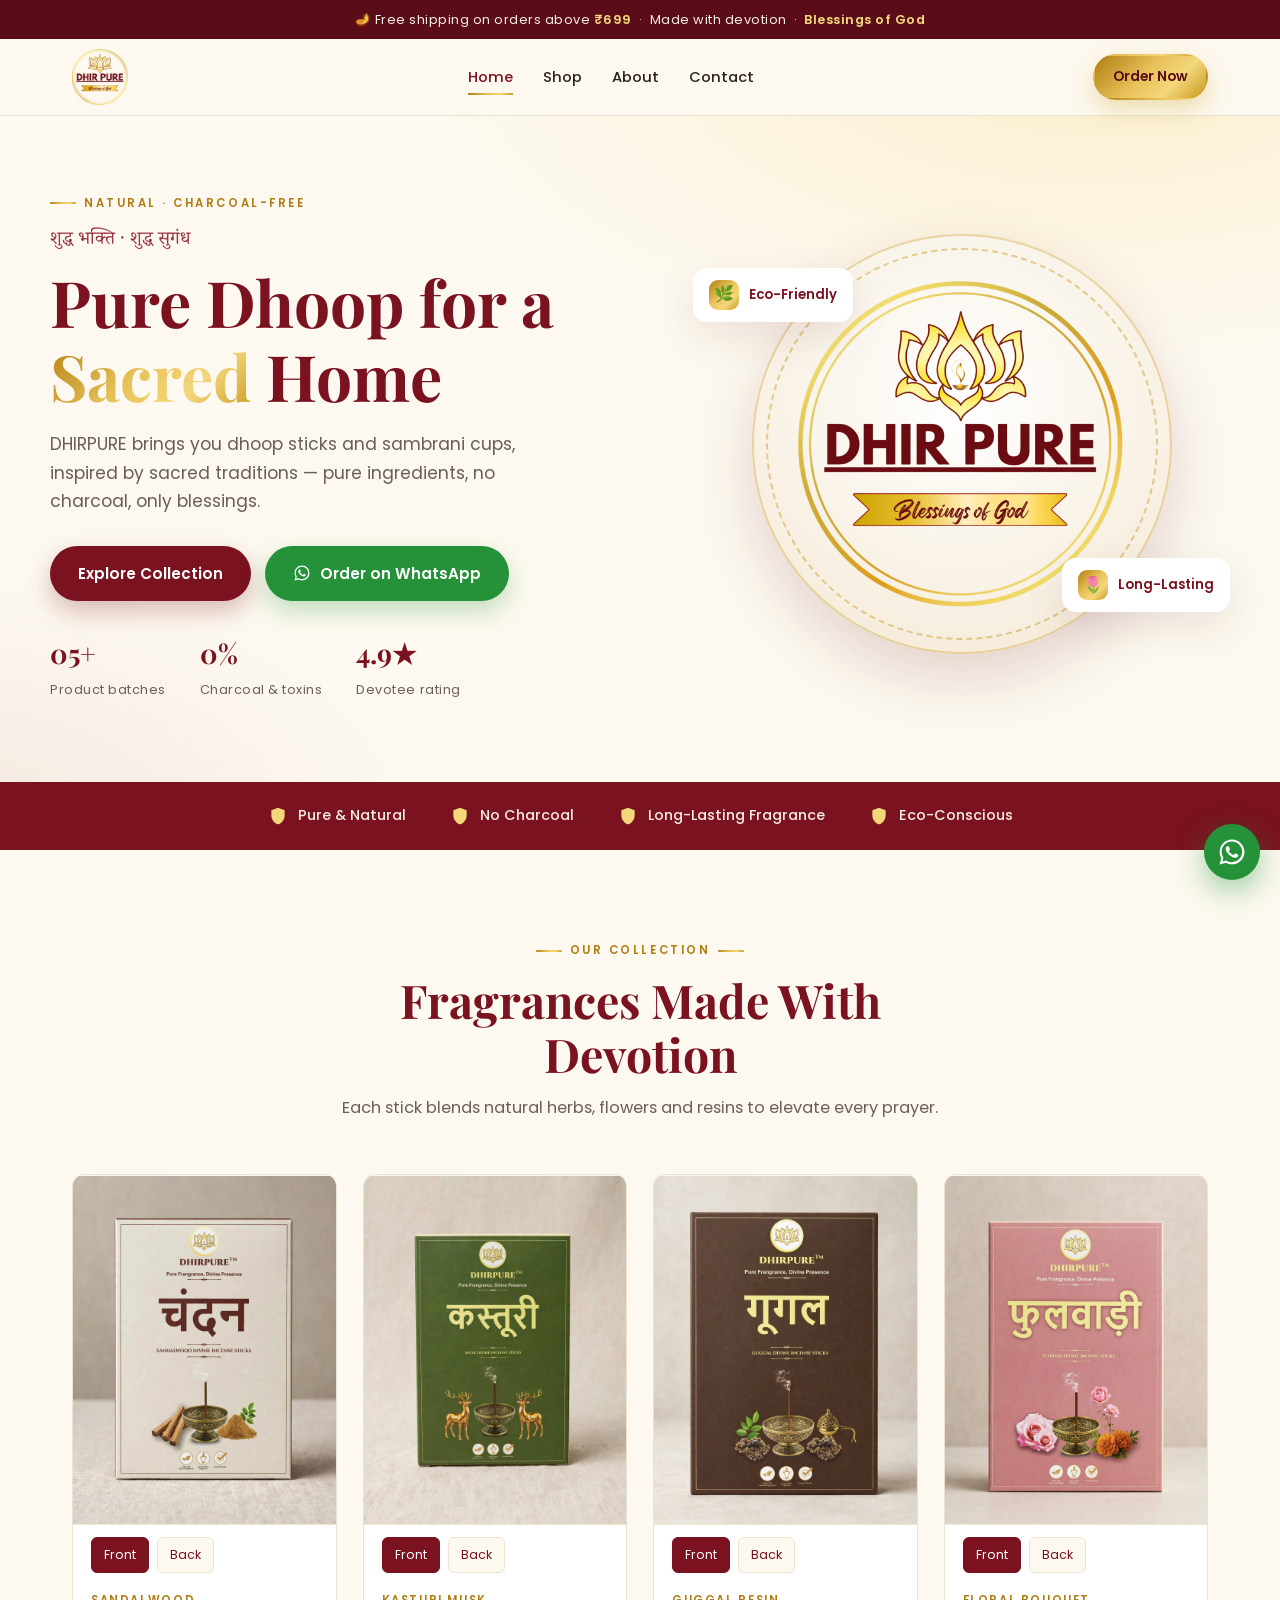
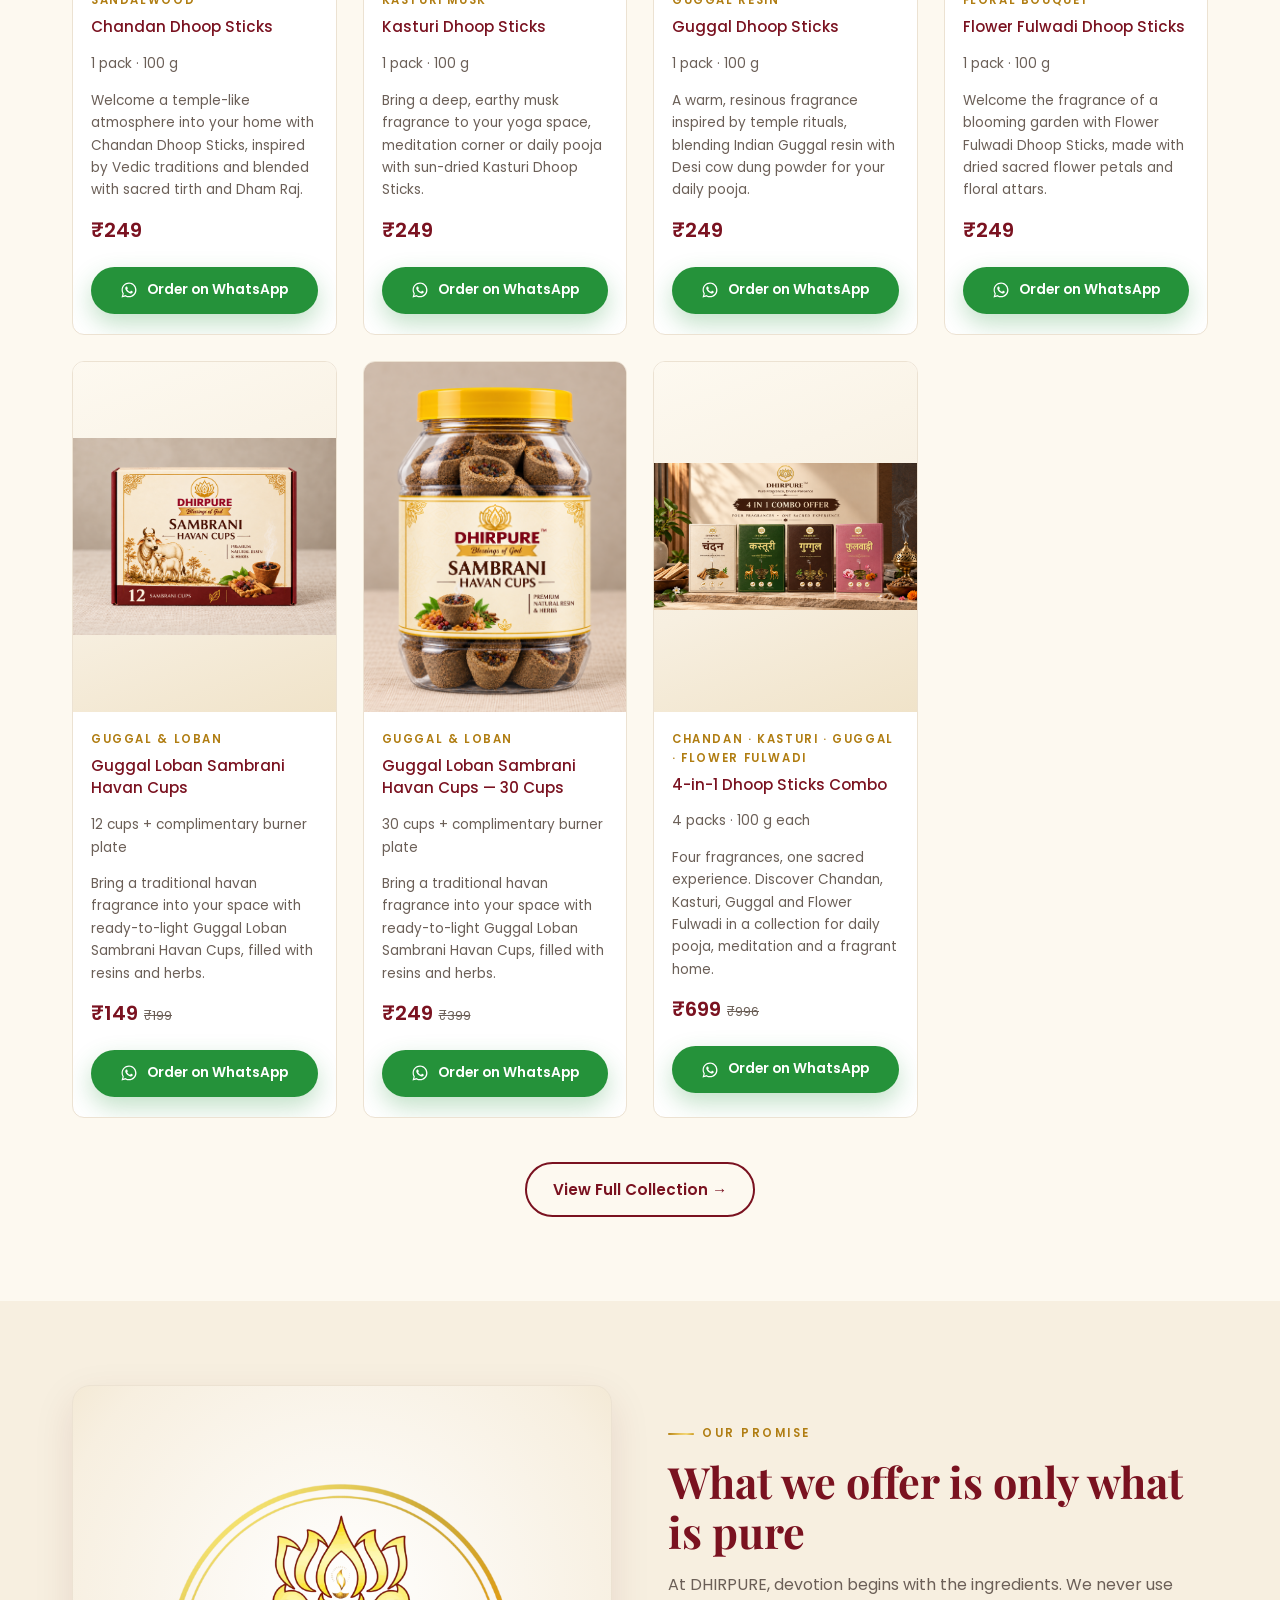
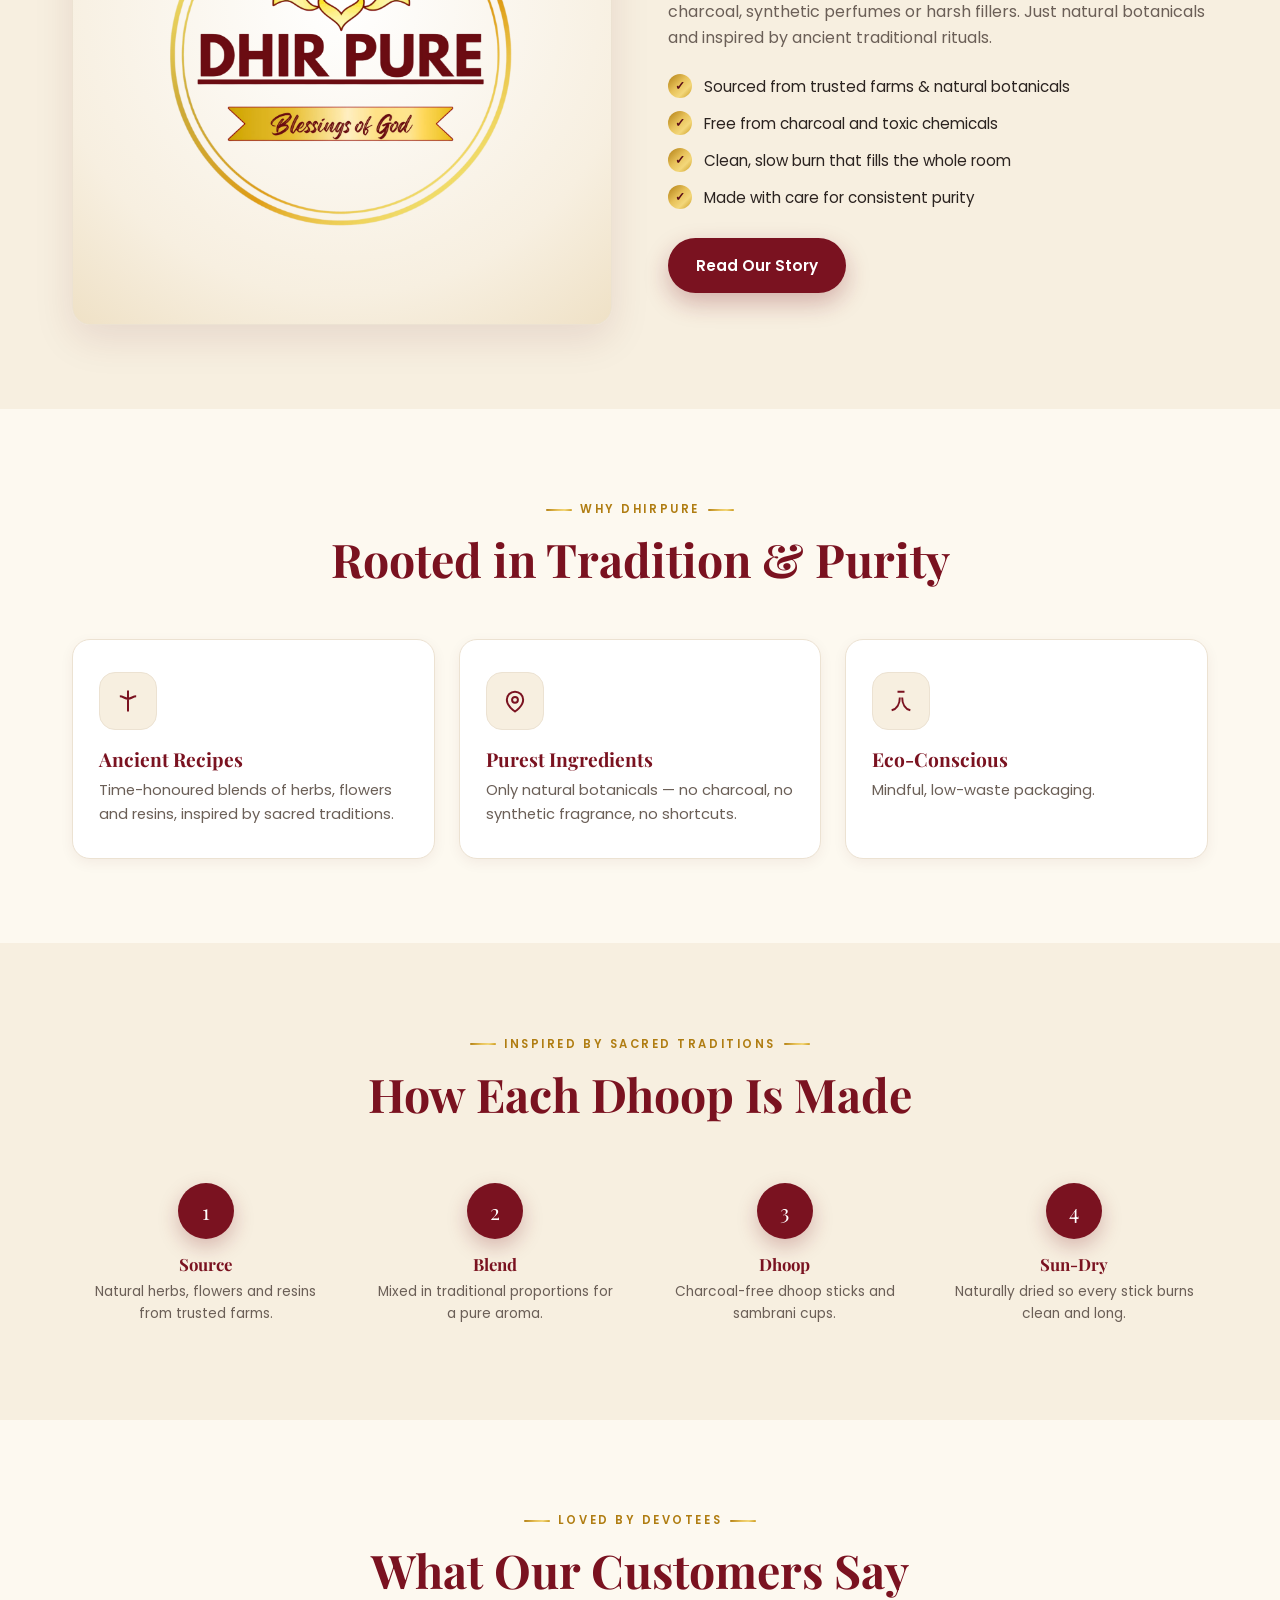
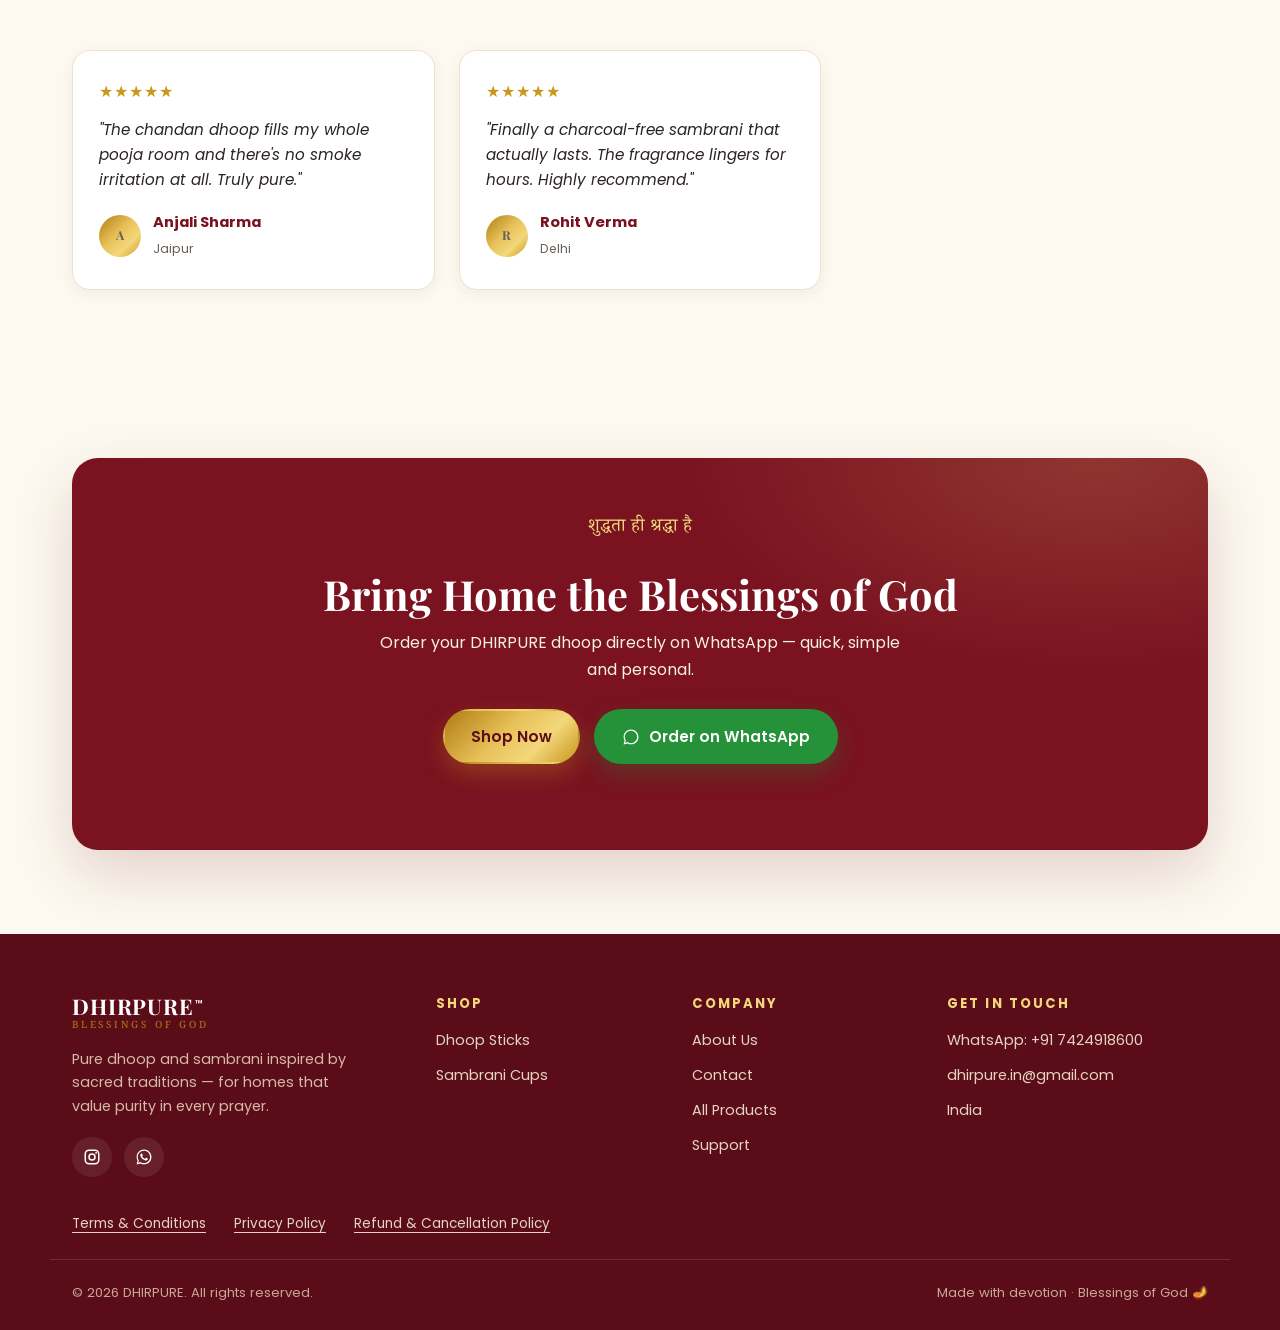
<file: index.html>
<!DOCTYPE html>
<html lang="en">
<head>
  <meta charset="UTF-8" />
  <meta name="viewport" content="width=device-width, initial-scale=1.0" />
  <title>DHIRPURE™ — Pure Dhoop & Sambrani | Blessings of God</title>
  <meta name="description" content="DHIRPURE offers 100% natural, charcoal-free dhoop sticks and sambrani cups. Inspired by tradition for a pure, sacred fragrance. Blessings of God." />
  <meta property="og:title" content="DHIRPURE™ — Blessings of God" />
  <meta property="og:description" content="Pure dhoop & sambrani, inspired by tradition." />
  <meta property="og:type" content="website" />
  <link rel="icon" href="assets/logo.png" />
  <link rel="preconnect" href="https://fonts.googleapis.com" />
  <link rel="preconnect" href="https://fonts.gstatic.com" crossorigin />
  <link href="https://fonts.googleapis.com/css2?family=Playfair+Display:wght@500;600;700&family=Poppins:wght@300;400;500;600&family=Noto+Serif+Devanagari:wght@500;600&display=swap" rel="stylesheet" />
  <link rel="stylesheet" href="styles.css" />
</head>
<body>

  <!-- Announcement -->
  <div class="topbar">🪔 Free shipping on orders above <strong>₹699</strong> &nbsp;·&nbsp; Made with devotion &nbsp;·&nbsp; <strong>Blessings of God</strong></div>

  <!-- Header -->
  <header class="header">
    <div class="container nav">
      <a class="brand" href="index.html" aria-label="DHIRPURE home">
        <img class="brand-logo" src="assets/logo.png" alt="DHIRPURE — Blessings of God" />
      </a>
      <nav class="nav-links" aria-label="Primary">
        <a href="index.html" class="active">Home</a>
        <a href="shop.html">Shop</a>
        <a href="about.html">About</a>
        <a href="contact.html">Contact</a>
      </nav>
      <div class="nav-cta">
        <a class="btn btn-gold btn-sm btn-text" data-wa="Namaste DHIRPURE 🙏, I'd like to place an order.">Order Now</a>
        <button class="nav-toggle" aria-label="Menu"><span></span><span></span><span></span></button>
      </div>
    </div>
  </header>

  <!-- Hero -->
  <section class="hero">
    <div class="container hero-grid">
      <div class="hero-copy">
        <span class="eyebrow">Natural · Charcoal-Free</span>
        <p class="hero-sanskrit">शुद्ध भक्ति · शुद्ध सुगंध</p>
        <h1>Pure Dhoop for a <span class="gold">Sacred</span> Home</h1>
        <p class="lead">DHIRPURE brings you dhoop sticks and sambrani cups, inspired by sacred traditions — pure ingredients, no charcoal, only blessings.</p>
        <div class="hero-actions">
          <a class="btn btn-primary" href="shop.html">Explore Collection</a>
          <a class="btn btn-wa" data-wa="Namaste DHIRPURE 🙏, I'd like to place an order.">
            <svg class="wa-ico" viewBox="0 0 24 24"><path d="M12.04 2C6.58 2 2.13 6.45 2.13 11.91c0 1.75.46 3.45 1.32 4.95L2 22l5.25-1.38c1.45.79 3.08 1.21 4.79 1.21 5.46 0 9.91-4.45 9.91-9.91C21.95 6.45 17.5 2 12.04 2zm0 18.13c-1.52 0-3.01-.41-4.3-1.18l-.31-.18-3.12.82.83-3.04-.2-.31a8.2 8.2 0 0 1-1.26-4.36c0-4.54 3.7-8.23 8.25-8.23 2.2 0 4.27.86 5.82 2.42a8.18 8.18 0 0 1 2.41 5.82c0 4.54-3.7 8.24-8.24 8.24zm4.52-6.16c-.25-.12-1.47-.72-1.69-.81-.23-.08-.39-.12-.56.12-.16.25-.64.81-.78.97-.14.17-.29.19-.54.06-.25-.12-1.05-.39-1.99-1.23-.74-.66-1.23-1.47-1.38-1.72-.14-.25-.02-.38.11-.5.11-.11.25-.29.37-.43.12-.14.16-.25.25-.41.08-.17.04-.31-.02-.43-.06-.12-.56-1.34-.76-1.84-.2-.48-.41-.42-.56-.43h-.48c-.17 0-.43.06-.66.31-.23.25-.86.85-.86 2.07 0 1.22.89 2.4 1.01 2.57.12.17 1.75 2.67 4.23 3.74.59.26 1.05.41 1.41.52.59.19 1.13.16 1.56.1.48-.07 1.47-.6 1.68-1.18.21-.58.21-1.07.14-1.18-.06-.1-.22-.16-.47-.28z"/></svg>
            Order on WhatsApp
          </a>
        </div>
        <div class="hero-stats">
          <div class="stat"><b>05+</b><span>Product batches</span></div>
          <div class="stat"><b>0%</b><span>Charcoal &amp; toxins</span></div>
          <div class="stat"><b>4.9★</b><span>Devotee rating</span></div>
        </div>
      </div>
      <div class="hero-art">
        <div class="hero-medallion">
          <img src="assets/logo.png" alt="DHIRPURE logo" onerror="this.style.display='none'" />
        </div>
        <div class="hero-badge b1"><span class="dot">🌿</span> Eco-Friendly</div>
        <div class="hero-badge b2"><span class="dot">🌷</span> Long-Lasting</div>
      </div>
    </div>
  </section>

  <!-- Trust strip -->
  <div class="trust">
    <div class="container">
      <div class="item"><svg viewBox="0 0 24 24"><path d="M12 2 4 5v6c0 5 3.4 9.7 8 11 4.6-1.3 8-6 8-11V5l-8-3z"/></svg> Pure &amp; Natural</div>
      <div class="item"><svg viewBox="0 0 24 24"><path d="M12 2 4 5v6c0 5 3.4 9.7 8 11 4.6-1.3 8-6 8-11V5l-8-3z"/></svg> No Charcoal</div>
      <div class="item"><svg viewBox="0 0 24 24"><path d="M12 2 4 5v6c0 5 3.4 9.7 8 11 4.6-1.3 8-6 8-11V5l-8-3z"/></svg> Long-Lasting Fragrance</div>
      <div class="item"><svg viewBox="0 0 24 24"><path d="M12 2 4 5v6c0 5 3.4 9.7 8 11 4.6-1.3 8-6 8-11V5l-8-3z"/></svg> Eco-Conscious</div>
    </div>
  </div>

  <!-- Featured products -->
  <section class="section">
    <div class="container">
      <div class="section-head reveal">
        <span class="eyebrow center" style="display:inline-flex">Our Collection</span>
        <h2>Fragrances Made With Devotion</h2>
        <p>Each stick blends natural herbs, flowers and resins to elevate every prayer.</p>
      </div>
      <div class="product-grid" id="featured-grid"><!-- rendered by script.js --></div>
      <div style="text-align:center; margin-top:44px" class="reveal">
        <a class="btn btn-outline" href="shop.html">View Full Collection →</a>
      </div>
    </div>
  </section>

  <!-- Story split -->
  <section class="section" style="background:var(--cream-2)">
    <div class="container split">
      <div class="split-art reveal">
        <img src="assets/logo.png" alt="DHIRPURE" onerror="this.style.display='none'" />
      </div>
      <div class="split-copy reveal">
        <span class="eyebrow">Our Promise</span>
        <h2>What we offer is only what is pure</h2>
        <p>At DHIRPURE, devotion begins with the ingredients. We never use charcoal, synthetic perfumes or harsh fillers. Just natural botanicals and inspired by ancient traditional rituals.</p>
        <ul class="tick-list">
          <li><span class="tk">✓</span> Sourced from trusted farms &amp; natural botanicals</li>
          <li><span class="tk">✓</span> Free from charcoal and toxic chemicals</li>
          <li><span class="tk">✓</span> Clean, slow burn that fills the whole room</li>
          <li><span class="tk">✓</span> Made with care for consistent purity</li>
        </ul>
        <a class="btn btn-primary" href="about.html">Read Our Story</a>
      </div>
    </div>
  </section>

  <!-- Values -->
  <section class="section">
    <div class="container">
      <div class="section-head reveal">
        <span class="eyebrow center" style="display:inline-flex">Why DHIRPURE</span>
        <h2>Rooted in Tradition &amp; Purity</h2>
      </div>
      <div class="values-grid">
        <div class="value-card reveal">
          <div class="value-ico"><svg viewBox="0 0 24 24"><path d="M12 3v18M5 8c3 0 4 2 7 2s4-2 7-2"/></svg></div>
          <h3>Ancient Recipes</h3>
          <p>Time-honoured blends of herbs, flowers and resins, inspired by sacred traditions.</p>
        </div>
        <div class="value-card reveal">
          <div class="value-ico"><svg viewBox="0 0 24 24"><path d="M12 21s-7-4.4-7-10a7 7 0 0 1 14 0c0 5.6-7 10-7 10z"/><circle cx="12" cy="11" r="2.5"/></svg></div>
          <h3>Purest Ingredients</h3>
          <p>Only natural botanicals — no charcoal, no synthetic fragrance, no shortcuts.</p>
        </div>
        <div class="value-card reveal">
          <div class="value-ico"><svg viewBox="0 0 24 24"><path d="M4 20c4-1 7-5 7-11M20 20c-4-1-7-5-7-11M9 4h6"/></svg></div>
          <h3>Eco-Conscious</h3>
          <p>Mindful, low-waste packaging.</p>
        </div>
      </div>
    </div>
  </section>

  <!-- Process steps -->
  <section class="section" style="background:var(--cream-2)">
    <div class="container">
      <div class="section-head reveal">
        <span class="eyebrow center" style="display:inline-flex">Inspired by Sacred Traditions</span>
        <h2>How Each Dhoop Is Made</h2>
      </div>
      <div class="steps">
        <div class="step reveal"><div class="num">1</div><h3>Source</h3><p>Natural herbs, flowers and resins from trusted farms.</p></div>
        <div class="step reveal"><div class="num">2</div><h3>Blend</h3><p>Mixed in traditional proportions for a pure aroma.</p></div>
        <div class="step reveal"><div class="num">3</div><h3>Dhoop</h3><p>Charcoal-free dhoop sticks and sambrani cups.</p></div>
        <div class="step reveal"><div class="num">4</div><h3>Sun-Dry</h3><p>Naturally dried so every stick burns clean and long.</p></div>
      </div>
    </div>
  </section>

  <!-- Testimonials -->
  <section class="section">
    <div class="container">
      <div class="section-head reveal">
        <span class="eyebrow center" style="display:inline-flex">Loved by Devotees</span>
        <h2>What Our Customers Say</h2>
      </div>
      <div class="testi-grid">
        <div class="testi reveal">
          <div class="stars">★★★★★</div>
          <p>"The chandan dhoop fills my whole pooja room and there's no smoke irritation at all. Truly pure."</p>
          <div class="who"><span class="av">A</span><div><b>Anjali Sharma</b><span>Jaipur</span></div></div>
        </div>
        <div class="testi reveal">
          <div class="stars">★★★★★</div>
          <p>"Finally a charcoal-free sambrani that actually lasts. The fragrance lingers for hours. Highly recommend."</p>
          <div class="who"><span class="av">R</span><div><b>Rohit Verma</b><span>Delhi</span></div></div>
        </div>
      </div>
    </div>
  </section>

  <!-- CTA band -->
  <section class="section">
    <div class="container">
      <div class="cta-band reveal">
        <p class="hero-sanskrit" style="color:var(--gold-light)">शुद्धता ही श्रद्धा है</p>
        <h2>Bring Home the Blessings of God</h2>
        <p>Order your DHIRPURE dhoop directly on WhatsApp — quick, simple and personal.</p>
        <div class="hero-actions">
          <a class="btn btn-gold" href="shop.html">Shop Now</a>
          <a class="btn btn-wa" data-wa="Namaste DHIRPURE 🙏, I'd like to place an order.">
            <svg class="wa-ico" viewBox="0 0 24 24"><path d="M12.04 2C6.58 2 2.13 6.45 2.13 11.91c0 1.75.46 3.45 1.32 4.95L2 22l5.25-1.38c1.45.79 3.08 1.21 4.79 1.21 5.46 0 9.91-4.45 9.91-9.91C21.95 6.45 17.5 2 12.04 2zm0 18.13c-1.52 0-3.01-.41-4.3-1.18l-.31-.18-3.12.82.83-3.04-.2-.31a8.2 8.2 0 0 1-1.26-4.36c0-4.54 3.7-8.23 8.25-8.23 2.2 0 4.27.86 5.82 2.42a8.18 8.18 0 0 1 2.41 5.82c0 4.54-3.7 8.24-8.24 8.24z"/></svg>
            Order on WhatsApp
          </a>
        </div>
      </div>
    </div>
  </section>

  <!-- Footer -->
  <footer class="footer">
    <div class="container footer-grid">
      <div class="footer-about">
        <div class="brand"><span class="brand-text"><b>DHIRPURE<sup class="trademark">™</sup></b><span>Blessings of God</span></span></div>
        <p>Pure dhoop and sambrani inspired by sacred traditions — for homes that value purity in every prayer.</p>
        <div class="socials">
          <a href="https://www.instagram.com/dhirpure.in" target="_blank" rel="noopener noreferrer" aria-label="Instagram"><svg viewBox="0 0 24 24" aria-hidden="true"><rect x="3" y="3" width="18" height="18" rx="5" fill="none" stroke="currentColor" stroke-width="2"/><circle cx="12" cy="12" r="4" fill="none" stroke="currentColor" stroke-width="2"/><circle cx="17.5" cy="6.5" r="1.2" fill="currentColor"/></svg></a>
          <a data-wa="Namaste DHIRPURE 🙏" aria-label="WhatsApp"><svg viewBox="0 0 24 24" aria-hidden="true"><path d="M12.04 2C6.58 2 2.13 6.45 2.13 11.91c0 1.75.46 3.45 1.32 4.95L2 22l5.25-1.38c1.45.79 3.08 1.21 4.79 1.21 5.46 0 9.91-4.45 9.91-9.91C21.95 6.45 17.5 2 12.04 2zm0 18.13c-1.52 0-3.01-.41-4.3-1.18l-.31-.18-3.12.82.83-3.04-.2-.31a8.2 8.2 0 0 1-1.26-4.36c0-4.54 3.7-8.23 8.25-8.23 2.2 0 4.27.86 5.82 2.42a8.18 8.18 0 0 1 2.41 5.82c0 4.54-3.7 8.24-8.24 8.24zm4.52-6.16c-.25-.12-1.47-.72-1.69-.81-.23-.08-.39-.12-.56.12-.16.25-.64.81-.78.97-.14.17-.29.19-.54.06-.25-.12-1.05-.39-1.99-1.23-.74-.66-1.23-1.47-1.38-1.72-.14-.25-.02-.38.11-.5.11-.11.25-.29.37-.43.12-.14.16-.25.25-.41.08-.17.04-.31-.02-.43-.06-.12-.56-1.34-.76-1.84-.2-.48-.41-.42-.56-.43h-.48c-.17 0-.43.06-.66.31-.23.25-.86.85-.86 2.07 0 1.22.89 2.4 1.01 2.57.12.17 1.75 2.67 4.23 3.74.59.26 1.05.41 1.41.52.59.19 1.13.16 1.56.1.48-.07 1.47-.6 1.68-1.18.21-.58.21-1.07.14-1.18-.06-.1-.22-.16-.47-.28z"/></svg></a>
        </div>
      </div>
      <div>
        <h4>Shop</h4>
        <div class="footer-links">
          <a href="shop.html">Dhoop Sticks</a>
          <a href="shop.html">Sambrani Cups</a>
        </div>
      </div>
      <div>
        <h4>Company</h4>
        <div class="footer-links">
          <a href="about.html">About Us</a>
          <a href="contact.html">Contact</a>
          <a href="shop.html">All Products</a>
          <a data-wa="Namaste DHIRPURE 🙏, I have a question.">Support</a>
        </div>
      </div>
      <div>
        <h4>Get in Touch</h4>
        <div class="footer-links">
          <a data-wa="Namaste DHIRPURE 🙏">WhatsApp: +91 7424918600</a>
          <a href="mailto:dhirpure.in@gmail.com">dhirpure.in@gmail.com</a>
          <a href="contact.html">India</a>
        </div>
      </div>
    </div>
    <nav class="container footer-policies" aria-label="Policies">
      <a href="terms-and-conditions.html">Terms &amp; Conditions</a>
      <a href="privacy-policy.html">Privacy Policy</a>
      <a href="refund-and-cancellation-policy.html">Refund &amp; Cancellation Policy</a>
    </nav>
    <div class="container footer-bottom">
      <span>© <span id="year">2026</span> DHIRPURE. All rights reserved.</span>
      <span>Made with devotion · Blessings of God 🪔</span>
    </div>
  </footer>

  <!-- Floating WhatsApp -->
  <a class="wa-float" data-wa="Namaste DHIRPURE 🙏, I'd like to place an order." aria-label="Chat on WhatsApp">
    <svg viewBox="0 0 24 24"><path d="M12.04 2C6.58 2 2.13 6.45 2.13 11.91c0 1.75.46 3.45 1.32 4.95L2 22l5.25-1.38c1.45.79 3.08 1.21 4.79 1.21 5.46 0 9.91-4.45 9.91-9.91C21.95 6.45 17.5 2 12.04 2zm0 18.13c-1.52 0-3.01-.41-4.3-1.18l-.31-.18-3.12.82.83-3.04-.2-.31a8.2 8.2 0 0 1-1.26-4.36c0-4.54 3.7-8.23 8.25-8.23 2.2 0 4.27.86 5.82 2.42a8.18 8.18 0 0 1 2.41 5.82c0 4.54-3.7 8.24-8.24 8.24zm4.52-6.16c-.25-.12-1.47-.72-1.69-.81-.23-.08-.39-.12-.56.12-.16.25-.64.81-.78.97-.14.17-.29.19-.54.06-.25-.12-1.05-.39-1.99-1.23-.74-.66-1.23-1.47-1.38-1.72-.14-.25-.02-.38.11-.5.11-.11.25-.29.37-.43.12-.14.16-.25.25-.41.08-.17.04-.31-.02-.43-.06-.12-.56-1.34-.76-1.84-.2-.48-.41-.42-.56-.43h-.48c-.17 0-.43.06-.66.31-.23.25-.86.85-.86 2.07 0 1.22.89 2.4 1.01 2.57.12.17 1.75 2.67 4.23 3.74.59.26 1.05.41 1.41.52.59.19 1.13.16 1.56.1.48-.07 1.47-.6 1.68-1.18.21-.58.21-1.07.14-1.18-.06-.1-.22-.16-.47-.28z"/></svg>
  </a>

  <script src="script.js"></script>
</body>
</html>
</file>
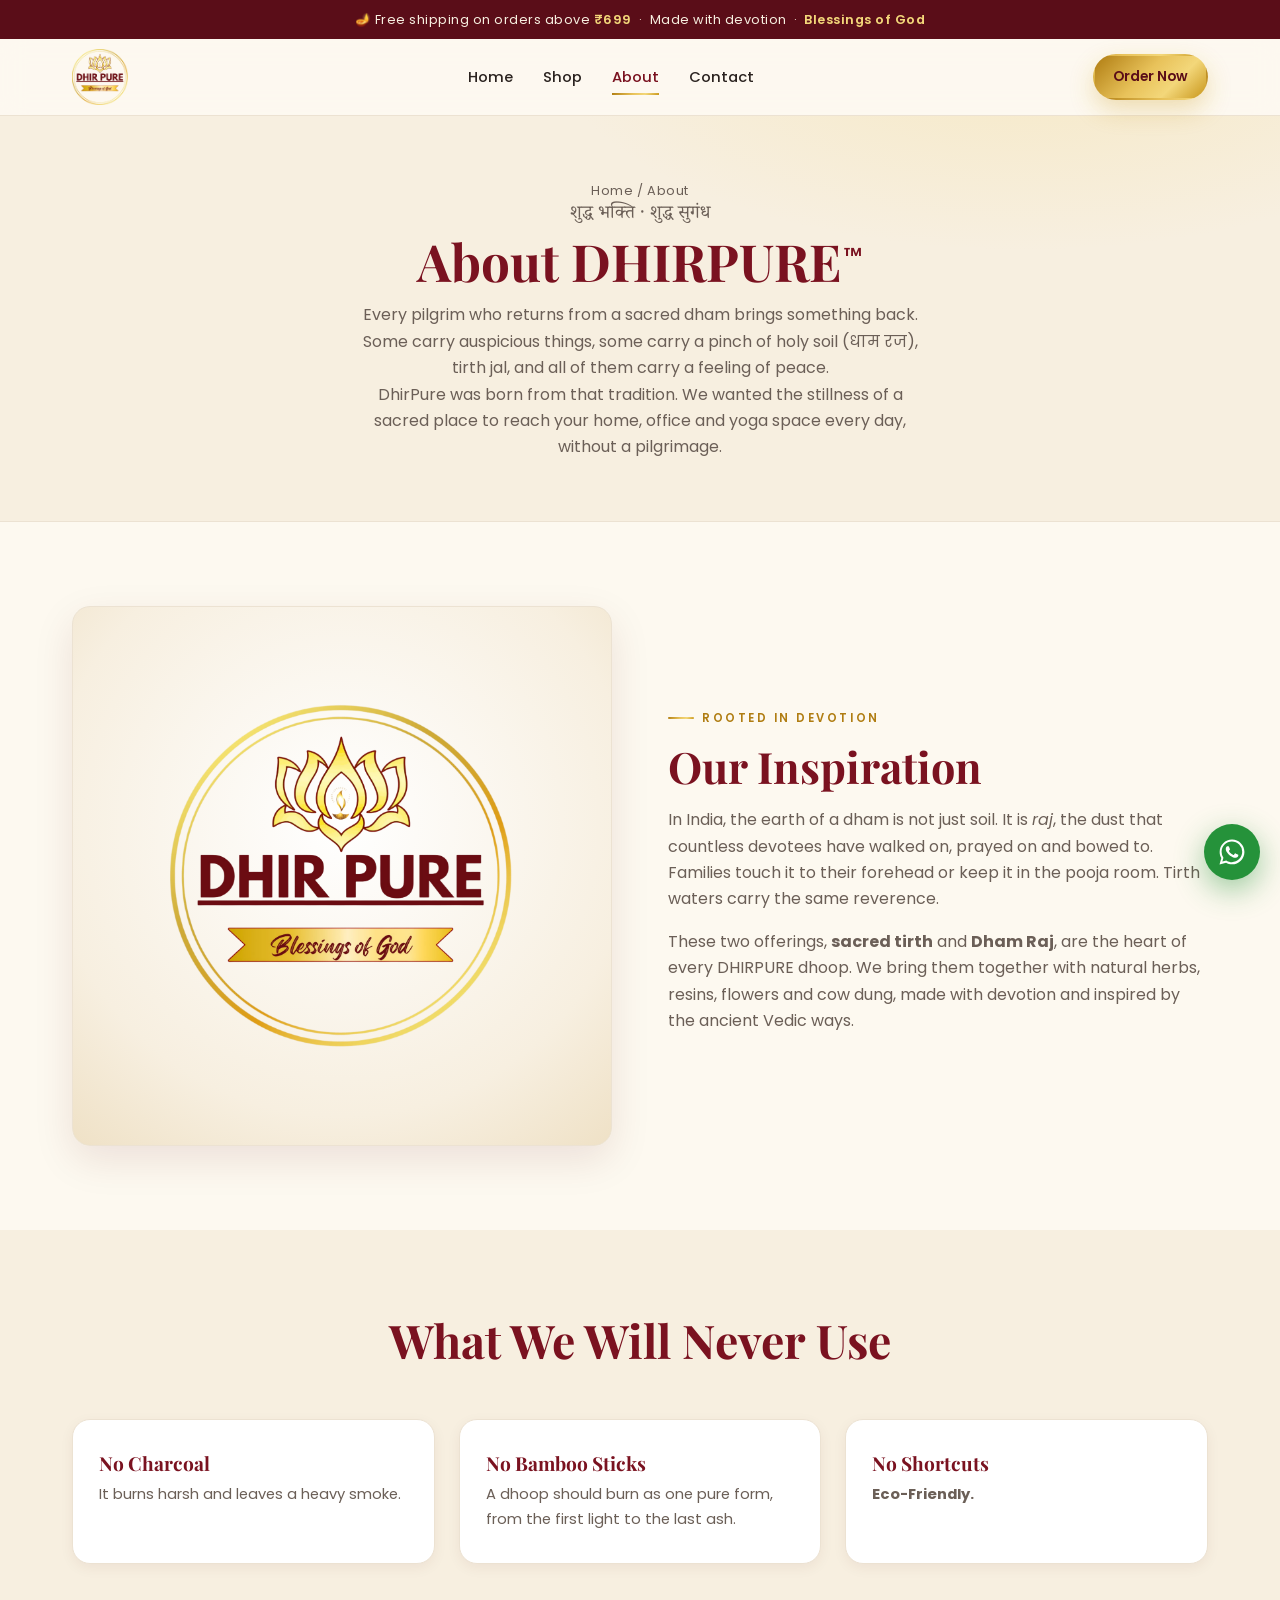
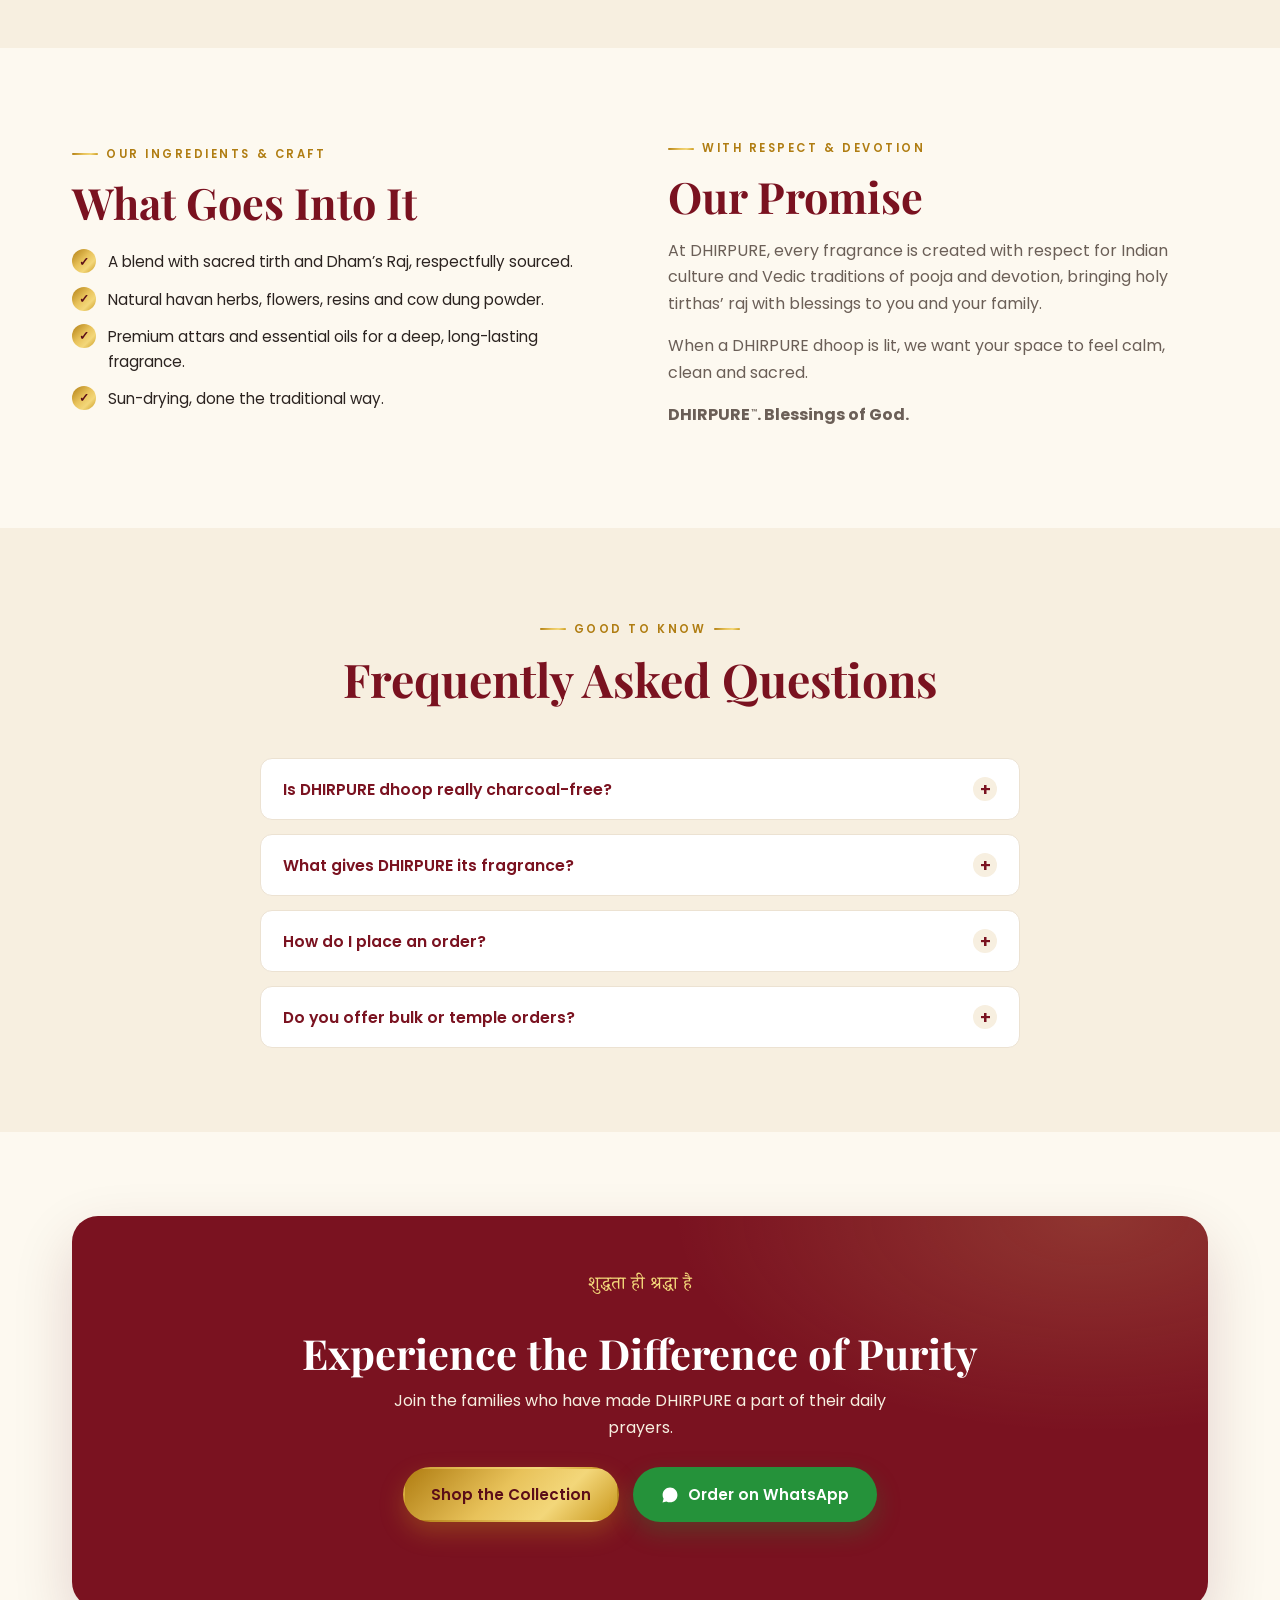
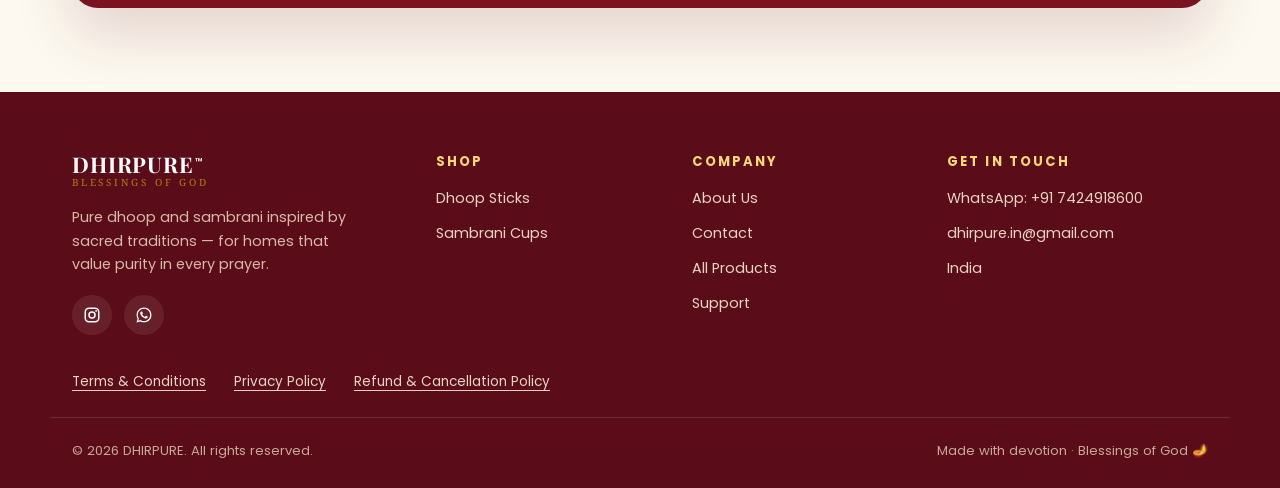
<file: about.html>
<!DOCTYPE html>
<html lang="en">
<head>
  <meta charset="UTF-8" />
  <meta name="viewport" content="width=device-width, initial-scale=1.0" />
  <title>About — DHIRPURE™ | Pure Dhoop</title>
  <meta name="description" content="Discover DHIRPURE: dhoop inspired by sacred tirth and Dham Raj, crafted with natural ingredients and devotion to Indian culture and Vedic traditions." />
  <link rel="icon" href="assets/logo.png" />
  <link rel="preconnect" href="https://fonts.googleapis.com" />
  <link rel="preconnect" href="https://fonts.gstatic.com" crossorigin />
  <link href="https://fonts.googleapis.com/css2?family=Playfair+Display:wght@500;600;700&family=Poppins:wght@300;400;500;600&family=Noto+Serif+Devanagari:wght@500;600&display=swap" rel="stylesheet" />
  <link rel="stylesheet" href="styles.css" />
</head>
<body>

  <div class="topbar">🪔 Free shipping on orders above <strong>₹699</strong> &nbsp;·&nbsp; Made with devotion &nbsp;·&nbsp; <strong>Blessings of God</strong></div>

  <header class="header">
    <div class="container nav">
      <a class="brand" href="index.html" aria-label="DHIRPURE home">
        <img class="brand-logo" src="assets/logo.png" alt="DHIRPURE — Blessings of God" />
      </a>
      <nav class="nav-links" aria-label="Primary">
        <a href="index.html">Home</a>
        <a href="shop.html">Shop</a>
        <a href="about.html" class="active">About</a>
        <a href="contact.html">Contact</a>
      </nav>
      <div class="nav-cta">
        <a class="btn btn-gold btn-sm btn-text" data-wa="Namaste DHIRPURE 🙏, I'd like to place an order.">Order Now</a>
        <button class="nav-toggle" aria-label="Menu"><span></span><span></span><span></span></button>
      </div>
    </div>
  </header>

  <main>
  <section class="page-hero">
    <div class="container">
      <p class="crumbs"><a href="index.html">Home</a> / About</p>
      <p class="hero-sanskrit deva">शुद्ध भक्ति · शुद्ध सुगंध</p>
      <h1>About DHIRPURE<sup class="trademark">™</sup></h1>
      <p>Every pilgrim who returns from a sacred dham brings something back. Some carry auspicious things, some carry a pinch of holy soil (<span lang="hi">धाम रज</span>), tirth jal, and all of them carry a feeling of peace.</p>
      <p>DhirPure was born from that tradition. We wanted the stillness of a sacred place to reach your home, office and yoga space every day, without a pilgrimage.</p>
    </div>
  </section>

  <section class="section">
    <div class="container split">
      <div class="split-art reveal">
        <img src="assets/logo.png" alt="DHIRPURE — Blessings of God" />
      </div>
      <div class="split-copy reveal">
        <span class="eyebrow">Rooted in Devotion</span>
        <h2>Our Inspiration</h2>
        <p>In India, the earth of a dham is not just soil. It is <em>raj</em>, the dust that countless devotees have walked on, prayed on and bowed to. Families touch it to their forehead or keep it in the pooja room. Tirth waters carry the same reverence.</p>
        <p>These two offerings, <strong>sacred tirth</strong> and <strong>Dham Raj</strong>, are the heart of every DHIRPURE dhoop. We bring them together with natural herbs, resins, flowers and cow dung, made with devotion and inspired by the ancient Vedic ways.</p>
      </div>
    </div>
  </section>

  <section class="section" style="background:var(--cream-2)">
    <div class="container">
      <div class="section-head reveal">
        <h2>What We Will Never Use</h2>
      </div>
      <div class="values-grid">
        <div class="value-card reveal">
          <h3>No Charcoal</h3>
          <p>It burns harsh and leaves a heavy smoke.</p>
        </div>
        <div class="value-card reveal">
          <h3>No Bamboo Sticks</h3>
          <p>A dhoop should burn as one pure form, from the first light to the last ash.</p>
        </div>
        <div class="value-card reveal">
          <h3>No Shortcuts</h3>
          <p><strong>Eco-Friendly.</strong></p>
        </div>
      </div>
    </div>
  </section>

  <section class="section">
    <div class="container split">
      <div class="split-copy reveal">
        <span class="eyebrow">Our Ingredients &amp; Craft</span>
        <h2>What Goes Into It</h2>
        <ul class="tick-list">
          <li><span class="tk" aria-hidden="true">✓</span><span>A blend with sacred tirth and Dham’s Raj, respectfully sourced.</span></li>
          <li><span class="tk" aria-hidden="true">✓</span><span>Natural havan herbs, flowers, resins and cow dung powder.</span></li>
          <li><span class="tk" aria-hidden="true">✓</span><span>Premium attars and essential oils for a deep, long-lasting fragrance.</span></li>
          <li><span class="tk" aria-hidden="true">✓</span><span>Sun-drying, done the traditional way.</span></li>
        </ul>
      </div>
      <div class="split-copy reveal">
        <span class="eyebrow">With Respect &amp; Devotion</span>
        <h2>Our Promise</h2>
        <p>At DHIRPURE, every fragrance is created with respect for Indian culture and Vedic traditions of pooja and devotion, bringing holy tirthas’ raj with blessings to you and your family.</p>
        <p>When a DHIRPURE dhoop is lit, we want your space to feel calm, clean and sacred.</p>
        <p><strong>DHIRPURE<sup class="trademark">™</sup>. Blessings of God.</strong></p>
      </div>
    </div>
  </section>

  <!-- FAQ -->
  <section class="section" style="background:var(--cream-2)">
    <div class="container">
      <div class="section-head reveal">
        <span class="eyebrow center" style="display:inline-flex">Good to Know</span>
        <h2>Frequently Asked Questions</h2>
      </div>
      <div class="faq">
        <div class="faq-item">
          <button class="faq-q">Is DHIRPURE dhoop really charcoal-free? <span class="pm">+</span></button>
          <div class="faq-a"><p>Yes. Our dhoop contains no charcoal or bamboo sticks. We blend sacred tirth and Dham Raj with natural havan herbs, flowers, resins, cow dung powder, premium attars and essential oils.</p></div>
        </div>
        <div class="faq-item">
          <button class="faq-q">What gives DHIRPURE its fragrance? <span class="pm">+</span></button>
          <div class="faq-a"><p>We use premium attars and essential oils for a deep, long-lasting fragrance, alongside natural havan herbs, flowers and resins.</p></div>
        </div>
        <div class="faq-item">
          <button class="faq-q">How do I place an order? <span class="pm">+</span></button>
          <div class="faq-a"><p>The quickest way is WhatsApp — tap any "Order on WhatsApp" button and we'll confirm your order and delivery details personally.</p></div>
        </div>
        <div class="faq-item">
          <button class="faq-q">Do you offer bulk or temple orders? <span class="pm">+</span></button>
          <div class="faq-a"><p>Yes, we supply in bulk for homes, temples and gifting. Message us on WhatsApp for special pricing.</p></div>
        </div>
      </div>
    </div>
  </section>

  <!-- CTA -->
  <section class="section">
    <div class="container">
      <div class="cta-band reveal">
        <p class="hero-sanskrit" style="color:var(--gold-light)">शुद्धता ही श्रद्धा है</p>
        <h2>Experience the Difference of Purity</h2>
        <p>Join the families who have made DHIRPURE a part of their daily prayers.</p>
        <div class="hero-actions">
          <a class="btn btn-gold" href="shop.html">Shop the Collection</a>
          <a class="btn btn-wa" data-wa="Namaste DHIRPURE 🙏, I'd like to place an order.">
            <svg class="wa-ico" viewBox="0 0 24 24"><path d="M12.04 2C6.58 2 2.13 6.45 2.13 11.91c0 1.75.46 3.45 1.32 4.95L2 22l5.25-1.38c1.45.79 3.08 1.21 4.79 1.21 5.46 0 9.91-4.45 9.91-9.91C21.95 6.45 17.5 2 12.04 2z"/></svg>
            Order on WhatsApp
          </a>
        </div>
      </div>
    </div>
  </section>

  </main>

  <footer class="footer">
    <div class="container footer-grid">
      <div class="footer-about">
        <div class="brand"><span class="brand-text"><b>DHIRPURE<sup class="trademark">™</sup></b><span>Blessings of God</span></span></div>
        <p>Pure dhoop and sambrani inspired by sacred traditions — for homes that value purity in every prayer.</p>
        <div class="socials">
          <a href="https://www.instagram.com/dhirpure.in" target="_blank" rel="noopener noreferrer" aria-label="Instagram"><svg viewBox="0 0 24 24" aria-hidden="true"><rect x="3" y="3" width="18" height="18" rx="5" fill="none" stroke="currentColor" stroke-width="2"/><circle cx="12" cy="12" r="4" fill="none" stroke="currentColor" stroke-width="2"/><circle cx="17.5" cy="6.5" r="1.2" fill="currentColor"/></svg></a>
          <a data-wa="Namaste DHIRPURE 🙏" aria-label="WhatsApp"><svg viewBox="0 0 24 24" aria-hidden="true"><path d="M12.04 2C6.58 2 2.13 6.45 2.13 11.91c0 1.75.46 3.45 1.32 4.95L2 22l5.25-1.38c1.45.79 3.08 1.21 4.79 1.21 5.46 0 9.91-4.45 9.91-9.91C21.95 6.45 17.5 2 12.04 2zm0 18.13c-1.52 0-3.01-.41-4.3-1.18l-.31-.18-3.12.82.83-3.04-.2-.31a8.2 8.2 0 0 1-1.26-4.36c0-4.54 3.7-8.23 8.25-8.23 2.2 0 4.27.86 5.82 2.42a8.18 8.18 0 0 1 2.41 5.82c0 4.54-3.7 8.24-8.24 8.24zm4.52-6.16c-.25-.12-1.47-.72-1.69-.81-.23-.08-.39-.12-.56.12-.16.25-.64.81-.78.97-.14.17-.29.19-.54.06-.25-.12-1.05-.39-1.99-1.23-.74-.66-1.23-1.47-1.38-1.72-.14-.25-.02-.38.11-.5.11-.11.25-.29.37-.43.12-.14.16-.25.25-.41.08-.17.04-.31-.02-.43-.06-.12-.56-1.34-.76-1.84-.2-.48-.41-.42-.56-.43h-.48c-.17 0-.43.06-.66.31-.23.25-.86.85-.86 2.07 0 1.22.89 2.4 1.01 2.57.12.17 1.75 2.67 4.23 3.74.59.26 1.05.41 1.41.52.59.19 1.13.16 1.56.1.48-.07 1.47-.6 1.68-1.18.21-.58.21-1.07.14-1.18-.06-.1-.22-.16-.47-.28z"/></svg></a>
        </div>
      </div>
      <div>
        <h4>Shop</h4>
        <div class="footer-links">
          <a href="shop.html">Dhoop Sticks</a>
          <a href="shop.html">Sambrani Cups</a>
        </div>
      </div>
      <div>
        <h4>Company</h4>
        <div class="footer-links">
          <a href="about.html">About Us</a>
          <a href="contact.html">Contact</a>
          <a href="shop.html">All Products</a>
          <a data-wa="Namaste DHIRPURE 🙏, I have a question.">Support</a>
        </div>
      </div>
      <div>
        <h4>Get in Touch</h4>
        <div class="footer-links">
          <a data-wa="Namaste DHIRPURE 🙏">WhatsApp: +91 7424918600</a>
          <a href="mailto:dhirpure.in@gmail.com">dhirpure.in@gmail.com</a>
          <a href="contact.html">India</a>
        </div>
      </div>
    </div>
    <nav class="container footer-policies" aria-label="Policies">
      <a href="terms-and-conditions.html">Terms &amp; Conditions</a>
      <a href="privacy-policy.html">Privacy Policy</a>
      <a href="refund-and-cancellation-policy.html">Refund &amp; Cancellation Policy</a>
    </nav>
    <div class="container footer-bottom">
      <span>© <span id="year">2026</span> DHIRPURE. All rights reserved.</span>
      <span>Made with devotion · Blessings of God 🪔</span>
    </div>
  </footer>

  <a class="wa-float" data-wa="Namaste DHIRPURE 🙏, I'd like to place an order." aria-label="Chat on WhatsApp">
    <svg viewBox="0 0 24 24"><path d="M12.04 2C6.58 2 2.13 6.45 2.13 11.91c0 1.75.46 3.45 1.32 4.95L2 22l5.25-1.38c1.45.79 3.08 1.21 4.79 1.21 5.46 0 9.91-4.45 9.91-9.91C21.95 6.45 17.5 2 12.04 2zm0 18.13c-1.52 0-3.01-.41-4.3-1.18l-.31-.18-3.12.82.83-3.04-.2-.31a8.2 8.2 0 0 1-1.26-4.36c0-4.54 3.7-8.23 8.25-8.23 2.2 0 4.27.86 5.82 2.42a8.18 8.18 0 0 1 2.41 5.82c0 4.54-3.7 8.24-8.24 8.24zm4.52-6.16c-.25-.12-1.47-.72-1.69-.81-.23-.08-.39-.12-.56.12-.16.25-.64.81-.78.97-.14.17-.29.19-.54.06-.25-.12-1.05-.39-1.99-1.23-.74-.66-1.23-1.47-1.38-1.72-.14-.25-.02-.38.11-.5.11-.11.25-.29.37-.43.12-.14.16-.25.25-.41.08-.17.04-.31-.02-.43-.06-.12-.56-1.34-.76-1.84-.2-.48-.41-.42-.56-.43h-.48c-.17 0-.43.06-.66.31-.23.25-.86.85-.86 2.07 0 1.22.89 2.4 1.01 2.57.12.17 1.75 2.67 4.23 3.74.59.26 1.05.41 1.41.52.59.19 1.13.16 1.56.1.48-.07 1.47-.6 1.68-1.18.21-.58.21-1.07.14-1.18-.06-.1-.22-.16-.47-.28z"/></svg>
  </a>

  <script src="script.js"></script>
</body>
</html>
</file>
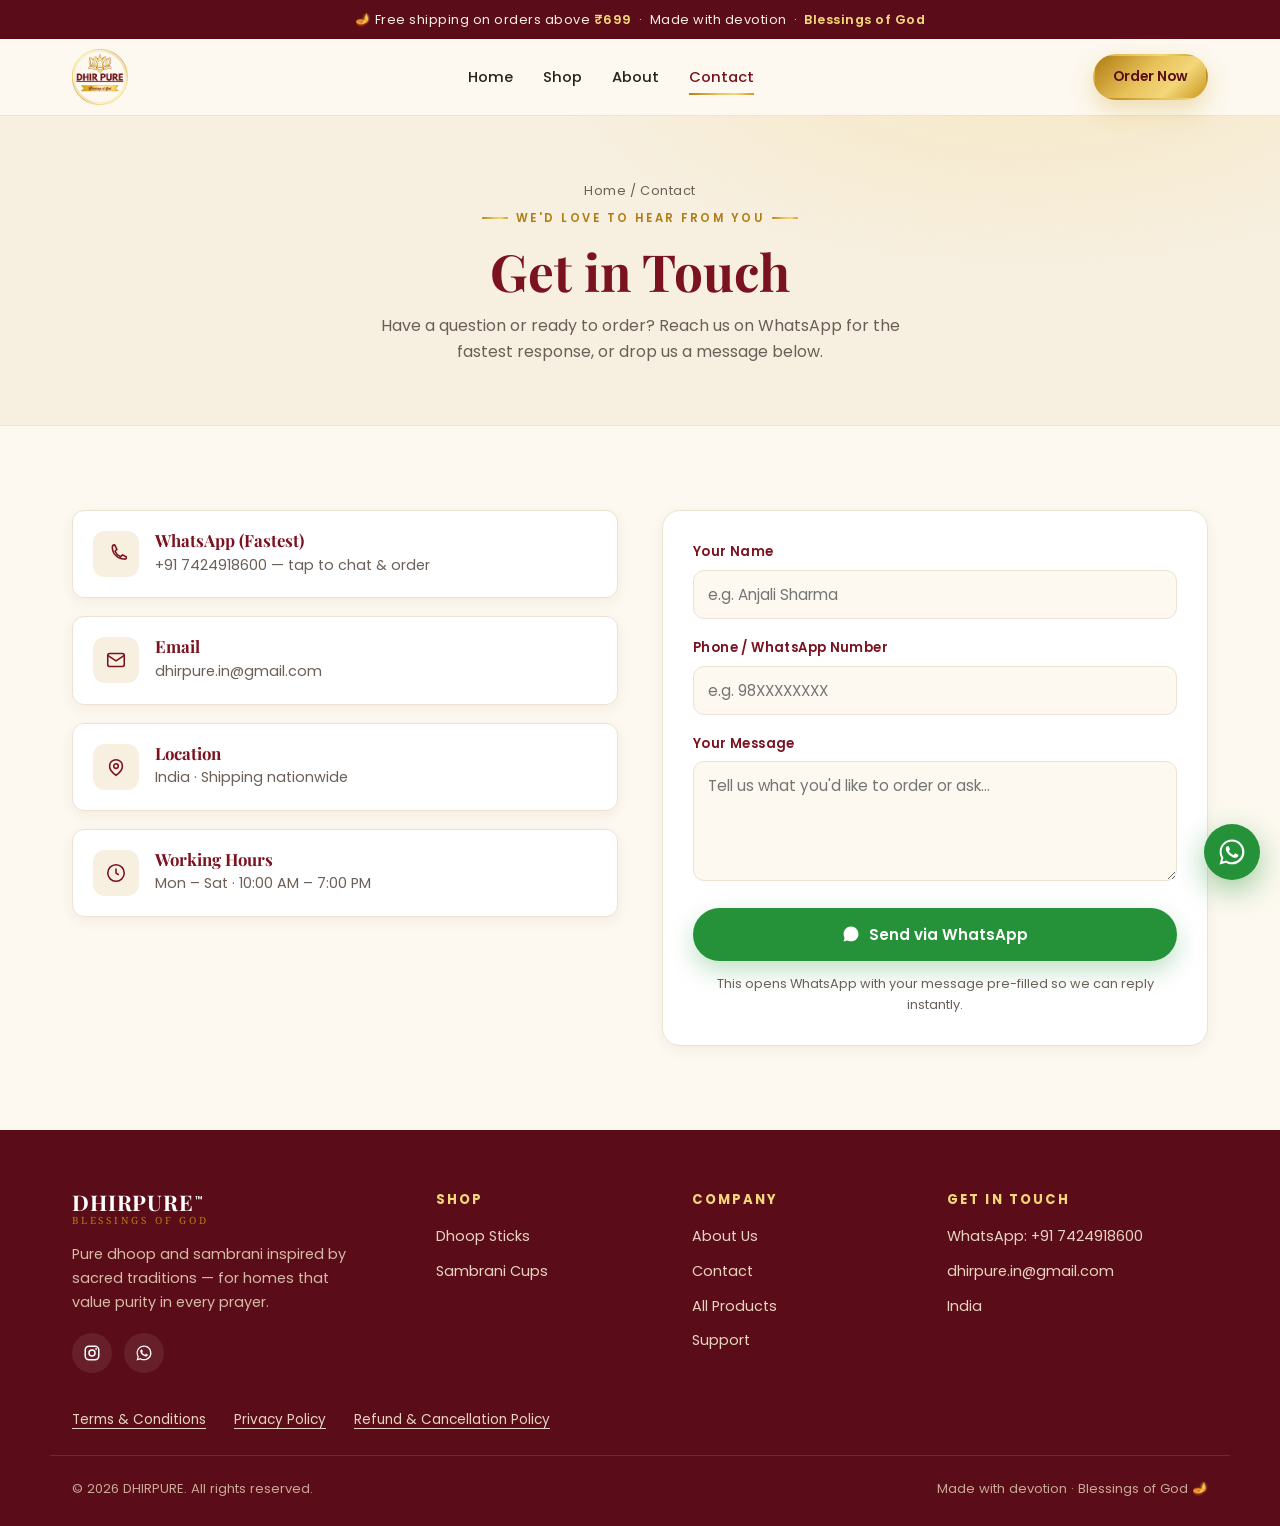
<file: contact.html>
<!DOCTYPE html>
<html lang="en">
<head>
  <meta charset="UTF-8" />
  <meta name="viewport" content="width=device-width, initial-scale=1.0" />
  <title>Contact — DHIRPURE™ | Order on WhatsApp</title>
  <meta name="description" content="Get in touch with DHIRPURE. Order our pure dhoop and sambrani on WhatsApp, or send us a message." />
  <link rel="icon" href="assets/logo.png" />
  <link rel="preconnect" href="https://fonts.googleapis.com" />
  <link rel="preconnect" href="https://fonts.gstatic.com" crossorigin />
  <link href="https://fonts.googleapis.com/css2?family=Playfair+Display:wght@500;600;700&family=Poppins:wght@300;400;500;600&family=Noto+Serif+Devanagari:wght@500;600&display=swap" rel="stylesheet" />
  <link rel="stylesheet" href="styles.css" />
</head>
<body>

  <div class="topbar">🪔 Free shipping on orders above <strong>₹699</strong> &nbsp;·&nbsp; Made with devotion &nbsp;·&nbsp; <strong>Blessings of God</strong></div>

  <header class="header">
    <div class="container nav">
      <a class="brand" href="index.html" aria-label="DHIRPURE home">
        <img class="brand-logo" src="assets/logo.png" alt="DHIRPURE — Blessings of God" />
      </a>
      <nav class="nav-links" aria-label="Primary">
        <a href="index.html">Home</a>
        <a href="shop.html">Shop</a>
        <a href="about.html">About</a>
        <a href="contact.html" class="active">Contact</a>
      </nav>
      <div class="nav-cta">
        <a class="btn btn-gold btn-sm btn-text" data-wa="Namaste DHIRPURE 🙏, I'd like to place an order.">Order Now</a>
        <button class="nav-toggle" aria-label="Menu"><span></span><span></span><span></span></button>
      </div>
    </div>
  </header>

  <section class="page-hero">
    <div class="container">
      <p class="crumbs"><a href="index.html">Home</a> / Contact</p>
      <span class="eyebrow center" style="display:inline-flex">We'd Love to Hear From You</span>
      <h1>Get in Touch</h1>
      <p>Have a question or ready to order? Reach us on WhatsApp for the fastest response, or drop us a message below.</p>
    </div>
  </section>

  <section class="section">
    <div class="container contact-grid">
      <!-- Info -->
      <div class="contact-info reveal">
        <a class="info-card" data-wa="Namaste DHIRPURE 🙏, I'd like to place an order.">
          <span class="ico"><svg viewBox="0 0 24 24"><path d="M21 15.5a13 13 0 0 1-13-13A2.5 2.5 0 0 1 10.5 0L13 5l-2 2a11 11 0 0 0 6 6l2-2 5 2.5A2.5 2.5 0 0 1 21 15.5z" transform="translate(0 2)"/></svg></span>
          <div><h4>WhatsApp (Fastest)</h4><p>+91 7424918600 — tap to chat &amp; order</p></div>
        </a>
        <a class="info-card" href="mailto:dhirpure.in@gmail.com">
          <span class="ico"><svg viewBox="0 0 24 24"><rect x="3" y="5" width="18" height="14" rx="2"/><path d="m3 7 9 6 9-6"/></svg></span>
          <div><h4>Email</h4><p>dhirpure.in@gmail.com</p></div>
        </a>
        <div class="info-card">
          <span class="ico"><svg viewBox="0 0 24 24"><path d="M12 21s-7-4.4-7-10a7 7 0 0 1 14 0c0 5.6-7 10-7 10z"/><circle cx="12" cy="11" r="2.5"/></svg></span>
          <div><h4>Location</h4><p>India · Shipping nationwide</p></div>
        </div>
        <div class="info-card">
          <span class="ico"><svg viewBox="0 0 24 24"><circle cx="12" cy="12" r="9"/><path d="M12 7v5l3 2"/></svg></span>
          <div><h4>Working Hours</h4><p>Mon – Sat · 10:00 AM – 7:00 PM</p></div>
        </div>
      </div>

      <!-- Form -->
      <form class="form reveal" id="contact-form">
        <div class="field">
          <label for="name">Your Name</label>
          <input type="text" id="name" name="name" placeholder="e.g. Anjali Sharma" required />
        </div>
        <div class="field">
          <label for="phone">Phone / WhatsApp Number</label>
          <input type="tel" id="phone" name="phone" placeholder="e.g. 98XXXXXXXX" required />
        </div>
        <div class="field">
          <label for="message">Your Message</label>
          <textarea id="message" name="message" placeholder="Tell us what you'd like to order or ask…" required></textarea>
        </div>
        <button type="submit" class="btn btn-wa">
          <svg class="wa-ico" viewBox="0 0 24 24"><path d="M12.04 2C6.58 2 2.13 6.45 2.13 11.91c0 1.75.46 3.45 1.32 4.95L2 22l5.25-1.38c1.45.79 3.08 1.21 4.79 1.21 5.46 0 9.91-4.45 9.91-9.91C21.95 6.45 17.5 2 12.04 2z"/></svg>
          Send via WhatsApp
        </button>
        <p class="form-note">This opens WhatsApp with your message pre-filled so we can reply instantly.</p>
      </form>
    </div>
  </section>

  <footer class="footer">
    <div class="container footer-grid">
      <div class="footer-about">
        <div class="brand"><span class="brand-text"><b>DHIRPURE<sup class="trademark">™</sup></b><span>Blessings of God</span></span></div>
        <p>Pure dhoop and sambrani inspired by sacred traditions — for homes that value purity in every prayer.</p>
        <div class="socials">
          <a href="https://www.instagram.com/dhirpure.in" target="_blank" rel="noopener noreferrer" aria-label="Instagram"><svg viewBox="0 0 24 24" aria-hidden="true"><rect x="3" y="3" width="18" height="18" rx="5" fill="none" stroke="currentColor" stroke-width="2"/><circle cx="12" cy="12" r="4" fill="none" stroke="currentColor" stroke-width="2"/><circle cx="17.5" cy="6.5" r="1.2" fill="currentColor"/></svg></a>
          <a data-wa="Namaste DHIRPURE 🙏" aria-label="WhatsApp"><svg viewBox="0 0 24 24" aria-hidden="true"><path d="M12.04 2C6.58 2 2.13 6.45 2.13 11.91c0 1.75.46 3.45 1.32 4.95L2 22l5.25-1.38c1.45.79 3.08 1.21 4.79 1.21 5.46 0 9.91-4.45 9.91-9.91C21.95 6.45 17.5 2 12.04 2zm0 18.13c-1.52 0-3.01-.41-4.3-1.18l-.31-.18-3.12.82.83-3.04-.2-.31a8.2 8.2 0 0 1-1.26-4.36c0-4.54 3.7-8.23 8.25-8.23 2.2 0 4.27.86 5.82 2.42a8.18 8.18 0 0 1 2.41 5.82c0 4.54-3.7 8.24-8.24 8.24zm4.52-6.16c-.25-.12-1.47-.72-1.69-.81-.23-.08-.39-.12-.56.12-.16.25-.64.81-.78.97-.14.17-.29.19-.54.06-.25-.12-1.05-.39-1.99-1.23-.74-.66-1.23-1.47-1.38-1.72-.14-.25-.02-.38.11-.5.11-.11.25-.29.37-.43.12-.14.16-.25.25-.41.08-.17.04-.31-.02-.43-.06-.12-.56-1.34-.76-1.84-.2-.48-.41-.42-.56-.43h-.48c-.17 0-.43.06-.66.31-.23.25-.86.85-.86 2.07 0 1.22.89 2.4 1.01 2.57.12.17 1.75 2.67 4.23 3.74.59.26 1.05.41 1.41.52.59.19 1.13.16 1.56.1.48-.07 1.47-.6 1.68-1.18.21-.58.21-1.07.14-1.18-.06-.1-.22-.16-.47-.28z"/></svg></a>
        </div>
      </div>
      <div>
        <h4>Shop</h4>
        <div class="footer-links">
          <a href="shop.html">Dhoop Sticks</a>
          <a href="shop.html">Sambrani Cups</a>
        </div>
      </div>
      <div>
        <h4>Company</h4>
        <div class="footer-links">
          <a href="about.html">About Us</a>
          <a href="contact.html">Contact</a>
          <a href="shop.html">All Products</a>
          <a data-wa="Namaste DHIRPURE 🙏, I have a question.">Support</a>
        </div>
      </div>
      <div>
        <h4>Get in Touch</h4>
        <div class="footer-links">
          <a data-wa="Namaste DHIRPURE 🙏">WhatsApp: +91 7424918600</a>
          <a href="mailto:dhirpure.in@gmail.com">dhirpure.in@gmail.com</a>
          <a href="contact.html">India</a>
        </div>
      </div>
    </div>
    <nav class="container footer-policies" aria-label="Policies">
      <a href="terms-and-conditions.html">Terms &amp; Conditions</a>
      <a href="privacy-policy.html">Privacy Policy</a>
      <a href="refund-and-cancellation-policy.html">Refund &amp; Cancellation Policy</a>
    </nav>
    <div class="container footer-bottom">
      <span>© <span id="year">2026</span> DHIRPURE. All rights reserved.</span>
      <span>Made with devotion · Blessings of God 🪔</span>
    </div>
  </footer>

  <a class="wa-float" data-wa="Namaste DHIRPURE 🙏, I'd like to place an order." aria-label="Chat on WhatsApp">
    <svg viewBox="0 0 24 24"><path d="M12.04 2C6.58 2 2.13 6.45 2.13 11.91c0 1.75.46 3.45 1.32 4.95L2 22l5.25-1.38c1.45.79 3.08 1.21 4.79 1.21 5.46 0 9.91-4.45 9.91-9.91C21.95 6.45 17.5 2 12.04 2zm0 18.13c-1.52 0-3.01-.41-4.3-1.18l-.31-.18-3.12.82.83-3.04-.2-.31a8.2 8.2 0 0 1-1.26-4.36c0-4.54 3.7-8.23 8.25-8.23 2.2 0 4.27.86 5.82 2.42a8.18 8.18 0 0 1 2.41 5.82c0 4.54-3.7 8.24-8.24 8.24zm4.52-6.16c-.25-.12-1.47-.72-1.69-.81-.23-.08-.39-.12-.56.12-.16.25-.64.81-.78.97-.14.17-.29.19-.54.06-.25-.12-1.05-.39-1.99-1.23-.74-.66-1.23-1.47-1.38-1.72-.14-.25-.02-.38.11-.5.11-.11.25-.29.37-.43.12-.14.16-.25.25-.41.08-.17.04-.31-.02-.43-.06-.12-.56-1.34-.76-1.84-.2-.48-.41-.42-.56-.43h-.48c-.17 0-.43.06-.66.31-.23.25-.86.85-.86 2.07 0 1.22.89 2.4 1.01 2.57.12.17 1.75 2.67 4.23 3.74.59.26 1.05.41 1.41.52.59.19 1.13.16 1.56.1.48-.07 1.47-.6 1.68-1.18.21-.58.21-1.07.14-1.18-.06-.1-.22-.16-.47-.28z"/></svg>
  </a>

  <script src="script.js"></script>
</body>
</html>
</file>
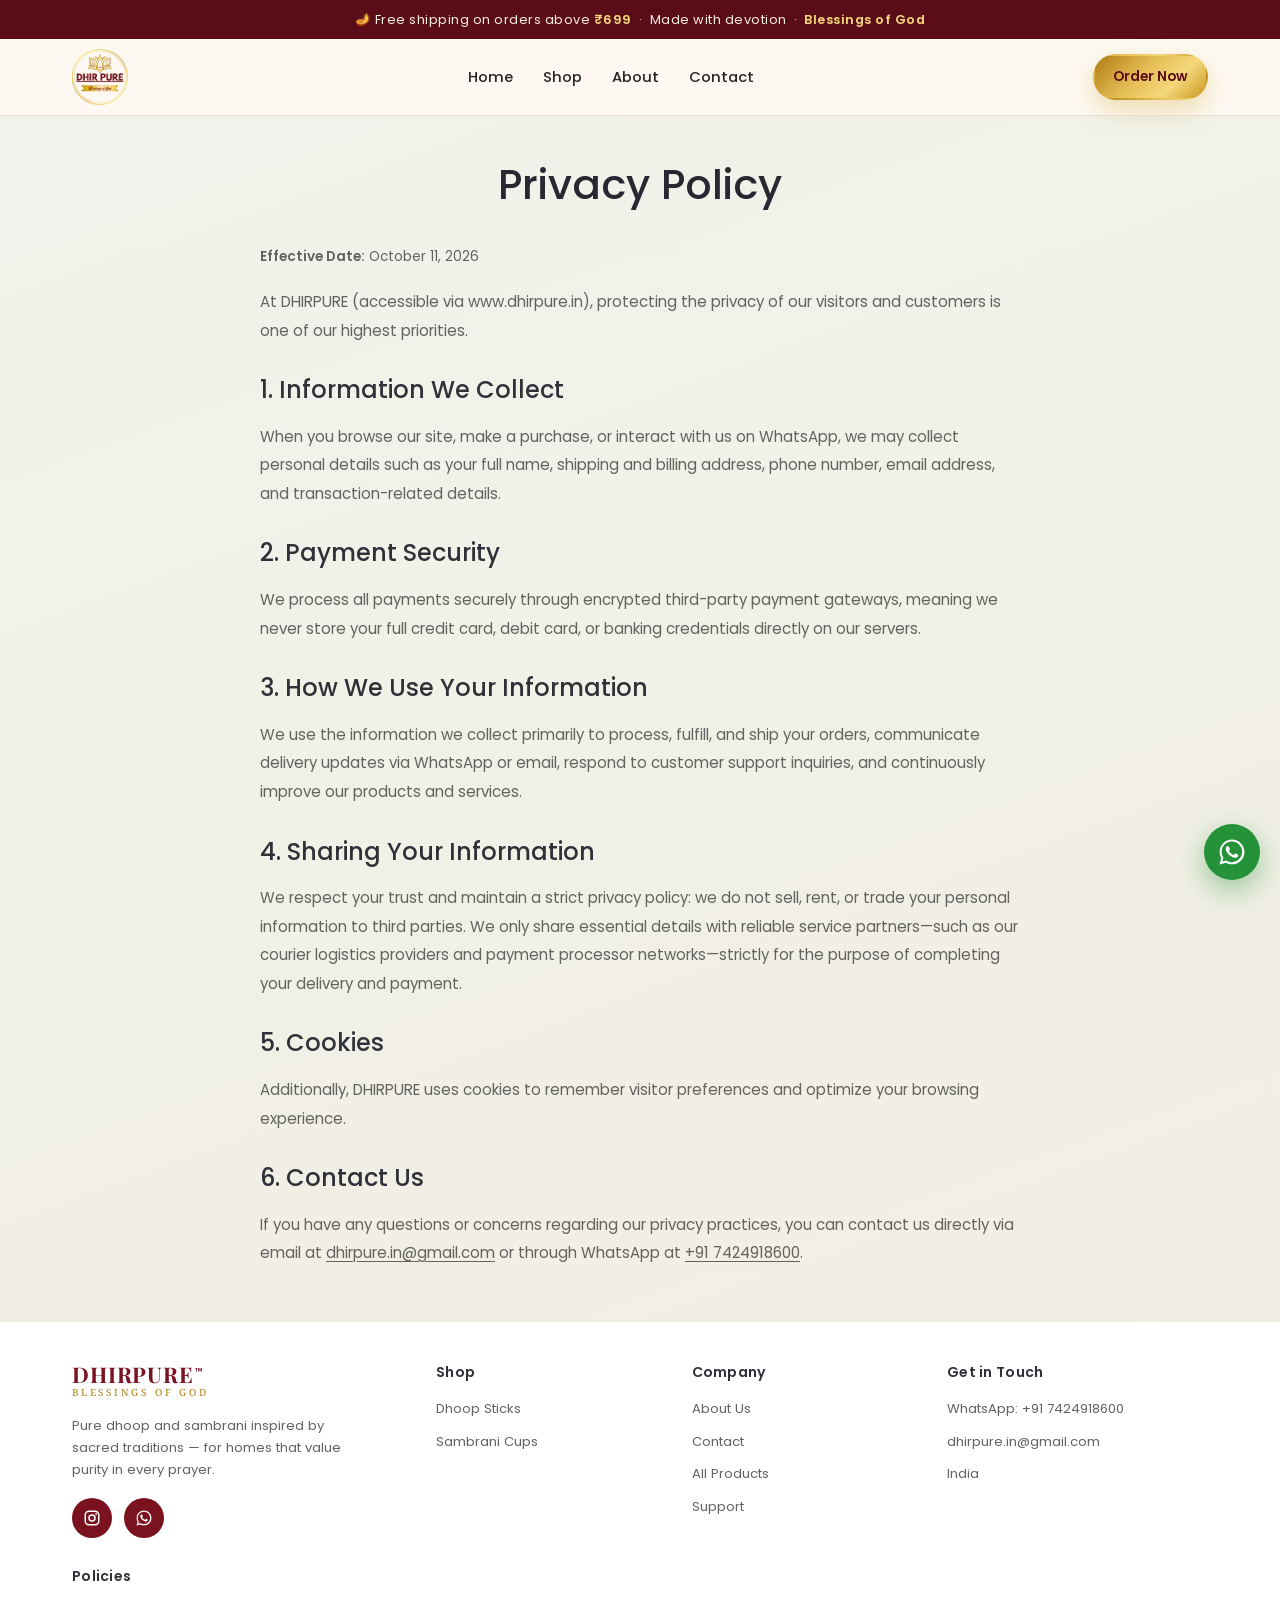
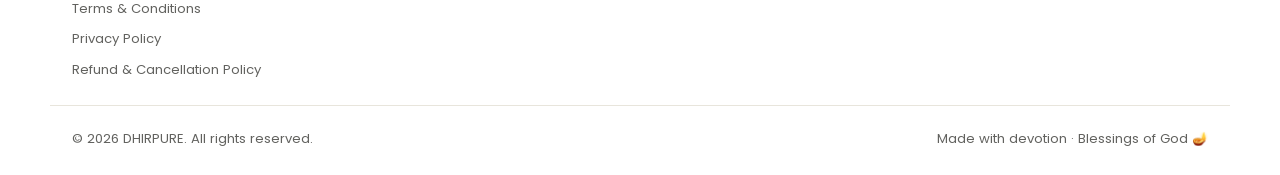
<file: privacy-policy.html>
<!DOCTYPE html>
<html lang="en">
<head>
  <meta charset="UTF-8" />
  <meta name="viewport" content="width=device-width, initial-scale=1.0" />
  <title>Privacy Policy — DHIRPURE™</title>
  <meta name="description" content="Read the DHIRPURE Privacy Policy. Effective October 11, 2026." />
  <link rel="icon" href="assets/logo.png" />
  <link rel="preconnect" href="https://fonts.googleapis.com" />
  <link rel="preconnect" href="https://fonts.gstatic.com" crossorigin />
  <link href="https://fonts.googleapis.com/css2?family=Playfair+Display:wght@500;600;700&family=Poppins:wght@300;400;500;600&family=Noto+Serif+Devanagari:wght@500;600&display=swap" rel="stylesheet" />
  <link rel="stylesheet" href="styles.css" />
</head>
<body class="policy-page">

  <div class="topbar">🪔 Free shipping on orders above <strong>₹699</strong> &nbsp;·&nbsp; Made with devotion &nbsp;·&nbsp; <strong>Blessings of God</strong></div>

  <header class="header">
    <div class="container nav">
      <a class="brand" href="index.html" aria-label="DHIRPURE home">
        <img class="brand-logo" src="assets/logo.png" alt="DHIRPURE — Blessings of God" />
      </a>
      <nav class="nav-links" aria-label="Primary">
        <a href="index.html">Home</a>
        <a href="shop.html">Shop</a>
        <a href="about.html">About</a>
        <a href="contact.html">Contact</a>
      </nav>
      <div class="nav-cta">
        <a class="btn btn-gold btn-sm btn-text" data-wa="Namaste DHIRPURE 🙏, I'd like to place an order.">Order Now</a>
        <button class="nav-toggle" aria-label="Menu"><span></span><span></span><span></span></button>
      </div>
    </div>
  </header>

  <main id="main-content" class="policy-main">
  <article class="policy-document" aria-labelledby="policy-title">
    <h1 id="policy-title">Privacy Policy</h1>
    <p class="policy-date"><strong>Effective Date:</strong> <time datetime="2026-10-11">October 11, 2026</time></p>
    <p>At DHIRPURE (accessible via www.dhirpure.in), protecting the privacy of our visitors and customers is one of our highest priorities.</p>
    <section aria-labelledby="policy-section-1">
      <h2 id="policy-section-1">1. Information We Collect</h2>
      <p>When you browse our site, make a purchase, or interact with us on WhatsApp, we may collect personal details such as your full name, shipping and billing address, phone number, email address, and transaction-related details.</p>
    </section>
    <section aria-labelledby="policy-section-2">
      <h2 id="policy-section-2">2. Payment Security</h2>
      <p>We process all payments securely through encrypted third-party payment gateways, meaning we never store your full credit card, debit card, or banking credentials directly on our servers.</p>
    </section>
    <section aria-labelledby="policy-section-3">
      <h2 id="policy-section-3">3. How We Use Your Information</h2>
      <p>We use the information we collect primarily to process, fulfill, and ship your orders, communicate delivery updates via WhatsApp or email, respond to customer support inquiries, and continuously improve our products and services.</p>
    </section>
    <section aria-labelledby="policy-section-4">
      <h2 id="policy-section-4">4. Sharing Your Information</h2>
      <p>We respect your trust and maintain a strict privacy policy: we do not sell, rent, or trade your personal information to third parties. We only share essential details with reliable service partners—such as our courier logistics providers and payment processor networks—strictly for the purpose of completing your delivery and payment.</p>
    </section>
    <section aria-labelledby="policy-section-5">
      <h2 id="policy-section-5">5. Cookies</h2>
      <p>Additionally, DHIRPURE uses cookies to remember visitor preferences and optimize your browsing experience.</p>
    </section>
    <section aria-labelledby="policy-section-6">
      <h2 id="policy-section-6">6. Contact Us</h2>
      <p>If you have any questions or concerns regarding our privacy practices, you can contact us directly via email at <a href="mailto:dhirpure.in@gmail.com">dhirpure.in@gmail.com</a> or through WhatsApp at <a href="https://wa.me/917424918600">+91 7424918600</a>.</p>
    </section>
  </article>
</main>

  <footer class="footer">
    <div class="container footer-grid">
      <div class="footer-about">
        <div class="brand"><span class="brand-text"><b>DHIRPURE<sup class="trademark">™</sup></b><span>Blessings of God</span></span></div>
        <p>Pure dhoop and sambrani inspired by sacred traditions — for homes that value purity in every prayer.</p>
        <div class="socials">
          <a href="https://www.instagram.com/dhirpure.in" target="_blank" rel="noopener noreferrer" aria-label="Instagram"><svg viewBox="0 0 24 24" aria-hidden="true"><rect x="3" y="3" width="18" height="18" rx="5" fill="none" stroke="currentColor" stroke-width="2"/><circle cx="12" cy="12" r="4" fill="none" stroke="currentColor" stroke-width="2"/><circle cx="17.5" cy="6.5" r="1.2" fill="currentColor"/></svg></a>
          <a data-wa="Namaste DHIRPURE 🙏" aria-label="WhatsApp"><svg viewBox="0 0 24 24" aria-hidden="true"><path d="M12.04 2C6.58 2 2.13 6.45 2.13 11.91c0 1.75.46 3.45 1.32 4.95L2 22l5.25-1.38c1.45.79 3.08 1.21 4.79 1.21 5.46 0 9.91-4.45 9.91-9.91C21.95 6.45 17.5 2 12.04 2zm0 18.13c-1.52 0-3.01-.41-4.3-1.18l-.31-.18-3.12.82.83-3.04-.2-.31a8.2 8.2 0 0 1-1.26-4.36c0-4.54 3.7-8.23 8.25-8.23 2.2 0 4.27.86 5.82 2.42a8.18 8.18 0 0 1 2.41 5.82c0 4.54-3.7 8.24-8.24 8.24zm4.52-6.16c-.25-.12-1.47-.72-1.69-.81-.23-.08-.39-.12-.56.12-.16.25-.64.81-.78.97-.14.17-.29.19-.54.06-.25-.12-1.05-.39-1.99-1.23-.74-.66-1.23-1.47-1.38-1.72-.14-.25-.02-.38.11-.5.11-.11.25-.29.37-.43.12-.14.16-.25.25-.41.08-.17.04-.31-.02-.43-.06-.12-.56-1.34-.76-1.84-.2-.48-.41-.42-.56-.43h-.48c-.17 0-.43.06-.66.31-.23.25-.86.85-.86 2.07 0 1.22.89 2.4 1.01 2.57.12.17 1.75 2.67 4.23 3.74.59.26 1.05.41 1.41.52.59.19 1.13.16 1.56.1.48-.07 1.47-.6 1.68-1.18.21-.58.21-1.07.14-1.18-.06-.1-.22-.16-.47-.28z"/></svg></a>
        </div>
      </div>
      <div>
        <h4>Shop</h4>
        <div class="footer-links">
          <a href="shop.html">Dhoop Sticks</a>
          <a href="shop.html">Sambrani Cups</a>
        </div>
      </div>
      <div>
        <h4>Company</h4>
        <div class="footer-links">
          <a href="about.html">About Us</a>
          <a href="contact.html">Contact</a>
          <a href="shop.html">All Products</a>
          <a data-wa="Namaste DHIRPURE 🙏, I have a question.">Support</a>
        </div>
      </div>
      <div>
        <h4>Get in Touch</h4>
        <div class="footer-links">
          <a data-wa="Namaste DHIRPURE 🙏">WhatsApp: +91 7424918600</a>
          <a href="mailto:dhirpure.in@gmail.com">dhirpure.in@gmail.com</a>
          <a href="contact.html">India</a>
        </div>
      </div>
    </div>
    <nav class="container footer-policies" aria-label="Policies">
      <h4>Policies</h4>
      <a href="terms-and-conditions.html">Terms &amp; Conditions</a>
      <a href="privacy-policy.html">Privacy Policy</a>
      <a href="refund-and-cancellation-policy.html">Refund &amp; Cancellation Policy</a>
    </nav>
    <div class="container footer-bottom">
      <span>© <span id="year">2026</span> DHIRPURE. All rights reserved.</span>
      <span>Made with devotion · Blessings of God 🪔</span>
    </div>
  </footer>

  <a class="wa-float" data-wa="Namaste DHIRPURE 🙏, I'd like to place an order." aria-label="Chat on WhatsApp">
    <svg viewBox="0 0 24 24"><path d="M12.04 2C6.58 2 2.13 6.45 2.13 11.91c0 1.75.46 3.45 1.32 4.95L2 22l5.25-1.38c1.45.79 3.08 1.21 4.79 1.21 5.46 0 9.91-4.45 9.91-9.91C21.95 6.45 17.5 2 12.04 2zm0 18.13c-1.52 0-3.01-.41-4.3-1.18l-.31-.18-3.12.82.83-3.04-.2-.31a8.2 8.2 0 0 1-1.26-4.36c0-4.54 3.7-8.23 8.25-8.23 2.2 0 4.27.86 5.82 2.42a8.18 8.18 0 0 1 2.41 5.82c0 4.54-3.7 8.24-8.24 8.24zm4.52-6.16c-.25-.12-1.47-.72-1.69-.81-.23-.08-.39-.12-.56.12-.16.25-.64.81-.78.97-.14.17-.29.19-.54.06-.25-.12-1.05-.39-1.99-1.23-.74-.66-1.23-1.47-1.38-1.72-.14-.25-.02-.38.11-.5.11-.11.25-.29.37-.43.12-.14.16-.25.25-.41.08-.17.04-.31-.02-.43-.06-.12-.56-1.34-.76-1.84-.2-.48-.41-.42-.56-.43h-.48c-.17 0-.43.06-.66.31-.23.25-.86.85-.86 2.07 0 1.22.89 2.4 1.01 2.57.12.17 1.75 2.67 4.23 3.74.59.26 1.05.41 1.41.52.59.19 1.13.16 1.56.1.48-.07 1.47-.6 1.68-1.18.21-.58.21-1.07.14-1.18-.06-.1-.22-.16-.47-.28z"/></svg>
  </a>

  <script src="script.js"></script>
</body>
</html>
</file>
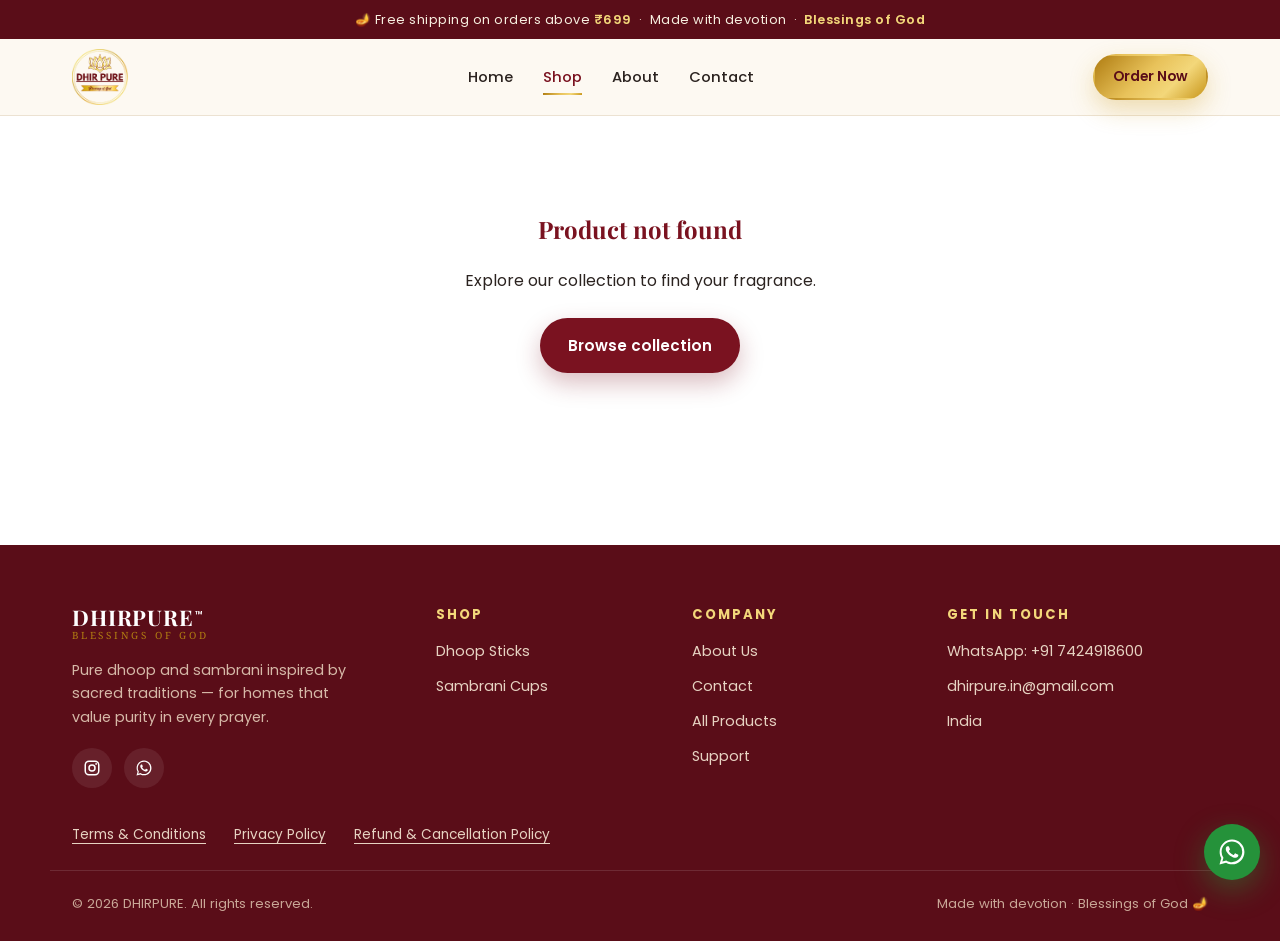
<file: product.html>
<!DOCTYPE html>
<html lang="en">
<head>
  <meta charset="UTF-8" />
  <meta name="viewport" content="width=device-width, initial-scale=1.0" />
  <title>Product — DHIRPURE™</title>
  <meta name="description" content="Shop DHIRPURE Chandan, Kasturi, Guggal and Flower Fulwadi dhoop sticks, and Guggal Loban Sambrani Havan Cups. 100% natural and charcoal-free. Order on WhatsApp." />
  <link rel="icon" href="assets/logo.png" />
  <link rel="preconnect" href="https://fonts.googleapis.com" />
  <link rel="preconnect" href="https://fonts.gstatic.com" crossorigin />
  <link href="https://fonts.googleapis.com/css2?family=Playfair+Display:wght@500;600;700&family=Poppins:wght@300;400;500;600&family=Noto+Serif+Devanagari:wght@500;600&display=swap" rel="stylesheet" />
  <link rel="stylesheet" href="styles.css" />
</head>
<body class="product-detail">

  <div class="topbar">🪔 Free shipping on orders above <strong>₹699</strong> &nbsp;·&nbsp; Made with devotion &nbsp;·&nbsp; <strong>Blessings of God</strong></div>

  <header class="header">
    <div class="container nav">
      <a class="brand" href="index.html" aria-label="DHIRPURE home">
        <img class="brand-logo" src="assets/logo.png" alt="DHIRPURE — Blessings of God" />
      </a>
      <nav class="nav-links" aria-label="Primary">
        <a href="index.html">Home</a>
        <a href="shop.html" class="active">Shop</a>
        <a href="about.html">About</a>
        <a href="contact.html">Contact</a>
      </nav>
      <div class="nav-cta">
        <a class="btn btn-gold btn-sm btn-text" data-wa="Namaste DHIRPURE 🙏, I'd like to place an order.">Order Now</a>
        <button class="nav-toggle" aria-label="Menu"><span></span><span></span><span></span></button>
      </div>
    </div>
  </header>

  <main class="product-page container" id="product-page">
    <p class="product-loading" role="status">Loading product…</p>
    <noscript><p>Please enable JavaScript to view product details, or <a href="contact.html">contact us to order</a>.</p></noscript>
  </main>

  <footer class="footer">
    <div class="container footer-grid">
      <div class="footer-about">
        <div class="brand"><span class="brand-text"><b>DHIRPURE<sup class="trademark">™</sup></b><span>Blessings of God</span></span></div>
        <p>Pure dhoop and sambrani inspired by sacred traditions — for homes that value purity in every prayer.</p>
        <div class="socials">
          <a href="https://www.instagram.com/dhirpure.in" target="_blank" rel="noopener noreferrer" aria-label="Instagram"><svg viewBox="0 0 24 24" aria-hidden="true"><rect x="3" y="3" width="18" height="18" rx="5" fill="none" stroke="currentColor" stroke-width="2"/><circle cx="12" cy="12" r="4" fill="none" stroke="currentColor" stroke-width="2"/><circle cx="17.5" cy="6.5" r="1.2" fill="currentColor"/></svg></a>
          <a data-wa="Namaste DHIRPURE 🙏" aria-label="WhatsApp"><svg viewBox="0 0 24 24" aria-hidden="true"><path d="M12.04 2C6.58 2 2.13 6.45 2.13 11.91c0 1.75.46 3.45 1.32 4.95L2 22l5.25-1.38c1.45.79 3.08 1.21 4.79 1.21 5.46 0 9.91-4.45 9.91-9.91C21.95 6.45 17.5 2 12.04 2zm0 18.13c-1.52 0-3.01-.41-4.3-1.18l-.31-.18-3.12.82.83-3.04-.2-.31a8.2 8.2 0 0 1-1.26-4.36c0-4.54 3.7-8.23 8.25-8.23 2.2 0 4.27.86 5.82 2.42a8.18 8.18 0 0 1 2.41 5.82c0 4.54-3.7 8.24-8.24 8.24zm4.52-6.16c-.25-.12-1.47-.72-1.69-.81-.23-.08-.39-.12-.56.12-.16.25-.64.81-.78.97-.14.17-.29.19-.54.06-.25-.12-1.05-.39-1.99-1.23-.74-.66-1.23-1.47-1.38-1.72-.14-.25-.02-.38.11-.5.11-.11.25-.29.37-.43.12-.14.16-.25.25-.41.08-.17.04-.31-.02-.43-.06-.12-.56-1.34-.76-1.84-.2-.48-.41-.42-.56-.43h-.48c-.17 0-.43.06-.66.31-.23.25-.86.85-.86 2.07 0 1.22.89 2.4 1.01 2.57.12.17 1.75 2.67 4.23 3.74.59.26 1.05.41 1.41.52.59.19 1.13.16 1.56.1.48-.07 1.47-.6 1.68-1.18.21-.58.21-1.07.14-1.18-.06-.1-.22-.16-.47-.28z"/></svg></a>
        </div>
      </div>
      <div>
        <h4>Shop</h4>
        <div class="footer-links">
          <a href="shop.html">Dhoop Sticks</a>
          <a href="shop.html">Sambrani Cups</a>
        </div>
      </div>
      <div>
        <h4>Company</h4>
        <div class="footer-links">
          <a href="about.html">About Us</a>
          <a href="contact.html">Contact</a>
          <a href="shop.html">All Products</a>
          <a data-wa="Namaste DHIRPURE 🙏, I have a question.">Support</a>
        </div>
      </div>
      <div>
        <h4>Get in Touch</h4>
        <div class="footer-links">
          <a data-wa="Namaste DHIRPURE 🙏">WhatsApp: +91 7424918600</a>
          <a href="mailto:dhirpure.in@gmail.com">dhirpure.in@gmail.com</a>
          <a href="contact.html">India</a>
        </div>
      </div>
    </div>
    <nav class="container footer-policies" aria-label="Policies">
      <a href="terms-and-conditions.html">Terms &amp; Conditions</a>
      <a href="privacy-policy.html">Privacy Policy</a>
      <a href="refund-and-cancellation-policy.html">Refund &amp; Cancellation Policy</a>
    </nav>
    <div class="container footer-bottom">
      <span>© <span id="year">2026</span> DHIRPURE. All rights reserved.</span>
      <span>Made with devotion · Blessings of God 🪔</span>
    </div>
  </footer>

  <a class="wa-float" data-wa="Namaste DHIRPURE 🙏, I'd like to place an order." aria-label="Chat on WhatsApp">
    <svg viewBox="0 0 24 24"><path d="M12.04 2C6.58 2 2.13 6.45 2.13 11.91c0 1.75.46 3.45 1.32 4.95L2 22l5.25-1.38c1.45.79 3.08 1.21 4.79 1.21 5.46 0 9.91-4.45 9.91-9.91C21.95 6.45 17.5 2 12.04 2zm0 18.13c-1.52 0-3.01-.41-4.3-1.18l-.31-.18-3.12.82.83-3.04-.2-.31a8.2 8.2 0 0 1-1.26-4.36c0-4.54 3.7-8.23 8.25-8.23 2.2 0 4.27.86 5.82 2.42a8.18 8.18 0 0 1 2.41 5.82c0 4.54-3.7 8.24-8.24 8.24zm4.52-6.16c-.25-.12-1.47-.72-1.69-.81-.23-.08-.39-.12-.56.12-.16.25-.64.81-.78.97-.14.17-.29.19-.54.06-.25-.12-1.05-.39-1.99-1.23-.74-.66-1.23-1.47-1.38-1.72-.14-.25-.02-.38.11-.5.11-.11.25-.29.37-.43.12-.14.16-.25.25-.41.08-.17.04-.31-.02-.43-.06-.12-.56-1.34-.76-1.84-.2-.48-.41-.42-.56-.43h-.48c-.17 0-.43.06-.66.31-.23.25-.86.85-.86 2.07 0 1.22.89 2.4 1.01 2.57.12.17 1.75 2.67 4.23 3.74.59.26 1.05.41 1.41.52.59.19 1.13.16 1.56.1.48-.07 1.47-.6 1.68-1.18.21-.58.21-1.07.14-1.18-.06-.1-.22-.16-.47-.28z"/></svg>
  </a>

  <script src="script.js"></script>
  <script src="product-page.js"></script>
</body>
</html>
</file>
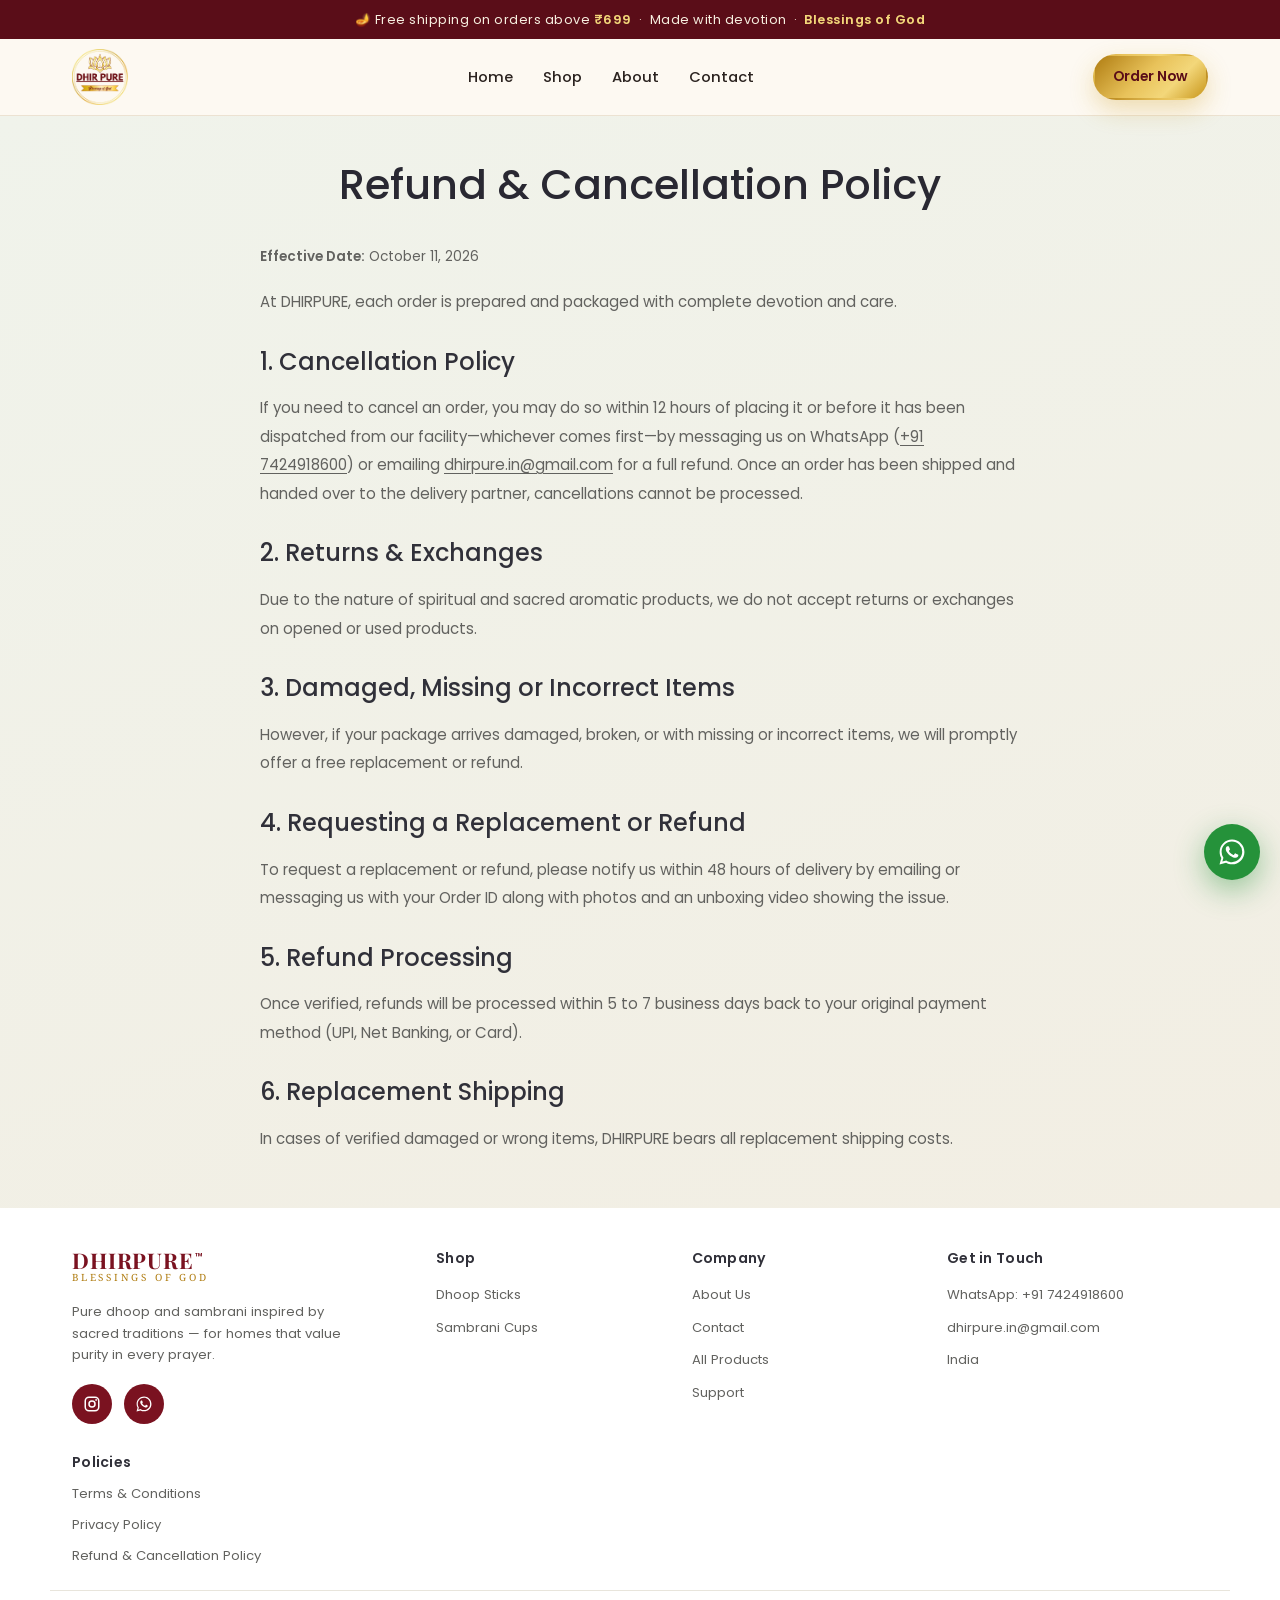
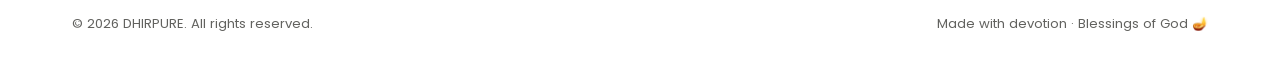
<file: refund-and-cancellation-policy.html>
<!DOCTYPE html>
<html lang="en">
<head>
  <meta charset="UTF-8" />
  <meta name="viewport" content="width=device-width, initial-scale=1.0" />
  <title>Refund &amp; Cancellation Policy — DHIRPURE™</title>
  <meta name="description" content="Read the DHIRPURE Refund &amp; Cancellation Policy. Effective October 11, 2026." />
  <link rel="icon" href="assets/logo.png" />
  <link rel="preconnect" href="https://fonts.googleapis.com" />
  <link rel="preconnect" href="https://fonts.gstatic.com" crossorigin />
  <link href="https://fonts.googleapis.com/css2?family=Playfair+Display:wght@500;600;700&family=Poppins:wght@300;400;500;600&family=Noto+Serif+Devanagari:wght@500;600&display=swap" rel="stylesheet" />
  <link rel="stylesheet" href="styles.css" />
</head>
<body class="policy-page">

  <div class="topbar">🪔 Free shipping on orders above <strong>₹699</strong> &nbsp;·&nbsp; Made with devotion &nbsp;·&nbsp; <strong>Blessings of God</strong></div>

  <header class="header">
    <div class="container nav">
      <a class="brand" href="index.html" aria-label="DHIRPURE home">
        <img class="brand-logo" src="assets/logo.png" alt="DHIRPURE — Blessings of God" />
      </a>
      <nav class="nav-links" aria-label="Primary">
        <a href="index.html">Home</a>
        <a href="shop.html">Shop</a>
        <a href="about.html">About</a>
        <a href="contact.html">Contact</a>
      </nav>
      <div class="nav-cta">
        <a class="btn btn-gold btn-sm btn-text" data-wa="Namaste DHIRPURE 🙏, I'd like to place an order.">Order Now</a>
        <button class="nav-toggle" aria-label="Menu"><span></span><span></span><span></span></button>
      </div>
    </div>
  </header>

  <main id="main-content" class="policy-main">
  <article class="policy-document" aria-labelledby="policy-title">
    <h1 id="policy-title">Refund &amp; Cancellation Policy</h1>
    <p class="policy-date"><strong>Effective Date:</strong> <time datetime="2026-10-11">October 11, 2026</time></p>
    <p>At DHIRPURE, each order is prepared and packaged with complete devotion and care.</p>
    <section aria-labelledby="policy-section-1">
      <h2 id="policy-section-1">1. Cancellation Policy</h2>
      <p>If you need to cancel an order, you may do so within 12 hours of placing it or before it has been dispatched from our facility—whichever comes first—by messaging us on WhatsApp (<a href="https://wa.me/917424918600">+91 7424918600</a>) or emailing <a href="mailto:dhirpure.in@gmail.com">dhirpure.in@gmail.com</a> for a full refund. Once an order has been shipped and handed over to the delivery partner, cancellations cannot be processed.</p>
    </section>
    <section aria-labelledby="policy-section-2">
      <h2 id="policy-section-2">2. Returns &amp; Exchanges</h2>
      <p>Due to the nature of spiritual and sacred aromatic products, we do not accept returns or exchanges on opened or used products.</p>
    </section>
    <section aria-labelledby="policy-section-3">
      <h2 id="policy-section-3">3. Damaged, Missing or Incorrect Items</h2>
      <p>However, if your package arrives damaged, broken, or with missing or incorrect items, we will promptly offer a free replacement or refund.</p>
    </section>
    <section aria-labelledby="policy-section-4">
      <h2 id="policy-section-4">4. Requesting a Replacement or Refund</h2>
      <p>To request a replacement or refund, please notify us within 48 hours of delivery by emailing or messaging us with your Order ID along with photos and an unboxing video showing the issue.</p>
    </section>
    <section aria-labelledby="policy-section-5">
      <h2 id="policy-section-5">5. Refund Processing</h2>
      <p>Once verified, refunds will be processed within 5 to 7 business days back to your original payment method (UPI, Net Banking, or Card).</p>
    </section>
    <section aria-labelledby="policy-section-6">
      <h2 id="policy-section-6">6. Replacement Shipping</h2>
      <p>In cases of verified damaged or wrong items, DHIRPURE bears all replacement shipping costs.</p>
    </section>
  </article>
</main>

  <footer class="footer">
    <div class="container footer-grid">
      <div class="footer-about">
        <div class="brand"><span class="brand-text"><b>DHIRPURE<sup class="trademark">™</sup></b><span>Blessings of God</span></span></div>
        <p>Pure dhoop and sambrani inspired by sacred traditions — for homes that value purity in every prayer.</p>
        <div class="socials">
          <a href="https://www.instagram.com/dhirpure.in" target="_blank" rel="noopener noreferrer" aria-label="Instagram"><svg viewBox="0 0 24 24" aria-hidden="true"><rect x="3" y="3" width="18" height="18" rx="5" fill="none" stroke="currentColor" stroke-width="2"/><circle cx="12" cy="12" r="4" fill="none" stroke="currentColor" stroke-width="2"/><circle cx="17.5" cy="6.5" r="1.2" fill="currentColor"/></svg></a>
          <a data-wa="Namaste DHIRPURE 🙏" aria-label="WhatsApp"><svg viewBox="0 0 24 24" aria-hidden="true"><path d="M12.04 2C6.58 2 2.13 6.45 2.13 11.91c0 1.75.46 3.45 1.32 4.95L2 22l5.25-1.38c1.45.79 3.08 1.21 4.79 1.21 5.46 0 9.91-4.45 9.91-9.91C21.95 6.45 17.5 2 12.04 2zm0 18.13c-1.52 0-3.01-.41-4.3-1.18l-.31-.18-3.12.82.83-3.04-.2-.31a8.2 8.2 0 0 1-1.26-4.36c0-4.54 3.7-8.23 8.25-8.23 2.2 0 4.27.86 5.82 2.42a8.18 8.18 0 0 1 2.41 5.82c0 4.54-3.7 8.24-8.24 8.24zm4.52-6.16c-.25-.12-1.47-.72-1.69-.81-.23-.08-.39-.12-.56.12-.16.25-.64.81-.78.97-.14.17-.29.19-.54.06-.25-.12-1.05-.39-1.99-1.23-.74-.66-1.23-1.47-1.38-1.72-.14-.25-.02-.38.11-.5.11-.11.25-.29.37-.43.12-.14.16-.25.25-.41.08-.17.04-.31-.02-.43-.06-.12-.56-1.34-.76-1.84-.2-.48-.41-.42-.56-.43h-.48c-.17 0-.43.06-.66.31-.23.25-.86.85-.86 2.07 0 1.22.89 2.4 1.01 2.57.12.17 1.75 2.67 4.23 3.74.59.26 1.05.41 1.41.52.59.19 1.13.16 1.56.1.48-.07 1.47-.6 1.68-1.18.21-.58.21-1.07.14-1.18-.06-.1-.22-.16-.47-.28z"/></svg></a>
        </div>
      </div>
      <div>
        <h4>Shop</h4>
        <div class="footer-links">
          <a href="shop.html">Dhoop Sticks</a>
          <a href="shop.html">Sambrani Cups</a>
        </div>
      </div>
      <div>
        <h4>Company</h4>
        <div class="footer-links">
          <a href="about.html">About Us</a>
          <a href="contact.html">Contact</a>
          <a href="shop.html">All Products</a>
          <a data-wa="Namaste DHIRPURE 🙏, I have a question.">Support</a>
        </div>
      </div>
      <div>
        <h4>Get in Touch</h4>
        <div class="footer-links">
          <a data-wa="Namaste DHIRPURE 🙏">WhatsApp: +91 7424918600</a>
          <a href="mailto:dhirpure.in@gmail.com">dhirpure.in@gmail.com</a>
          <a href="contact.html">India</a>
        </div>
      </div>
    </div>
    <nav class="container footer-policies" aria-label="Policies">
      <h4>Policies</h4>
      <a href="terms-and-conditions.html">Terms &amp; Conditions</a>
      <a href="privacy-policy.html">Privacy Policy</a>
      <a href="refund-and-cancellation-policy.html">Refund &amp; Cancellation Policy</a>
    </nav>
    <div class="container footer-bottom">
      <span>© <span id="year">2026</span> DHIRPURE. All rights reserved.</span>
      <span>Made with devotion · Blessings of God 🪔</span>
    </div>
  </footer>

  <a class="wa-float" data-wa="Namaste DHIRPURE 🙏, I'd like to place an order." aria-label="Chat on WhatsApp">
    <svg viewBox="0 0 24 24"><path d="M12.04 2C6.58 2 2.13 6.45 2.13 11.91c0 1.75.46 3.45 1.32 4.95L2 22l5.25-1.38c1.45.79 3.08 1.21 4.79 1.21 5.46 0 9.91-4.45 9.91-9.91C21.95 6.45 17.5 2 12.04 2zm0 18.13c-1.52 0-3.01-.41-4.3-1.18l-.31-.18-3.12.82.83-3.04-.2-.31a8.2 8.2 0 0 1-1.26-4.36c0-4.54 3.7-8.23 8.25-8.23 2.2 0 4.27.86 5.82 2.42a8.18 8.18 0 0 1 2.41 5.82c0 4.54-3.7 8.24-8.24 8.24zm4.52-6.16c-.25-.12-1.47-.72-1.69-.81-.23-.08-.39-.12-.56.12-.16.25-.64.81-.78.97-.14.17-.29.19-.54.06-.25-.12-1.05-.39-1.99-1.23-.74-.66-1.23-1.47-1.38-1.72-.14-.25-.02-.38.11-.5.11-.11.25-.29.37-.43.12-.14.16-.25.25-.41.08-.17.04-.31-.02-.43-.06-.12-.56-1.34-.76-1.84-.2-.48-.41-.42-.56-.43h-.48c-.17 0-.43.06-.66.31-.23.25-.86.85-.86 2.07 0 1.22.89 2.4 1.01 2.57.12.17 1.75 2.67 4.23 3.74.59.26 1.05.41 1.41.52.59.19 1.13.16 1.56.1.48-.07 1.47-.6 1.68-1.18.21-.58.21-1.07.14-1.18-.06-.1-.22-.16-.47-.28z"/></svg>
  </a>

  <script src="script.js"></script>
</body>
</html>
</file>
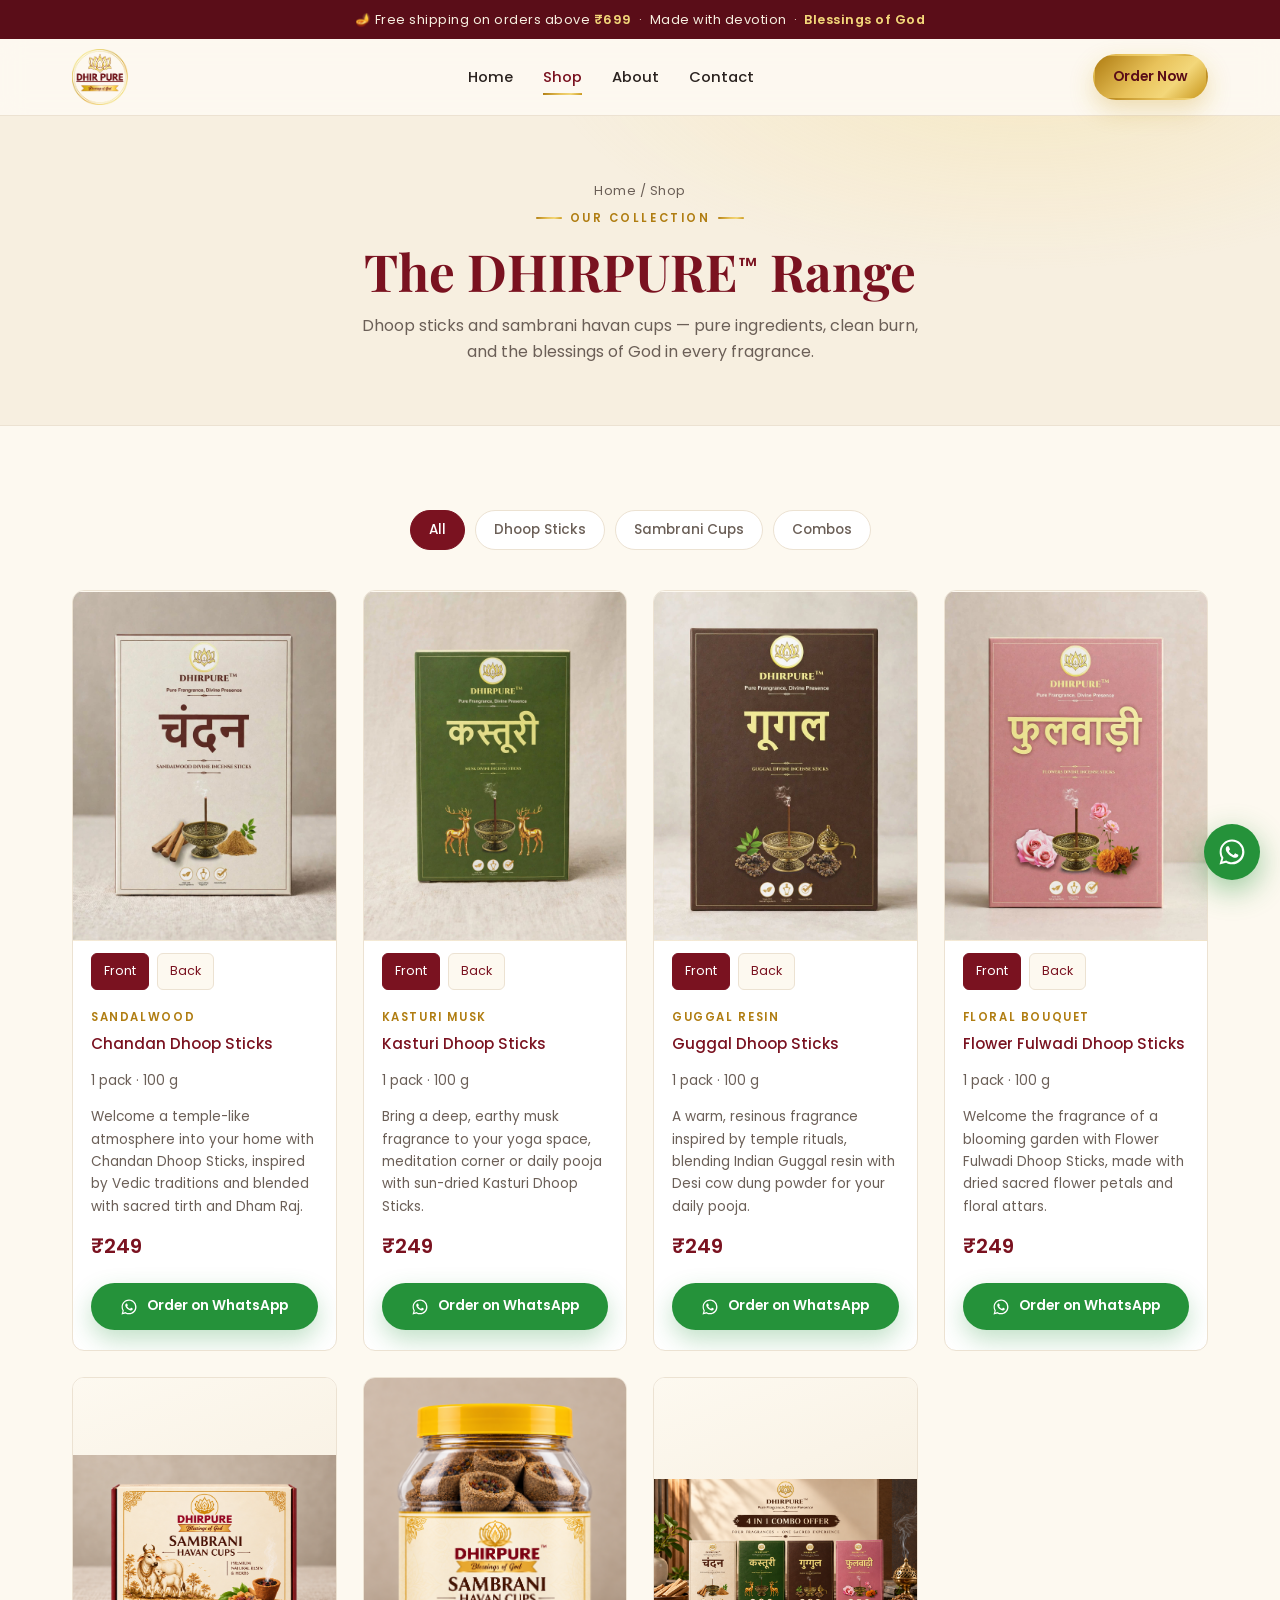
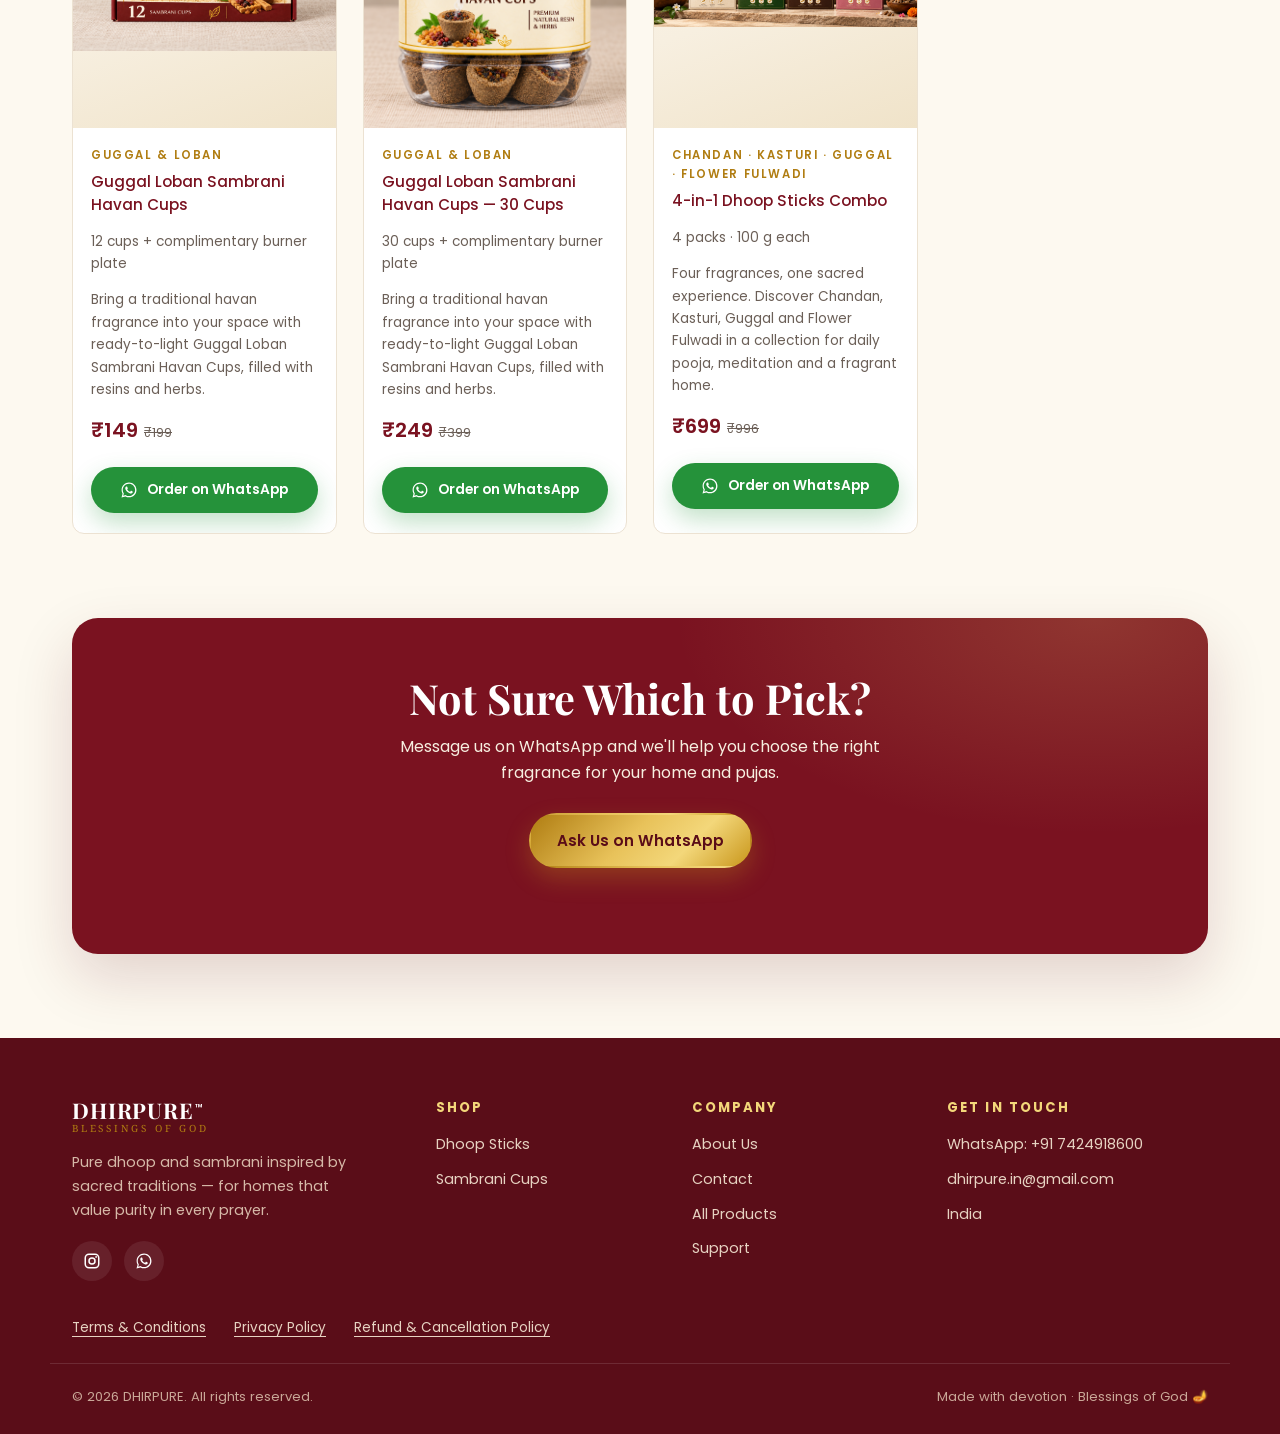
<file: shop.html>
<!DOCTYPE html>
<html lang="en">
<head>
  <meta charset="UTF-8" />
  <meta name="viewport" content="width=device-width, initial-scale=1.0" />
  <title>Shop — DHIRPURE™ Dhoop & Sambrani Collection</title>
  <meta name="description" content="Shop DHIRPURE Chandan, Kasturi, Guggal and Flower Fulwadi dhoop sticks, and Guggal Loban Sambrani Havan Cups. 100% natural and charcoal-free. Order on WhatsApp." />
  <link rel="icon" href="assets/logo.png" />
  <link rel="preconnect" href="https://fonts.googleapis.com" />
  <link rel="preconnect" href="https://fonts.gstatic.com" crossorigin />
  <link href="https://fonts.googleapis.com/css2?family=Playfair+Display:wght@500;600;700&family=Poppins:wght@300;400;500;600&family=Noto+Serif+Devanagari:wght@500;600&display=swap" rel="stylesheet" />
  <link rel="stylesheet" href="styles.css" />
</head>
<body>

  <div class="topbar">🪔 Free shipping on orders above <strong>₹699</strong> &nbsp;·&nbsp; Made with devotion &nbsp;·&nbsp; <strong>Blessings of God</strong></div>

  <header class="header">
    <div class="container nav">
      <a class="brand" href="index.html" aria-label="DHIRPURE home">
        <img class="brand-logo" src="assets/logo.png" alt="DHIRPURE — Blessings of God" />
      </a>
      <nav class="nav-links" aria-label="Primary">
        <a href="index.html">Home</a>
        <a href="shop.html" class="active">Shop</a>
        <a href="about.html">About</a>
        <a href="contact.html">Contact</a>
      </nav>
      <div class="nav-cta">
        <a class="btn btn-gold btn-sm btn-text" data-wa="Namaste DHIRPURE 🙏, I'd like to place an order.">Order Now</a>
        <button class="nav-toggle" aria-label="Menu"><span></span><span></span><span></span></button>
      </div>
    </div>
  </header>

  <section class="page-hero">
    <div class="container">
      <p class="crumbs"><a href="index.html">Home</a> / Shop</p>
      <span class="eyebrow center" style="display:inline-flex">Our Collection</span>
      <h1>The DHIRPURE<sup class="trademark">™</sup> Range</h1>
      <p>Dhoop sticks and sambrani havan cups — pure ingredients, clean burn, and the blessings of God in every fragrance.</p>
    </div>
  </section>

  <section class="section">
    <div class="container">
      <div class="filters">
        <button class="filter-btn active" data-cat="all">All</button>
        <button class="filter-btn" data-cat="dhoop">Dhoop Sticks</button>
        <button class="filter-btn" data-cat="cups">Sambrani Cups</button>
        <button class="filter-btn" data-cat="combo">Combos</button>
      </div>
      <div class="product-grid" id="shop-grid"><!-- rendered by script.js --></div>
    </div>
  </section>

  <!-- CTA band -->
  <section class="section" style="padding-top:0">
    <div class="container">
      <div class="cta-band reveal">
        <h2>Not Sure Which to Pick?</h2>
        <p>Message us on WhatsApp and we'll help you choose the right fragrance for your home and pujas.</p>
        <div class="hero-actions">
          <a class="btn btn-gold" data-wa="Namaste DHIRPURE 🙏, please help me choose a fragrance.">Ask Us on WhatsApp</a>
        </div>
      </div>
    </div>
  </section>

  <footer class="footer">
    <div class="container footer-grid">
      <div class="footer-about">
        <div class="brand"><span class="brand-text"><b>DHIRPURE<sup class="trademark">™</sup></b><span>Blessings of God</span></span></div>
        <p>Pure dhoop and sambrani inspired by sacred traditions — for homes that value purity in every prayer.</p>
        <div class="socials">
          <a href="https://www.instagram.com/dhirpure.in" target="_blank" rel="noopener noreferrer" aria-label="Instagram"><svg viewBox="0 0 24 24" aria-hidden="true"><rect x="3" y="3" width="18" height="18" rx="5" fill="none" stroke="currentColor" stroke-width="2"/><circle cx="12" cy="12" r="4" fill="none" stroke="currentColor" stroke-width="2"/><circle cx="17.5" cy="6.5" r="1.2" fill="currentColor"/></svg></a>
          <a data-wa="Namaste DHIRPURE 🙏" aria-label="WhatsApp"><svg viewBox="0 0 24 24" aria-hidden="true"><path d="M12.04 2C6.58 2 2.13 6.45 2.13 11.91c0 1.75.46 3.45 1.32 4.95L2 22l5.25-1.38c1.45.79 3.08 1.21 4.79 1.21 5.46 0 9.91-4.45 9.91-9.91C21.95 6.45 17.5 2 12.04 2zm0 18.13c-1.52 0-3.01-.41-4.3-1.18l-.31-.18-3.12.82.83-3.04-.2-.31a8.2 8.2 0 0 1-1.26-4.36c0-4.54 3.7-8.23 8.25-8.23 2.2 0 4.27.86 5.82 2.42a8.18 8.18 0 0 1 2.41 5.82c0 4.54-3.7 8.24-8.24 8.24zm4.52-6.16c-.25-.12-1.47-.72-1.69-.81-.23-.08-.39-.12-.56.12-.16.25-.64.81-.78.97-.14.17-.29.19-.54.06-.25-.12-1.05-.39-1.99-1.23-.74-.66-1.23-1.47-1.38-1.72-.14-.25-.02-.38.11-.5.11-.11.25-.29.37-.43.12-.14.16-.25.25-.41.08-.17.04-.31-.02-.43-.06-.12-.56-1.34-.76-1.84-.2-.48-.41-.42-.56-.43h-.48c-.17 0-.43.06-.66.31-.23.25-.86.85-.86 2.07 0 1.22.89 2.4 1.01 2.57.12.17 1.75 2.67 4.23 3.74.59.26 1.05.41 1.41.52.59.19 1.13.16 1.56.1.48-.07 1.47-.6 1.68-1.18.21-.58.21-1.07.14-1.18-.06-.1-.22-.16-.47-.28z"/></svg></a>
        </div>
      </div>
      <div>
        <h4>Shop</h4>
        <div class="footer-links">
          <a href="shop.html">Dhoop Sticks</a>
          <a href="shop.html">Sambrani Cups</a>
        </div>
      </div>
      <div>
        <h4>Company</h4>
        <div class="footer-links">
          <a href="about.html">About Us</a>
          <a href="contact.html">Contact</a>
          <a href="shop.html">All Products</a>
          <a data-wa="Namaste DHIRPURE 🙏, I have a question.">Support</a>
        </div>
      </div>
      <div>
        <h4>Get in Touch</h4>
        <div class="footer-links">
          <a data-wa="Namaste DHIRPURE 🙏">WhatsApp: +91 7424918600</a>
          <a href="mailto:dhirpure.in@gmail.com">dhirpure.in@gmail.com</a>
          <a href="contact.html">India</a>
        </div>
      </div>
    </div>
    <nav class="container footer-policies" aria-label="Policies">
      <a href="terms-and-conditions.html">Terms &amp; Conditions</a>
      <a href="privacy-policy.html">Privacy Policy</a>
      <a href="refund-and-cancellation-policy.html">Refund &amp; Cancellation Policy</a>
    </nav>
    <div class="container footer-bottom">
      <span>© <span id="year">2026</span> DHIRPURE. All rights reserved.</span>
      <span>Made with devotion · Blessings of God 🪔</span>
    </div>
  </footer>

  <a class="wa-float" data-wa="Namaste DHIRPURE 🙏, I'd like to place an order." aria-label="Chat on WhatsApp">
    <svg viewBox="0 0 24 24"><path d="M12.04 2C6.58 2 2.13 6.45 2.13 11.91c0 1.75.46 3.45 1.32 4.95L2 22l5.25-1.38c1.45.79 3.08 1.21 4.79 1.21 5.46 0 9.91-4.45 9.91-9.91C21.95 6.45 17.5 2 12.04 2zm0 18.13c-1.52 0-3.01-.41-4.3-1.18l-.31-.18-3.12.82.83-3.04-.2-.31a8.2 8.2 0 0 1-1.26-4.36c0-4.54 3.7-8.23 8.25-8.23 2.2 0 4.27.86 5.82 2.42a8.18 8.18 0 0 1 2.41 5.82c0 4.54-3.7 8.24-8.24 8.24zm4.52-6.16c-.25-.12-1.47-.72-1.69-.81-.23-.08-.39-.12-.56.12-.16.25-.64.81-.78.97-.14.17-.29.19-.54.06-.25-.12-1.05-.39-1.99-1.23-.74-.66-1.23-1.47-1.38-1.72-.14-.25-.02-.38.11-.5.11-.11.25-.29.37-.43.12-.14.16-.25.25-.41.08-.17.04-.31-.02-.43-.06-.12-.56-1.34-.76-1.84-.2-.48-.41-.42-.56-.43h-.48c-.17 0-.43.06-.66.31-.23.25-.86.85-.86 2.07 0 1.22.89 2.4 1.01 2.57.12.17 1.75 2.67 4.23 3.74.59.26 1.05.41 1.41.52.59.19 1.13.16 1.56.1.48-.07 1.47-.6 1.68-1.18.21-.58.21-1.07.14-1.18-.06-.1-.22-.16-.47-.28z"/></svg>
  </a>

  <script src="script.js"></script>
</body>
</html>
</file>
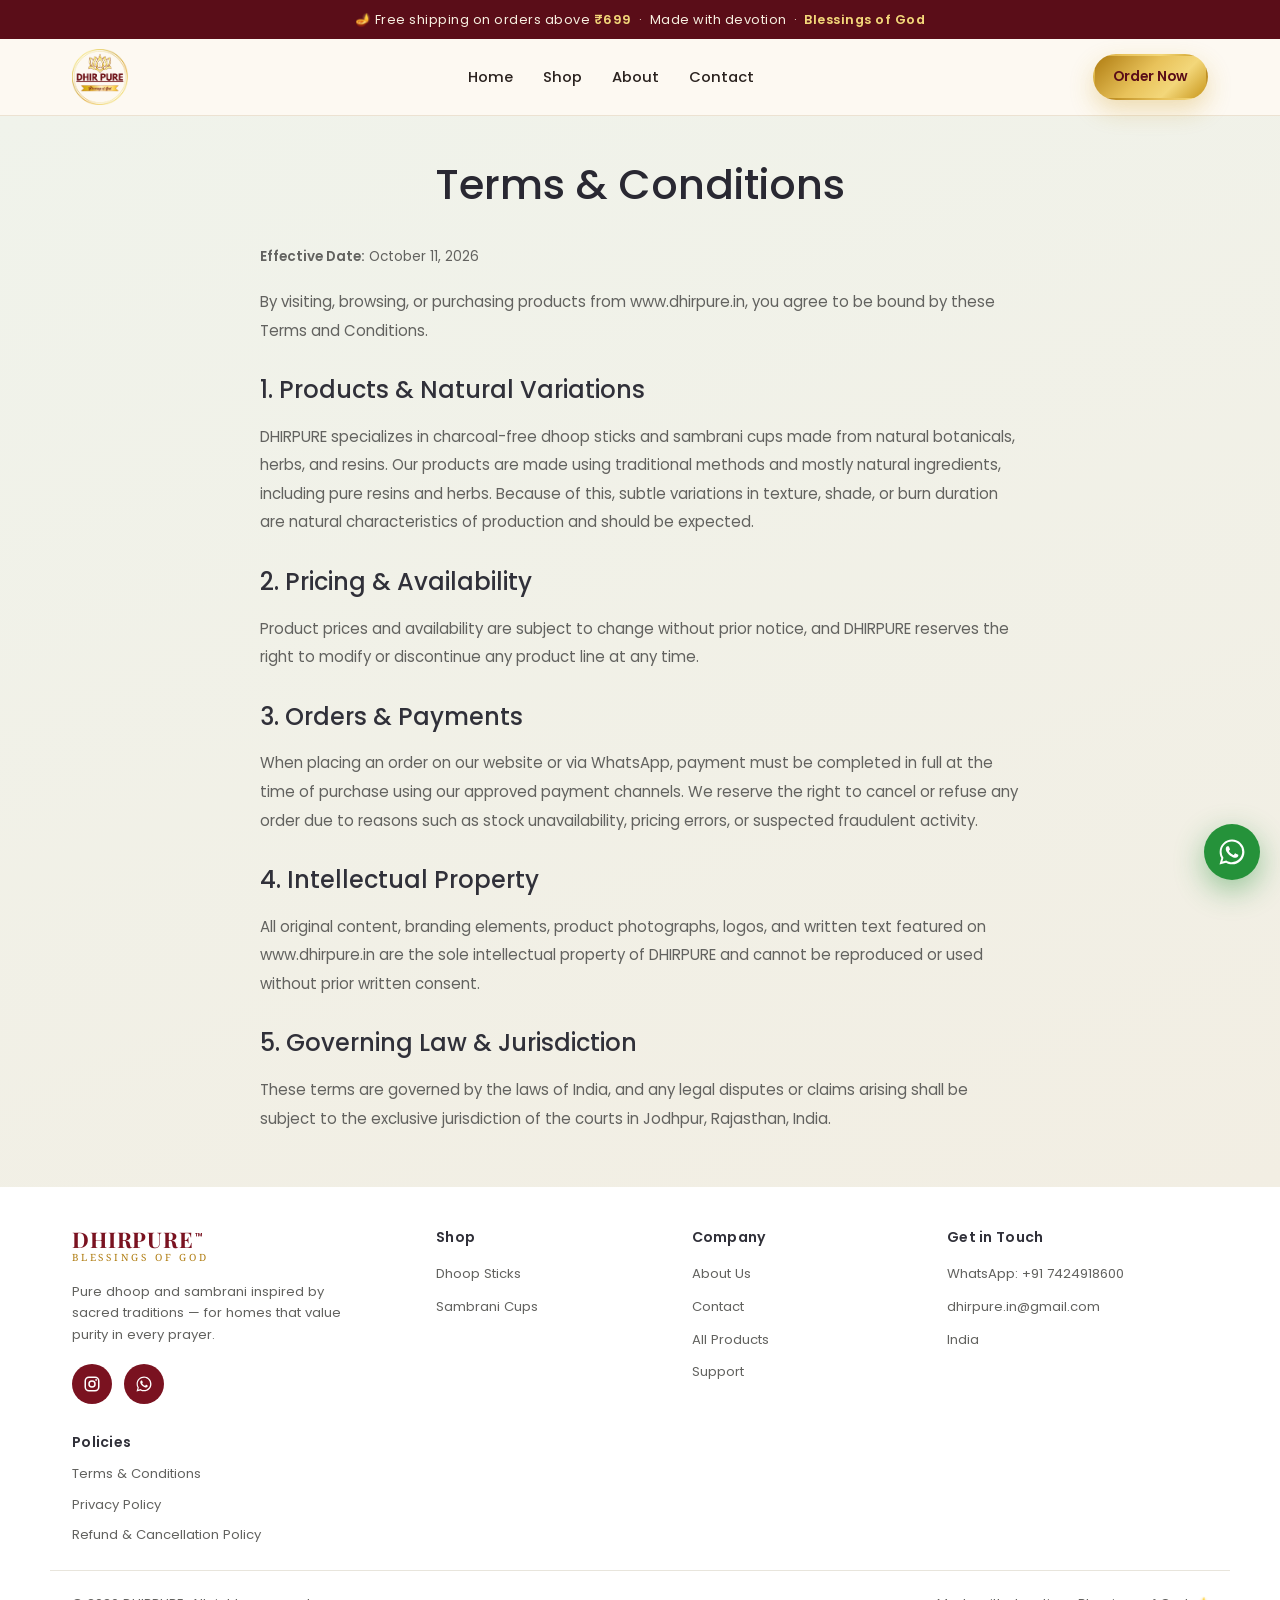
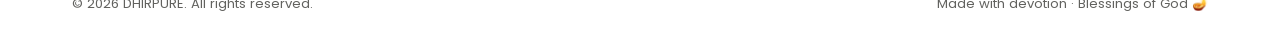
<file: terms-and-conditions.html>
<!DOCTYPE html>
<html lang="en">
<head>
  <meta charset="UTF-8" />
  <meta name="viewport" content="width=device-width, initial-scale=1.0" />
  <title>Terms &amp; Conditions — DHIRPURE™</title>
  <meta name="description" content="Read the DHIRPURE Terms &amp; Conditions. Effective October 11, 2026." />
  <link rel="icon" href="assets/logo.png" />
  <link rel="preconnect" href="https://fonts.googleapis.com" />
  <link rel="preconnect" href="https://fonts.gstatic.com" crossorigin />
  <link href="https://fonts.googleapis.com/css2?family=Playfair+Display:wght@500;600;700&family=Poppins:wght@300;400;500;600&family=Noto+Serif+Devanagari:wght@500;600&display=swap" rel="stylesheet" />
  <link rel="stylesheet" href="styles.css" />
</head>
<body class="policy-page">

  <div class="topbar">🪔 Free shipping on orders above <strong>₹699</strong> &nbsp;·&nbsp; Made with devotion &nbsp;·&nbsp; <strong>Blessings of God</strong></div>

  <header class="header">
    <div class="container nav">
      <a class="brand" href="index.html" aria-label="DHIRPURE home">
        <img class="brand-logo" src="assets/logo.png" alt="DHIRPURE — Blessings of God" />
      </a>
      <nav class="nav-links" aria-label="Primary">
        <a href="index.html">Home</a>
        <a href="shop.html">Shop</a>
        <a href="about.html">About</a>
        <a href="contact.html">Contact</a>
      </nav>
      <div class="nav-cta">
        <a class="btn btn-gold btn-sm btn-text" data-wa="Namaste DHIRPURE 🙏, I'd like to place an order.">Order Now</a>
        <button class="nav-toggle" aria-label="Menu"><span></span><span></span><span></span></button>
      </div>
    </div>
  </header>

  <main id="main-content" class="policy-main">
  <article class="policy-document" aria-labelledby="policy-title">
    <h1 id="policy-title">Terms &amp; Conditions</h1>
    <p class="policy-date"><strong>Effective Date:</strong> <time datetime="2026-10-11">October 11, 2026</time></p>
    <p>By visiting, browsing, or purchasing products from www.dhirpure.in, you agree to be bound by these Terms and Conditions.</p>
    <section aria-labelledby="policy-section-1">
      <h2 id="policy-section-1">1. Products &amp; Natural Variations</h2>
      <p>DHIRPURE specializes in charcoal-free dhoop sticks and sambrani cups made from natural botanicals, herbs, and resins. Our products are made using traditional methods and mostly natural ingredients, including pure resins and herbs. Because of this, subtle variations in texture, shade, or burn duration are natural characteristics of production and should be expected.</p>
    </section>
    <section aria-labelledby="policy-section-2">
      <h2 id="policy-section-2">2. Pricing &amp; Availability</h2>
      <p>Product prices and availability are subject to change without prior notice, and DHIRPURE reserves the right to modify or discontinue any product line at any time.</p>
    </section>
    <section aria-labelledby="policy-section-3">
      <h2 id="policy-section-3">3. Orders &amp; Payments</h2>
      <p>When placing an order on our website or via WhatsApp, payment must be completed in full at the time of purchase using our approved payment channels. We reserve the right to cancel or refuse any order due to reasons such as stock unavailability, pricing errors, or suspected fraudulent activity.</p>
    </section>
    <section aria-labelledby="policy-section-4">
      <h2 id="policy-section-4">4. Intellectual Property</h2>
      <p>All original content, branding elements, product photographs, logos, and written text featured on www.dhirpure.in are the sole intellectual property of DHIRPURE and cannot be reproduced or used without prior written consent.</p>
    </section>
    <section aria-labelledby="policy-section-5">
      <h2 id="policy-section-5">5. Governing Law &amp; Jurisdiction</h2>
      <p>These terms are governed by the laws of India, and any legal disputes or claims arising shall be subject to the exclusive jurisdiction of the courts in Jodhpur, Rajasthan, India.</p>
    </section>
  </article>
</main>

  <footer class="footer">
    <div class="container footer-grid">
      <div class="footer-about">
        <div class="brand"><span class="brand-text"><b>DHIRPURE<sup class="trademark">™</sup></b><span>Blessings of God</span></span></div>
        <p>Pure dhoop and sambrani inspired by sacred traditions — for homes that value purity in every prayer.</p>
        <div class="socials">
          <a href="https://www.instagram.com/dhirpure.in" target="_blank" rel="noopener noreferrer" aria-label="Instagram"><svg viewBox="0 0 24 24" aria-hidden="true"><rect x="3" y="3" width="18" height="18" rx="5" fill="none" stroke="currentColor" stroke-width="2"/><circle cx="12" cy="12" r="4" fill="none" stroke="currentColor" stroke-width="2"/><circle cx="17.5" cy="6.5" r="1.2" fill="currentColor"/></svg></a>
          <a data-wa="Namaste DHIRPURE 🙏" aria-label="WhatsApp"><svg viewBox="0 0 24 24" aria-hidden="true"><path d="M12.04 2C6.58 2 2.13 6.45 2.13 11.91c0 1.75.46 3.45 1.32 4.95L2 22l5.25-1.38c1.45.79 3.08 1.21 4.79 1.21 5.46 0 9.91-4.45 9.91-9.91C21.95 6.45 17.5 2 12.04 2zm0 18.13c-1.52 0-3.01-.41-4.3-1.18l-.31-.18-3.12.82.83-3.04-.2-.31a8.2 8.2 0 0 1-1.26-4.36c0-4.54 3.7-8.23 8.25-8.23 2.2 0 4.27.86 5.82 2.42a8.18 8.18 0 0 1 2.41 5.82c0 4.54-3.7 8.24-8.24 8.24zm4.52-6.16c-.25-.12-1.47-.72-1.69-.81-.23-.08-.39-.12-.56.12-.16.25-.64.81-.78.97-.14.17-.29.19-.54.06-.25-.12-1.05-.39-1.99-1.23-.74-.66-1.23-1.47-1.38-1.72-.14-.25-.02-.38.11-.5.11-.11.25-.29.37-.43.12-.14.16-.25.25-.41.08-.17.04-.31-.02-.43-.06-.12-.56-1.34-.76-1.84-.2-.48-.41-.42-.56-.43h-.48c-.17 0-.43.06-.66.31-.23.25-.86.85-.86 2.07 0 1.22.89 2.4 1.01 2.57.12.17 1.75 2.67 4.23 3.74.59.26 1.05.41 1.41.52.59.19 1.13.16 1.56.1.48-.07 1.47-.6 1.68-1.18.21-.58.21-1.07.14-1.18-.06-.1-.22-.16-.47-.28z"/></svg></a>
        </div>
      </div>
      <div>
        <h4>Shop</h4>
        <div class="footer-links">
          <a href="shop.html">Dhoop Sticks</a>
          <a href="shop.html">Sambrani Cups</a>
        </div>
      </div>
      <div>
        <h4>Company</h4>
        <div class="footer-links">
          <a href="about.html">About Us</a>
          <a href="contact.html">Contact</a>
          <a href="shop.html">All Products</a>
          <a data-wa="Namaste DHIRPURE 🙏, I have a question.">Support</a>
        </div>
      </div>
      <div>
        <h4>Get in Touch</h4>
        <div class="footer-links">
          <a data-wa="Namaste DHIRPURE 🙏">WhatsApp: +91 7424918600</a>
          <a href="mailto:dhirpure.in@gmail.com">dhirpure.in@gmail.com</a>
          <a href="contact.html">India</a>
        </div>
      </div>
    </div>
    <nav class="container footer-policies" aria-label="Policies">
      <h4>Policies</h4>
      <a href="terms-and-conditions.html">Terms &amp; Conditions</a>
      <a href="privacy-policy.html">Privacy Policy</a>
      <a href="refund-and-cancellation-policy.html">Refund &amp; Cancellation Policy</a>
    </nav>
    <div class="container footer-bottom">
      <span>© <span id="year">2026</span> DHIRPURE. All rights reserved.</span>
      <span>Made with devotion · Blessings of God 🪔</span>
    </div>
  </footer>

  <a class="wa-float" data-wa="Namaste DHIRPURE 🙏, I'd like to place an order." aria-label="Chat on WhatsApp">
    <svg viewBox="0 0 24 24"><path d="M12.04 2C6.58 2 2.13 6.45 2.13 11.91c0 1.75.46 3.45 1.32 4.95L2 22l5.25-1.38c1.45.79 3.08 1.21 4.79 1.21 5.46 0 9.91-4.45 9.91-9.91C21.95 6.45 17.5 2 12.04 2zm0 18.13c-1.52 0-3.01-.41-4.3-1.18l-.31-.18-3.12.82.83-3.04-.2-.31a8.2 8.2 0 0 1-1.26-4.36c0-4.54 3.7-8.23 8.25-8.23 2.2 0 4.27.86 5.82 2.42a8.18 8.18 0 0 1 2.41 5.82c0 4.54-3.7 8.24-8.24 8.24zm4.52-6.16c-.25-.12-1.47-.72-1.69-.81-.23-.08-.39-.12-.56.12-.16.25-.64.81-.78.97-.14.17-.29.19-.54.06-.25-.12-1.05-.39-1.99-1.23-.74-.66-1.23-1.47-1.38-1.72-.14-.25-.02-.38.11-.5.11-.11.25-.29.37-.43.12-.14.16-.25.25-.41.08-.17.04-.31-.02-.43-.06-.12-.56-1.34-.76-1.84-.2-.48-.41-.42-.56-.43h-.48c-.17 0-.43.06-.66.31-.23.25-.86.85-.86 2.07 0 1.22.89 2.4 1.01 2.57.12.17 1.75 2.67 4.23 3.74.59.26 1.05.41 1.41.52.59.19 1.13.16 1.56.1.48-.07 1.47-.6 1.68-1.18.21-.58.21-1.07.14-1.18-.06-.1-.22-.16-.47-.28z"/></svg>
  </a>

  <script src="script.js"></script>
</body>
</html>
</file>
<file: styles.css>
/* =========================================================
   DHIRPURE — Blessings of God
   Brand palette: Maroon · White/Cream · Golden
   ========================================================= */

:root {
  /* Brand colors */
  --maroon: #7a1220;
  --maroon-dark: #5a0d18;
  --maroon-soft: #9a3340;
  --gold: #c9971c;
  --gold-light: #f3d77a;
  --gold-deep: #b07d12;

  /* Neutrals */
  --cream: #fdf9f0;
  --cream-2: #f7efe0;
  --white: #ffffff;
  --ink: #2b2320;
  --ink-soft: #6b5f57;
  --line: #ece2d2;

  /* Effects */
  --gold-gradient: linear-gradient(135deg, #b07d12 0%, #e8c25a 45%, #f3d77a 70%, #c9971c 100%);
  --shadow-sm: 0 4px 14px rgba(90, 13, 24, 0.06);
  --shadow-md: 0 14px 40px rgba(90, 13, 24, 0.10);
  --shadow-lg: 0 24px 60px rgba(90, 13, 24, 0.16);
  --radius: 18px;
  --radius-sm: 12px;

  --maxw: 1180px;
  --font-head: "Playfair Display", Georgia, serif;
  --font-body: "Poppins", "Segoe UI", sans-serif;
  --font-deva: "Noto Serif Devanagari", serif;
}

/* ---------- Reset ---------- */
*, *::before, *::after { box-sizing: border-box; margin: 0; padding: 0; }
html { scroll-behavior: smooth; -webkit-text-size-adjust: 100%; }
body {
  font-family: var(--font-body);
  color: var(--ink);
  background: var(--cream);
  line-height: 1.65;
  font-size: 16px;
  overflow-x: hidden;
}
img { max-width: 100%; display: block; }
a { color: inherit; text-decoration: none; }
ul { list-style: none; }
h1, h2, h3, h4 { font-family: var(--font-head); color: var(--maroon); line-height: 1.15; font-weight: 700; }

.container { width: 100%; max-width: var(--maxw); margin: 0 auto; padding: 0 22px; }

/* ---------- Reusable ---------- */
.eyebrow {
  display: inline-flex; align-items: center; gap: 8px;
  font-family: var(--font-body);
  font-size: 0.72rem; letter-spacing: 0.22em; text-transform: uppercase;
  color: var(--gold-deep); font-weight: 600; margin-bottom: 14px;
}
.eyebrow::before, .eyebrow.center::after {
  content: ""; width: 26px; height: 2px; background: var(--gold-gradient); border-radius: 2px;
}
.section { padding: 84px 0; }
.section-head { max-width: 640px; margin: 0 auto 52px; text-align: center; }
.section-head h2 { font-size: clamp(1.9rem, 4vw, 2.9rem); margin-bottom: 14px; }
.section-head p { color: var(--ink-soft); font-size: 1.02rem; }
.deva { font-family: var(--font-deva); color: var(--maroon-soft); }

.btn {
  display: inline-flex; align-items: center; justify-content: center; gap: 9px;
  font-family: var(--font-body); font-weight: 600; font-size: 0.95rem;
  padding: 13px 26px; border-radius: 50px; cursor: pointer; border: 2px solid transparent;
  transition: transform .25s ease, box-shadow .25s ease, background .25s ease, color .25s ease;
  white-space: nowrap;
}
.btn:active { transform: translateY(1px); }
.btn-primary { background: var(--maroon); color: #fff; box-shadow: 0 10px 24px rgba(122,18,32,.28); }
.btn-primary:hover { background: var(--maroon-dark); transform: translateY(-2px); box-shadow: 0 16px 34px rgba(122,18,32,.34); }
.btn-gold { background: var(--gold-gradient); color: var(--maroon-dark); box-shadow: 0 10px 24px rgba(201,151,28,.30); }
.btn-gold:hover { transform: translateY(-2px); box-shadow: 0 16px 34px rgba(201,151,28,.40); }
.btn-outline { background: transparent; color: var(--maroon); border-color: var(--maroon); }
.btn-outline:hover { background: var(--maroon); color: #fff; transform: translateY(-2px); }
.btn-wa { background: #25923a; color: #fff; box-shadow: 0 10px 24px rgba(37,146,58,.28); }
.btn-wa:hover { background: #1f7d31; transform: translateY(-2px); }
.btn-sm { padding: 10px 18px; font-size: .86rem; }

/* WhatsApp glyph */
.wa-ico { width: 18px; height: 18px; fill: currentColor; flex: none; }

/* ---------- Announcement bar ---------- */
.topbar {
  background: var(--maroon-dark); color: var(--cream-2);
  font-size: 0.8rem; letter-spacing: .04em; text-align: center; padding: 9px 16px;
}
.topbar strong { color: var(--gold-light); font-weight: 600; }

/* ---------- Header ---------- */
.header {
  position: sticky; top: 0; z-index: 50;
  background: rgba(253, 249, 240, 0.86); backdrop-filter: blur(12px);
  border-bottom: 1px solid var(--line);
}
.nav { display: flex; align-items: center; justify-content: space-between; height: 76px; gap: 18px; }
.brand { display: flex; align-items: center; gap: 12px; }
.brand-logo { height: 56px; width: auto; }
.brand-text { display: flex; flex-direction: column; line-height: 1; }
.brand-text b { font-family: var(--font-head); font-size: 1.35rem; letter-spacing: .04em; color: var(--maroon); }
.brand-text span { font-family: var(--font-deva); font-size: .62rem; letter-spacing: .28em; text-transform: uppercase; color: var(--gold-deep); margin-top: 4px; }

.nav-links { display: flex; align-items: center; gap: 30px; }
.nav-links a {
  font-size: 0.92rem; font-weight: 500; color: var(--ink); position: relative; padding: 4px 0;
}
.nav-links a::after {
  content: ""; position: absolute; left: 0; bottom: -2px; width: 0; height: 2px;
  background: var(--gold-gradient); transition: width .28s ease;
}
.nav-links a:hover, .nav-links a.active { color: var(--maroon); }
.nav-links a:hover::after, .nav-links a.active::after { width: 100%; }

.nav-cta { display: flex; align-items: center; gap: 12px; }
.nav-toggle { display: none; background: none; border: none; cursor: pointer; padding: 6px; }
.nav-toggle span { display: block; width: 24px; height: 2px; background: var(--maroon); margin: 5px 0; transition: .3s; border-radius: 2px; }
.nav-toggle.open span:nth-child(1) { transform: translateY(7px) rotate(45deg); }
.nav-toggle.open span:nth-child(2) { opacity: 0; }
.nav-toggle.open span:nth-child(3) { transform: translateY(-7px) rotate(-45deg); }

/* ---------- Hero ---------- */
.hero {
  position: relative; overflow: hidden;
  background:
    radial-gradient(1100px 520px at 85% -10%, rgba(243,215,122,.30), transparent 60%),
    radial-gradient(900px 500px at -5% 110%, rgba(122,18,32,.08), transparent 55%),
    var(--cream);
}
.hero-grid {
  display: grid; grid-template-columns: 1.05fr 0.95fr; gap: 50px; align-items: center;
  padding: 70px 0 80px;
}
.hero-copy h1 { font-size: clamp(2.4rem, 5.4vw, 4rem); margin-bottom: 18px; }
.hero-copy h1 .gold { background: var(--gold-gradient); -webkit-background-clip: text; background-clip: text; color: transparent; }
.hero-sanskrit { font-family: var(--font-deva); font-size: 1.15rem; color: var(--maroon-soft); margin-bottom: 8px; }
.hero-copy p.lead { font-size: 1.08rem; color: var(--ink-soft); max-width: 520px; margin: 8px 0 30px; }
.hero-actions { display: flex; flex-wrap: wrap; gap: 14px; margin-bottom: 30px; }
.hero-stats { display: flex; gap: 34px; flex-wrap: wrap; }
.hero-stats .stat b { font-family: var(--font-head); font-size: 1.7rem; color: var(--maroon); display: block; }
.hero-stats .stat span { font-size: .8rem; color: var(--ink-soft); letter-spacing: .04em; }

.hero-art { position: relative; display: grid; place-items: center; }
.hero-medallion {
  position: relative; width: min(420px, 100%); aspect-ratio: 1; border-radius: 50%;
  background: radial-gradient(circle at 50% 38%, #fff 0%, var(--cream-2) 70%, #f0e3c9 100%);
  box-shadow: var(--shadow-lg), inset 0 0 0 2px rgba(201,151,28,.35);
  display: grid; place-items: center;
  animation: floaty 6s ease-in-out infinite;
}
.hero-medallion::before {
  content: ""; position: absolute; inset: 14px; border-radius: 50%;
  border: 2px dashed rgba(201,151,28,.45);
}
.hero-medallion img { width: 78%; height: auto; }
@keyframes floaty { 0%,100% { transform: translateY(0); } 50% { transform: translateY(-14px); } }

.hero-badge {
  position: absolute; background: #fff; box-shadow: var(--shadow-md); border-radius: 14px;
  padding: 12px 16px; display: flex; align-items: center; gap: 10px; font-size: .82rem; font-weight: 600; color: var(--maroon);
}
.hero-badge .dot { width: 30px; height: 30px; border-radius: 9px; background: var(--gold-gradient); display: grid; place-items: center; font-size: 1rem; }
.hero-badge.b1 { top: 8%; left: -6%; animation: floaty 5s ease-in-out infinite; }
.hero-badge.b2 { bottom: 10%; right: -4%; animation: floaty 7s ease-in-out infinite; }

/* ---------- Marquee / trust strip ---------- */
.trust { background: var(--maroon); color: var(--cream-2); }
.trust .container { display: flex; flex-wrap: wrap; justify-content: center; gap: 14px 44px; padding: 22px; }
.trust .item { display: flex; align-items: center; gap: 10px; font-size: .9rem; font-weight: 500; }
.trust .item svg { width: 20px; height: 20px; fill: var(--gold-light); }

/* ---------- Product cards ---------- */
.product-grid { display: grid; grid-template-columns: repeat(4, 1fr); gap: 26px; }
.card {
  background: #fff; border-radius: var(--radius); overflow: hidden; box-shadow: var(--shadow-sm);
  border: 1px solid var(--line); transition: transform .3s ease, box-shadow .3s ease; display: flex; flex-direction: column;
}
.card:hover { transform: translateY(-7px); box-shadow: var(--shadow-md); }
.card-media {
  position: relative; aspect-ratio: 4/3.4; display: grid; place-items: center; overflow: hidden;
}
.card-media .motif { width: 60%; opacity: .9; }
.card-tag {
  position: absolute; top: 12px; left: 12px; background: var(--maroon); color: #fff;
  font-size: .66rem; letter-spacing: .12em; text-transform: uppercase; font-weight: 600;
  padding: 5px 11px; border-radius: 50px;
}
.card-tag.gold { background: var(--gold-gradient); color: var(--maroon-dark); }
.card-body { padding: 18px 18px 20px; display: flex; flex-direction: column; gap: 6px; flex: 1; }
.card-body .fragrance { font-size: .72rem; letter-spacing: .14em; text-transform: uppercase; color: var(--gold-deep); font-weight: 600; }
.card-body h3 { font-size: 1.12rem; color: var(--maroon); }
.card-body .desc { font-size: .85rem; color: var(--ink-soft); min-height: 38px; }
.card-meta { display: flex; align-items: center; justify-content: space-between; margin-top: 6px; }
.price { font-family: var(--font-head); font-size: 1.25rem; color: var(--maroon); font-weight: 700; }
.price small { font-size: .8rem; color: var(--ink-soft); text-decoration: line-through; font-weight: 400; margin-left: 6px; }
.stars { color: var(--gold); font-size: .8rem; letter-spacing: 1px; }
.card .btn { width: 100%; margin-top: 14px; }

/* ---------- Filters (shop) ---------- */
.filters { display: flex; flex-wrap: wrap; gap: 10px; justify-content: center; margin-bottom: 40px; }
.filter-btn {
  font-family: var(--font-body); font-weight: 500; font-size: .85rem; padding: 9px 18px;
  border-radius: 50px; border: 1.5px solid var(--line); background: #fff; color: var(--ink-soft); cursor: pointer; transition: .25s;
}
.filter-btn:hover { border-color: var(--gold); color: var(--maroon); }
.filter-btn.active { background: var(--maroon); border-color: var(--maroon); color: #fff; }

/* ---------- Values / Why us ---------- */
.values-grid { display: grid; grid-template-columns: repeat(3, 1fr); gap: 24px; }
.value-card {
  background: #fff; border: 1px solid var(--line); border-radius: var(--radius); padding: 32px 26px;
  box-shadow: var(--shadow-sm); transition: transform .3s ease;
}
.value-card:hover { transform: translateY(-6px); box-shadow: var(--shadow-md); }
.value-ico {
  width: 58px; height: 58px; border-radius: 16px; background: var(--cream-2);
  display: grid; place-items: center; margin-bottom: 18px; border: 1px solid var(--line);
}
.value-ico svg { width: 28px; height: 28px; fill: none; stroke: var(--maroon); stroke-width: 1.7; }
.value-card h3 { font-size: 1.2rem; margin-bottom: 8px; }
.value-card p { font-size: .92rem; color: var(--ink-soft); }

/* ---------- Split / story ---------- */
.split { display: grid; grid-template-columns: 1fr 1fr; gap: 56px; align-items: center; }
.split-art {
  border-radius: var(--radius); aspect-ratio: 1/1; background:
    radial-gradient(circle at 50% 40%, #fff, var(--cream-2) 70%, #efe1c6);
  box-shadow: var(--shadow-md); display: grid; place-items: center; border: 1px solid var(--line);
}
.split-art img { width: 64%; }
.split-copy h2 { font-size: clamp(1.8rem, 4vw, 2.7rem); margin-bottom: 16px; }
.split-copy p { color: var(--ink-soft); margin-bottom: 16px; }
.tick-list { display: grid; gap: 12px; margin: 22px 0 28px; }
.tick-list li { display: flex; gap: 12px; align-items: flex-start; font-size: .95rem; }
.tick-list .tk { flex: none; width: 24px; height: 24px; border-radius: 50%; background: var(--gold-gradient); color: var(--maroon-dark); display: grid; place-items: center; font-size: .75rem; font-weight: 700; }

/* ---------- Steps / process ---------- */
.steps { display: grid; grid-template-columns: repeat(4, 1fr); gap: 22px; }
.step { text-align: center; position: relative; padding: 10px; }
.step .num {
  width: 56px; height: 56px; margin: 0 auto 16px; border-radius: 50%; display: grid; place-items: center;
  font-family: var(--font-head); font-size: 1.3rem; color: #fff; background: var(--maroon);
  box-shadow: 0 8px 20px rgba(122,18,32,.25);
}
.step h3 { font-size: 1.05rem; margin-bottom: 6px; }
.step p { font-size: .86rem; color: var(--ink-soft); }

/* ---------- Testimonials ---------- */
.testi-grid { display: grid; grid-template-columns: repeat(3, 1fr); gap: 24px; }
.testi {
  background: #fff; border: 1px solid var(--line); border-radius: var(--radius); padding: 28px 26px; box-shadow: var(--shadow-sm);
}
.testi .stars { font-size: 1rem; margin-bottom: 12px; }
.testi p { font-size: .95rem; color: var(--ink); font-style: italic; margin-bottom: 18px; }
.testi .who { display: flex; align-items: center; gap: 12px; }
.testi .av { width: 42px; height: 42px; border-radius: 50%; background: var(--gold-gradient); color: var(--maroon-dark); display: grid; place-items: center; font-weight: 700; font-family: var(--font-head); }
.testi .who b { font-size: .92rem; color: var(--maroon); display: block; }
.testi .who span { font-size: .78rem; color: var(--ink-soft); }

/* ---------- CTA band ---------- */
.cta-band {
  background:
    radial-gradient(700px 360px at 90% 0%, rgba(243,215,122,.18), transparent 60%),
    var(--maroon);
  color: #fff; border-radius: 26px; padding: 56px 40px; text-align: center; box-shadow: var(--shadow-lg);
}
.cta-band h2 { color: #fff; font-size: clamp(1.7rem, 3.6vw, 2.6rem); margin-bottom: 12px; }
.cta-band p { color: var(--cream-2); max-width: 540px; margin: 0 auto 26px; }
.cta-band .hero-actions { justify-content: center; }

/* ---------- Page hero (inner pages) ---------- */
.page-hero {
  background:
    radial-gradient(800px 360px at 80% -20%, rgba(243,215,122,.28), transparent 60%),
    var(--cream-2);
  text-align: center; padding: 64px 0 60px; border-bottom: 1px solid var(--line);
}
.page-hero h1 { font-size: clamp(2.1rem, 5vw, 3.2rem); margin-bottom: 12px; }
.page-hero p { color: var(--ink-soft); max-width: 560px; margin: 0 auto; }
.crumbs { font-size: .8rem; color: var(--ink-soft); margin-bottom: 16px; letter-spacing: .04em; }
.crumbs a:hover { color: var(--maroon); }

/* ---------- Contact ---------- */
.contact-grid { display: grid; grid-template-columns: 1fr 1fr; gap: 44px; align-items: start; }
.contact-info { display: grid; gap: 18px; }
.info-card {
  display: flex; gap: 16px; align-items: flex-start; background: #fff; border: 1px solid var(--line);
  border-radius: var(--radius-sm); padding: 20px; box-shadow: var(--shadow-sm);
}
.info-card .ico { flex: none; width: 46px; height: 46px; border-radius: 12px; background: var(--cream-2); display: grid; place-items: center; }
.info-card .ico svg { width: 22px; height: 22px; fill: none; stroke: var(--maroon); stroke-width: 1.7; }
.info-card h4 { font-family: var(--font-head); color: var(--maroon); font-size: 1.05rem; margin-bottom: 3px; }
.info-card p, .info-card a { font-size: .9rem; color: var(--ink-soft); }
.info-card a:hover { color: var(--maroon); }

.form { background: #fff; border: 1px solid var(--line); border-radius: var(--radius); padding: 30px; box-shadow: var(--shadow-sm); }
.field { margin-bottom: 18px; }
.field label { display: block; font-size: .82rem; font-weight: 600; color: var(--maroon); margin-bottom: 7px; letter-spacing: .03em; }
.field input, .field textarea {
  width: 100%; font-family: var(--font-body); font-size: .95rem; padding: 12px 14px; border: 1.5px solid var(--line);
  border-radius: 11px; background: var(--cream); color: var(--ink); transition: border .2s;
}
.field input:focus, .field textarea:focus { outline: none; border-color: var(--gold); background: #fff; }
.field textarea { resize: vertical; min-height: 120px; }
.form .btn { width: 100%; }
.form-note { font-size: .8rem; color: var(--ink-soft); text-align: center; margin-top: 12px; }

/* ---------- FAQ ---------- */
.faq { max-width: 760px; margin: 0 auto; display: grid; gap: 14px; }
.faq-item { background: #fff; border: 1px solid var(--line); border-radius: var(--radius-sm); overflow: hidden; }
.faq-q { width: 100%; text-align: left; background: none; border: none; cursor: pointer; padding: 18px 22px; font-family: var(--font-body); font-weight: 600; font-size: .98rem; color: var(--maroon); display: flex; justify-content: space-between; align-items: center; gap: 14px; }
.faq-q .pm { flex: none; width: 24px; height: 24px; border-radius: 50%; background: var(--cream-2); display: grid; place-items: center; color: var(--maroon); font-size: 1.1rem; transition: .25s; }
.faq-item.open .faq-q .pm { background: var(--maroon); color: #fff; transform: rotate(45deg); }
.faq-a { max-height: 0; overflow: hidden; transition: max-height .3s ease; }
.faq-a p { padding: 0 22px 18px; color: var(--ink-soft); font-size: .92rem; }

/* ---------- Footer ---------- */
.footer { background: var(--maroon-dark); color: #e7d3c2; padding: 62px 0 26px; }
.footer-grid { display: grid; grid-template-columns: 1.5fr 1fr 1fr 1.2fr; gap: 38px; }
.footer .brand-text b { color: #fff; }
.footer-about p { font-size: .9rem; color: #d6b9a8; margin: 16px 0 18px; max-width: 280px; }
.footer h4 { color: var(--gold-light); font-family: var(--font-body); font-size: .82rem; letter-spacing: .16em; text-transform: uppercase; margin-bottom: 18px; }
.footer-links { display: grid; gap: 11px; }
.footer-links a { font-size: .9rem; color: #e7d3c2; transition: .2s; }
.footer-links a:hover { color: #fff; padding-left: 4px; }
.socials { display: flex; gap: 12px; margin-top: 6px; }
.socials a { width: 40px; height: 40px; border-radius: 50%; background: rgba(255,255,255,.08); display: grid; place-items: center; transition: .25s; }
.socials a:hover { background: var(--gold-gradient); }
.socials svg { width: 18px; height: 18px; fill: #fff; }
.footer-bottom { border-top: 1px solid rgba(255,255,255,.12); margin-top: 44px; padding-top: 22px; display: flex; flex-wrap: wrap; justify-content: space-between; gap: 10px; font-size: .82rem; color: #c9a797; }

/* ---------- Floating WhatsApp ---------- */
.wa-float {
  position: fixed; right: 20px; bottom: 20px; z-index: 60; width: 56px; height: 56px; border-radius: 50%;
  background: #25923a; display: grid; place-items: center; box-shadow: 0 10px 30px rgba(37,146,58,.45);
  transition: transform .25s; animation: pulse 2.4s infinite;
}
.wa-float:hover { transform: scale(1.08); }
.wa-float svg { width: 30px; height: 30px; fill: #fff; }
@keyframes pulse { 0% { box-shadow: 0 0 0 0 rgba(37,146,58,.5); } 70% { box-shadow: 0 0 0 16px rgba(37,146,58,0); } 100% { box-shadow: 0 0 0 0 rgba(37,146,58,0); } }

/* ---------- Reveal animation ---------- */
.reveal { opacity: 0; transform: translateY(26px); transition: opacity .6s ease, transform .6s ease; }
.reveal.in { opacity: 1; transform: none; }

/* ---------- Responsive ---------- */
@media (max-width: 980px) {
  .hero-grid { grid-template-columns: 1fr; gap: 36px; text-align: center; }
  .hero-actions, .hero-stats { justify-content: center; }
  .hero-copy p.lead { margin-left: auto; margin-right: auto; }
  .hero-art { order: -1; }
  .split { grid-template-columns: 1fr; gap: 32px; }
  .split-art { max-width: 420px; margin: 0 auto; order: -1; }
  .product-grid { grid-template-columns: repeat(2, 1fr); }
  .values-grid, .testi-grid, .steps { grid-template-columns: repeat(2, 1fr); }
  .contact-grid { grid-template-columns: 1fr; }
  .footer-grid { grid-template-columns: 1fr 1fr; }
}
@media (max-width: 720px) {
  .nav-links {
    position: fixed; inset: 76px 0 auto 0; flex-direction: column; gap: 0;
    background: var(--cream); border-bottom: 1px solid var(--line); padding: 8px 0;
    transform: translateY(-130%); transition: transform .35s ease; box-shadow: var(--shadow-md);
  }
  .nav-links.open { transform: translateY(0); }
  .nav-links a { width: 100%; padding: 14px 24px; }
  .nav-links a::after { display: none; }
  .nav-toggle { display: block; }
  .nav-cta .btn-text { display: none; }
  .section { padding: 60px 0; }
}
@media (max-width: 540px) {
  .product-grid, .values-grid, .testi-grid, .steps, .footer-grid { grid-template-columns: 1fr; }
  .cta-band { padding: 40px 22px; }
  .hero-badge { display: none; }
}

/* Customer policies */
.policy-content { max-width: 860px; }
.policy-content p { margin: 0 0 28px; line-height: 1.9; overflow-wrap: anywhere; }
.policy-content p:last-child { margin-bottom: 0; }
.policy-content a { color: var(--maroon); text-decoration: underline; text-underline-offset: 3px; }
.footer-policies { display: flex; flex-wrap: wrap; gap: 14px 28px; margin-top: 36px; }
.footer-policies a { color: #e7d3c2; font-size: .85rem; text-decoration: underline; text-underline-offset: 4px; }
.footer-policies a:hover { color: #fff; }
.footer-policies + .footer-bottom { margin-top: 24px; }
/* Reference-inspired policy pages: quiet reading surface and numbered sections. */
.policy-page { background: #fff; color: #303039; }
.policy-main { background: linear-gradient(160deg, #f0f3eb 0%, #f2eee3 100%); padding: 42px 24px 54px; }
.policy-document { max-width: 760px; margin: 0 auto; }
.policy-document h1 { font-family: var(--font-body); color: #292832; font-size: clamp(1.85rem, 4vw, 2.6rem); font-weight: 500; line-height: 1.3; text-align: center; margin: 0 0 32px; }
.policy-document h2 { font-family: var(--font-body); color: #303039; font-size: clamp(1.15rem, 2.6vw, 1.5rem); font-weight: 500; line-height: 1.4; margin: 0 0 16px; }
.policy-document p { font-size: .94rem; line-height: 1.9; color: #62625f; overflow-wrap: anywhere; margin: 0; }
.policy-document .policy-date { font-size: .85rem; margin-bottom: 18px; }
.policy-document section { margin-top: 28px; }
.policy-document strong { font-weight: 600; }
.policy-document a { text-decoration: underline; text-underline-offset: 3px; }
.policy-page .footer { background: #fff; color: #303039; padding-top: 42px; }
.policy-page .footer .brand-text b { color: var(--maroon); }
.policy-page .footer-about p,
.policy-page .footer-links a,
.policy-page .footer-policies a { color: #62625f; }
.policy-page .footer h4 { color: #303039; font-size: .88rem; text-transform: none; letter-spacing: .02em; font-weight: 600; }
.policy-page .footer-about p,
.policy-page .footer-links a { font-size: .82rem; }
.policy-page .socials a { background: var(--maroon); }
.policy-page .footer-policies { display: grid; gap: 9px; margin-top: 30px; }
.policy-page .footer-policies h4 { margin-bottom: 4px; }
.policy-page .footer-policies a { text-decoration: none; font-size: .82rem; width: fit-content; }
.policy-page .footer a:hover { color: var(--maroon); }
.policy-page .footer-bottom { border-color: #e8e5dc; color: #62625f; }
.policy-page a:focus-visible { outline: 2px solid var(--maroon); outline-offset: 4px; }
@media (max-width: 540px) {
  .policy-main { padding: 30px 24px 38px; }
  .policy-document h1 { margin-bottom: 26px; }
  .policy-document p { font-size: .88rem; line-height: 1.85; }
  .policy-document section { margin-top: 24px; }
  .policy-document h2 { margin-bottom: 12px; }
  .policy-page .footer-grid { grid-template-columns: 1fr 1fr; gap: 28px 20px; }
  .policy-page .footer-about { grid-column: 1 / -1; }
  .policy-page .footer-links a { overflow-wrap: anywhere; }
}

/* Catalogue specifications */
.product-pack { color: var(--ink-soft); font-size: .85rem; margin: 8px 0; }
.product-details { margin: 0 0 18px; border-top: 1px solid var(--line); border-bottom: 1px solid var(--line); }
.product-details summary { cursor: pointer; padding: 12px 0; color: var(--maroon); font-size: .9rem; font-weight: 500; }
.product-details summary:focus-visible { outline: 2px solid var(--maroon); outline-offset: 3px; }
.product-details dl { padding-bottom: 16px; font-size: .85rem; overflow-wrap: anywhere; }
.product-details dt { font-weight: 600; margin-top: 12px; }
.product-details dd { margin: 4px 0 0; color: var(--ink-soft); line-height: 1.75; }
.card-media img { width: 100%; height: 100%; object-fit: contain; }
.sr-only { position: absolute; width: 1px; height: 1px; padding: 0; margin: -1px; overflow: hidden; clip-path: inset(50%); white-space: nowrap; border: 0; }

/* Trademark styling for prominent brand names and the header logo. */
.trademark { font-family: var(--font-body); font-size: .45em; font-weight: 500; line-height: 0; vertical-align: super; margin-left: .12em; letter-spacing: 0; }

/* Product gallery: selectors remain keyboard-accessible after category filtering. */
.product-image-link { display: block; width: 100%; height: 100%; min-height: 0; overflow: hidden; }
.product-image-options { display: flex; flex-wrap: wrap; gap: 8px; padding: 12px 18px 0; }
.product-image-option { border: 1px solid var(--line); border-radius: 6px; padding: 7px 12px; font: inherit; font-size: .78rem; cursor: pointer; background: var(--cream); color: var(--maroon); }
.product-image-option[aria-pressed="true"] { background: var(--maroon); color: #fff; border-color: var(--maroon); }
.product-image-option:focus-visible, .product-image-link:focus-visible { outline: 2px solid var(--gold-deep); outline-offset: 3px; }
/* Product detail layout, inspired by the supplied gallery-and-summary reference. */
.product-detail { background: #fff; }
.product-page { max-width: 1320px; padding-bottom: 72px; }
.product-breadcrumb { display: flex; flex-wrap: wrap; gap: 10px; padding: 26px 0; font-size: .75rem; color: var(--ink-soft); }
.product-breadcrumb a:hover { color: var(--maroon); }
.product-layout { display: grid; grid-template-columns: minmax(0,1.12fr) minmax(0,1fr); gap: 56px; align-items: start; }
.product-visual { min-width: 0; }
.product-visual .product-gallery { display: grid; grid-template-columns: 78px minmax(0,1fr); gap: 16px; align-items: start; }
.product-visual .card-media { grid-column: 2; grid-row: 1; aspect-ratio: 3/4; border-radius: 14px; background: #f5f2eb !important; }
.product-visual .product-image-options { grid-column: 1; grid-row: 1; display: grid; padding: 0; gap: 12px; }
.product-image-option img { display: none; }
.product-visual .product-image-option { padding: 4px; border-radius: 9px; background: #faf8f3; color: var(--ink); font-size: .65rem; }
.product-visual .product-image-option img { display: block; width: 100%; aspect-ratio: 3/4; object-fit: contain; border-radius: 5px; margin-bottom: 4px; }
.product-visual .product-image-option[aria-pressed="true"] { border: 2px solid var(--maroon); background: #f6eeee; }
.image-hint { margin: 12px 0 0 94px; color: var(--ink-soft); font-size: .7rem; text-align: center; }
.product-kicker { text-transform: uppercase; font-size: .68rem; letter-spacing: .15em; color: var(--gold-deep); font-weight: 600; }
.product-summary { padding: 16px 0 0; }
.product-summary h1 { font-family: var(--font-body); font-size: clamp(1.8rem,3.1vw,2.6rem); font-weight: 600; letter-spacing: -.045em; line-height: 1.2; color: var(--ink); margin: 16px 0; }
.product-scent { color: var(--ink-soft); font-size: .9rem; }
.product-price-row { display: flex; align-items: center; gap: 14px; margin: 22px 0 2px; flex-wrap: wrap; }
.product-price-row strong { font-size: 2rem; font-weight: 600; line-height: 1.3; }
.product-price-row del { color: #827974; font-size: 1rem; }
.product-saving { background: var(--maroon); color: #fff; border-radius: 4px; font-size: .7rem; padding: 4px 8px; }
.tax-note { font-size: .7rem; color: var(--ink-soft); }
.product-intro { color: var(--ink-soft); font-size: .92rem; line-height: 1.85; margin: 24px 0; }
.product-pack-selector { border-top: 1px solid var(--line); padding-top: 22px; }
.product-pack-selector h2, .product-order-form > label { display: block; font-family: var(--font-body); font-size: .8rem; color: var(--ink); font-weight: 600; margin-bottom: 12px; }
.pack-options { display: flex; flex-wrap: wrap; gap: 10px; }
.pack-option { display: inline-block; border: 1px solid var(--line); padding: 10px 16px; border-radius: 6px; font-size: .8rem; margin: 0; }
.pack-option.selected { border-color: var(--maroon); background: #faf3f2; color: var(--maroon); }
.product-order-form { margin-top: 24px; }
.order-row { display: flex; gap: 12px; }
.quantity-stepper { display: flex; border: 1px solid var(--line); border-radius: 8px; align-items: center; }
.quantity-stepper button { background: none; border: 0; width: 32px; height: 48px; cursor: pointer; color: var(--ink); font-size: 1.1rem; }
.quantity-stepper input { width: 42px; border: 0; text-align: center; font: inherit; font-size: .85rem; appearance: textfield; -moz-appearance: textfield; }
.quantity-stepper input::-webkit-inner-spin-button { appearance: none; }
.product-order-button { background: var(--maroon); color: #fff; border-radius: 8px; flex: 1; font-size: .88rem; padding: 14px; }
.product-order-button:hover { background: var(--maroon-dark); }
.order-total { font-size: .75rem; color: var(--ink-soft); margin-top: 10px; }
.product-assurances { display: grid; grid-template-columns: repeat(3,minmax(0,1fr)); gap: 12px; border-top: 1px solid var(--line); padding: 24px 0 0; margin-top: 24px; }
.product-assurances b { font-size: .68rem; font-weight: 600; display: block; }
.product-assurances span, .product-assurances a { display: block; font-size: .64rem; color: var(--ink-soft); margin-top: 5px; }
.product-information { margin-top: 70px; }
.product-tabs { display: flex; overflow-x: auto; border-bottom: 1px solid var(--line); gap: 30px; }
.product-tabs button { font: inherit; font-size: .8rem; background: none; border: 0; border-bottom: 2px solid transparent; padding: 15px 0; color: var(--ink-soft); white-space: nowrap; cursor: pointer; }
.product-tabs button[aria-selected="true"] { color: var(--maroon); border-bottom-color: var(--maroon); }
.product-information-layout { display: grid; grid-template-columns: 1.2fr 1fr; gap: 64px; margin-top: 30px; }
.product-panels { font-size: .85rem; line-height: 1.9; color: var(--ink-soft); }
.product-panels h2 { font-family: var(--font-body); color: var(--ink); font-size: 1.15rem; font-weight: 500; margin-bottom: 16px; }
.product-panels h3 { font-family: var(--font-body); font-size: .95rem; color: var(--ink); margin: 22px 0 12px; }
.product-panels p { margin-bottom: 16px; }
.product-panels a { color: var(--maroon); text-decoration: underline; }
.product-specs { margin-top: 24px; }
.product-specs > div { display: grid; grid-template-columns: 120px minmax(0,1fr); border-bottom: 1px solid var(--line); padding: 10px 0; gap: 16px; }
.product-specs dt { font-weight: 500; color: var(--ink); }
.product-specs dd { margin: 0; }
.product-story { background: #f7f2e7; border-radius: 14px; padding: 40px; display: flex; flex-direction: column; justify-content: center; }
.product-story h2 { font-size: clamp(1.8rem,3vw,2.5rem); margin: 18px 0; font-weight: 500; line-height: 1.25; }
.product-story p { font-size: .85rem; color: var(--ink-soft); max-width: 330px; }
.product-story a { font-size: .8rem; color: var(--maroon); margin-top: 22px; }
.related-products { margin-top: 72px; }
.related-heading { display: flex; justify-content: space-between; align-items: center; gap: 16px; margin-bottom: 24px; }
.related-heading h2 { font-family: var(--font-body); color: var(--ink); font-size: 1.4rem; font-weight: 500; letter-spacing: -.03em; }
.related-heading a { font-size: .75rem; }
.related-products .product-grid { grid-template-columns: repeat(4,minmax(0,1fr)); gap: 18px; }
.related-products .card .desc, .related-products .card .btn-wa, .related-products .product-image-options { display: none; }
.product-view-link { color: var(--maroon); font-size: .8rem; font-weight: 500; margin: 10px 0 0; display: flex; justify-content: space-between; }
.product-grid .card { box-shadow: none; border-radius: 12px; }
.product-grid .card:hover { transform: translateY(-3px); }
.product-grid .card h3 { font-family: var(--font-body); font-size: .95rem; font-weight: 500; line-height: 1.5; }
.product-grid .price { font-family: var(--font-body); font-weight: 600; }
.product-not-found { padding: 100px 0; text-align: center; }
.product-not-found p { margin: 24px 0; }
.product-page button:focus-visible, .product-page a:focus-visible, .product-page input:focus-visible { outline: 2px solid var(--gold-deep); outline-offset: 4px; }
@media (max-width: 1000px) {
 .product-layout { gap: 28px; }
 .product-visual .product-gallery { grid-template-columns: 1fr; }
 .product-visual .card-media { grid-column: 1; grid-row: 1; }
 .product-visual .product-image-options { grid-column: 1; grid-row: 2; display: flex; }
 .product-visual .product-image-option { width: 65px; }
 .image-hint { margin-left: 0; }
 .product-information-layout { gap: 30px; }
 .related-products .product-grid { grid-template-columns: repeat(2,minmax(0,1fr)); }
}
@media (max-width: 720px) {
 .product-layout, .product-information-layout { grid-template-columns: 1fr; }
 .product-summary { padding-top: 0; }
 .product-visual .card-media { aspect-ratio: 1; }
 .product-summary h1 { font-size: 1.9rem; }
 .product-information { margin-top: 44px; }
 .product-tabs { gap: 22px; }
 .product-story { padding: 28px; }
 .product-assurances { gap: 10px; }
 .related-products { margin-top: 44px; }
 .related-heading { align-items: start; }
 .related-heading h2 { font-size: 1.2rem; }
 .related-products .card-body { padding: 12px; }
 .related-products .card .fragrance { font-size: .58rem; letter-spacing: .05em; }
 .related-products .card h3 { font-size: .8rem; }
 .related-products .product-pack { font-size: .7rem; }
 .order-row { flex-wrap: wrap; }
 .product-order-button { min-width: 170px; }
}
/* Ensure the collapsed mobile menu is fully hidden above the header. */
@media (max-width: 720px) {
 .nav-links { visibility: hidden; pointer-events: none; }
 .nav-links.open { visibility: visible; pointer-events: auto; }
}

.card-media > a.product-image-link { display: grid; place-items: center; }
/* Responsive image frames: size images from the frame, never intrinsic file dimensions. */
.hero-grid > *, .product-grid > *, .product-layout > * { min-width: 0; }
.hero-art { width: 100%; min-width: 0; }
.hero-medallion { width: min(420px, 100%); max-width: 100%; min-width: 0; }
.hero-badge.b1 { left: 0; }
.hero-badge.b2 { right: 0; }
.card-media { width: 100%; min-width: 0; min-height: 0; }
.card-media > .product-image-link { position: absolute; inset: 0; width: 100%; height: 100%; }
.card-media .product-gallery-image { display: block; width: 100%; height: 100%; min-width: 0; min-height: 0; max-width: 100%; max-height: 100%; object-fit: contain; object-position: center; }
.product-grid .card-media { aspect-ratio: 3 / 4; }
.product-visual .card-media { aspect-ratio: 3 / 4; }
@media (max-width: 980px) {
 .hero-grid { grid-template-columns: minmax(0, 1fr); padding: 46px 22px 54px; }
 .hero-medallion { width: min(360px, 85vw); }
}
@media (max-width: 540px) {
 .hero-grid { gap: 28px; padding: 36px 20px 44px; }
 .hero-medallion { width: min(280px, 78vw); }
 .hero-copy h1 { font-size: clamp(2rem, 8vw, 2.65rem); }
 .product-grid .card-media { aspect-ratio: 1 / 1; }
 .product-visual .card-media { aspect-ratio: 3 / 4; max-height: 65svh; }
 .hero-stats { gap: 20px; }
}
/* Social icons inherit the footer button foreground for consistent contrast. */
.socials a { color: #fff; }
</file>
